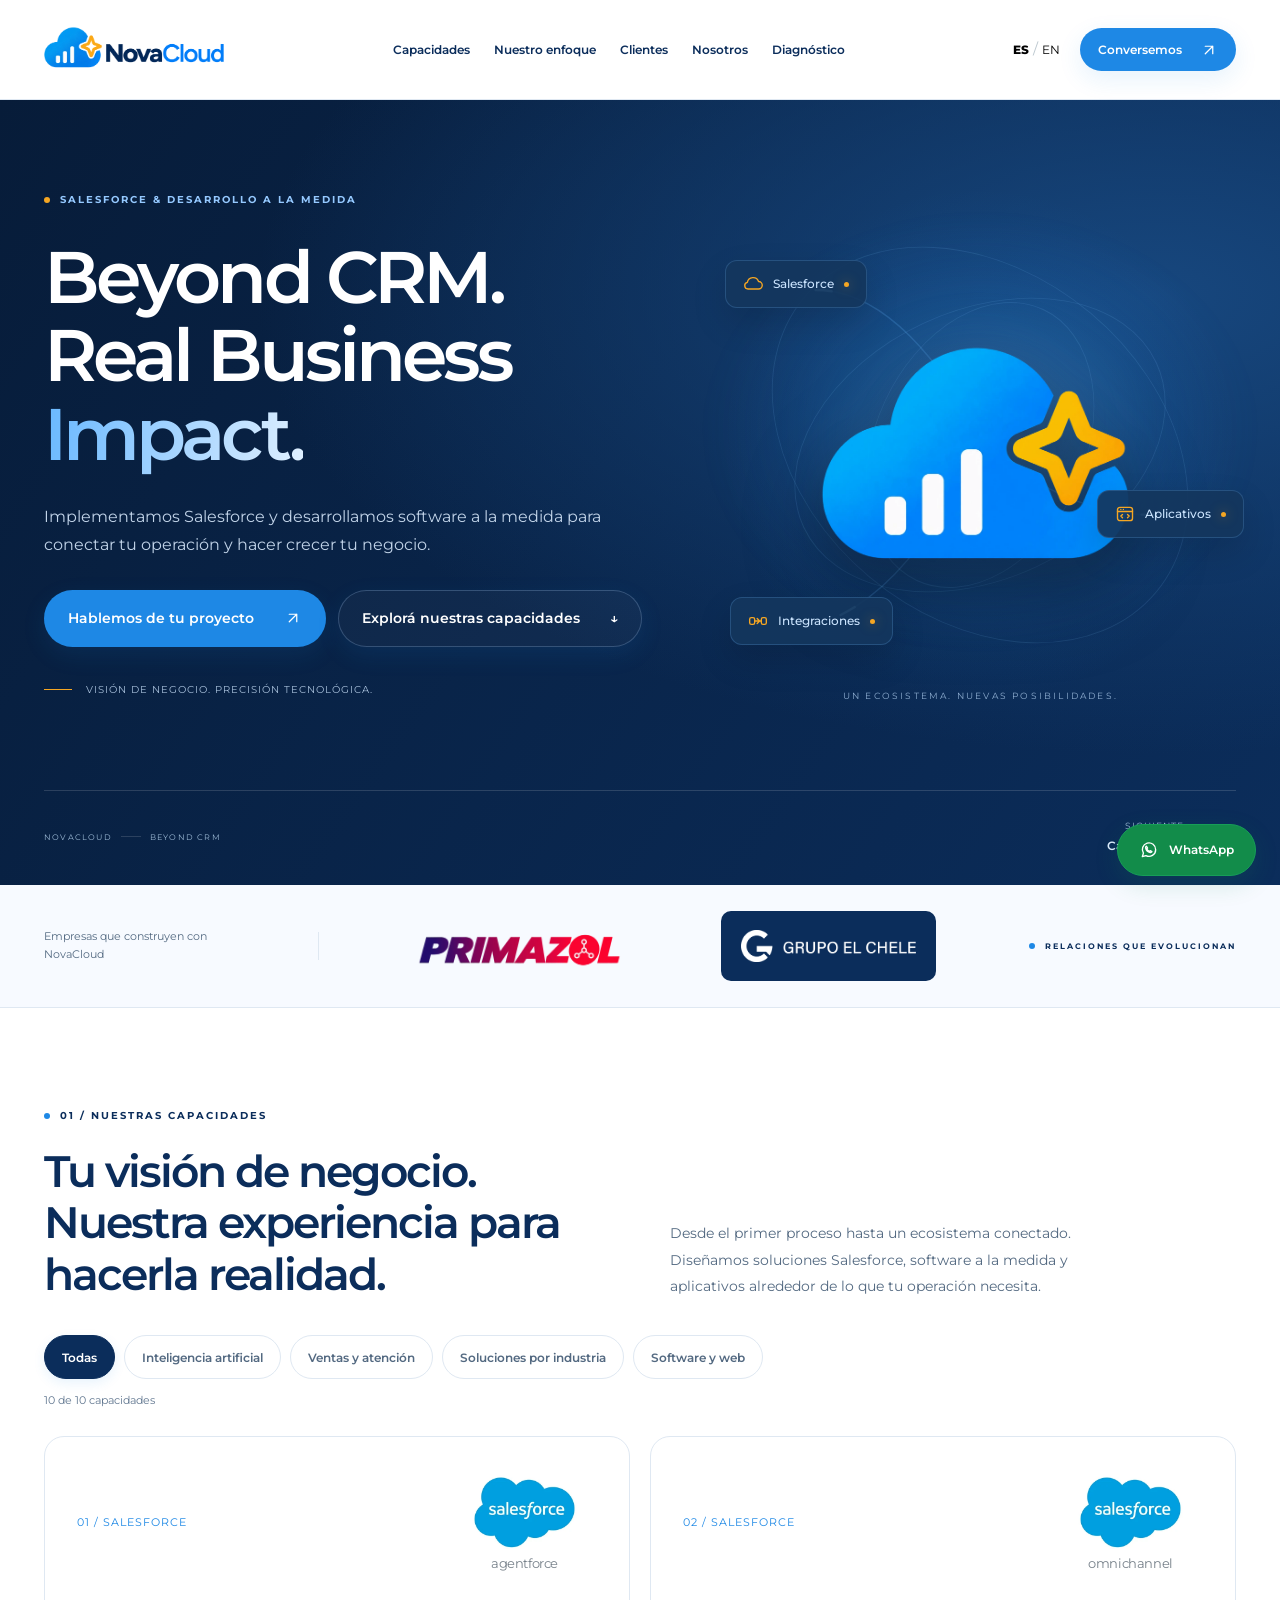
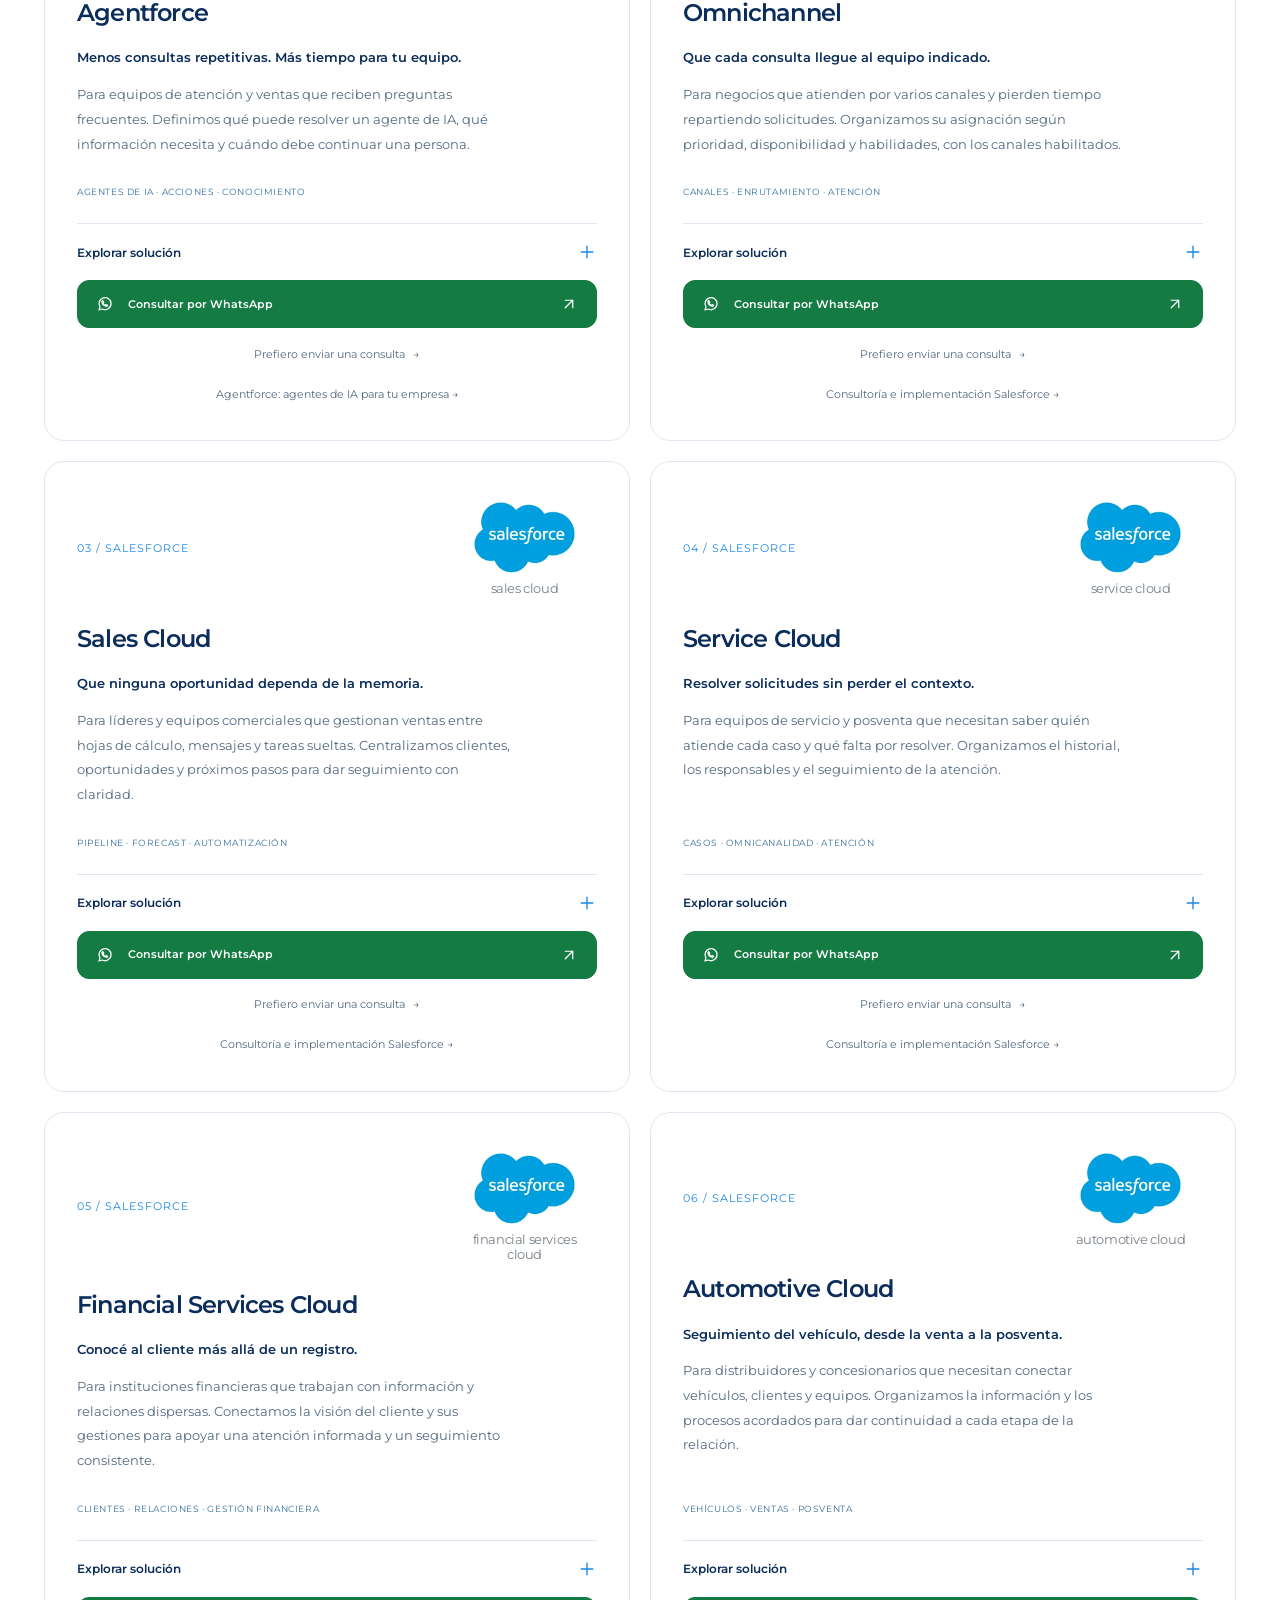
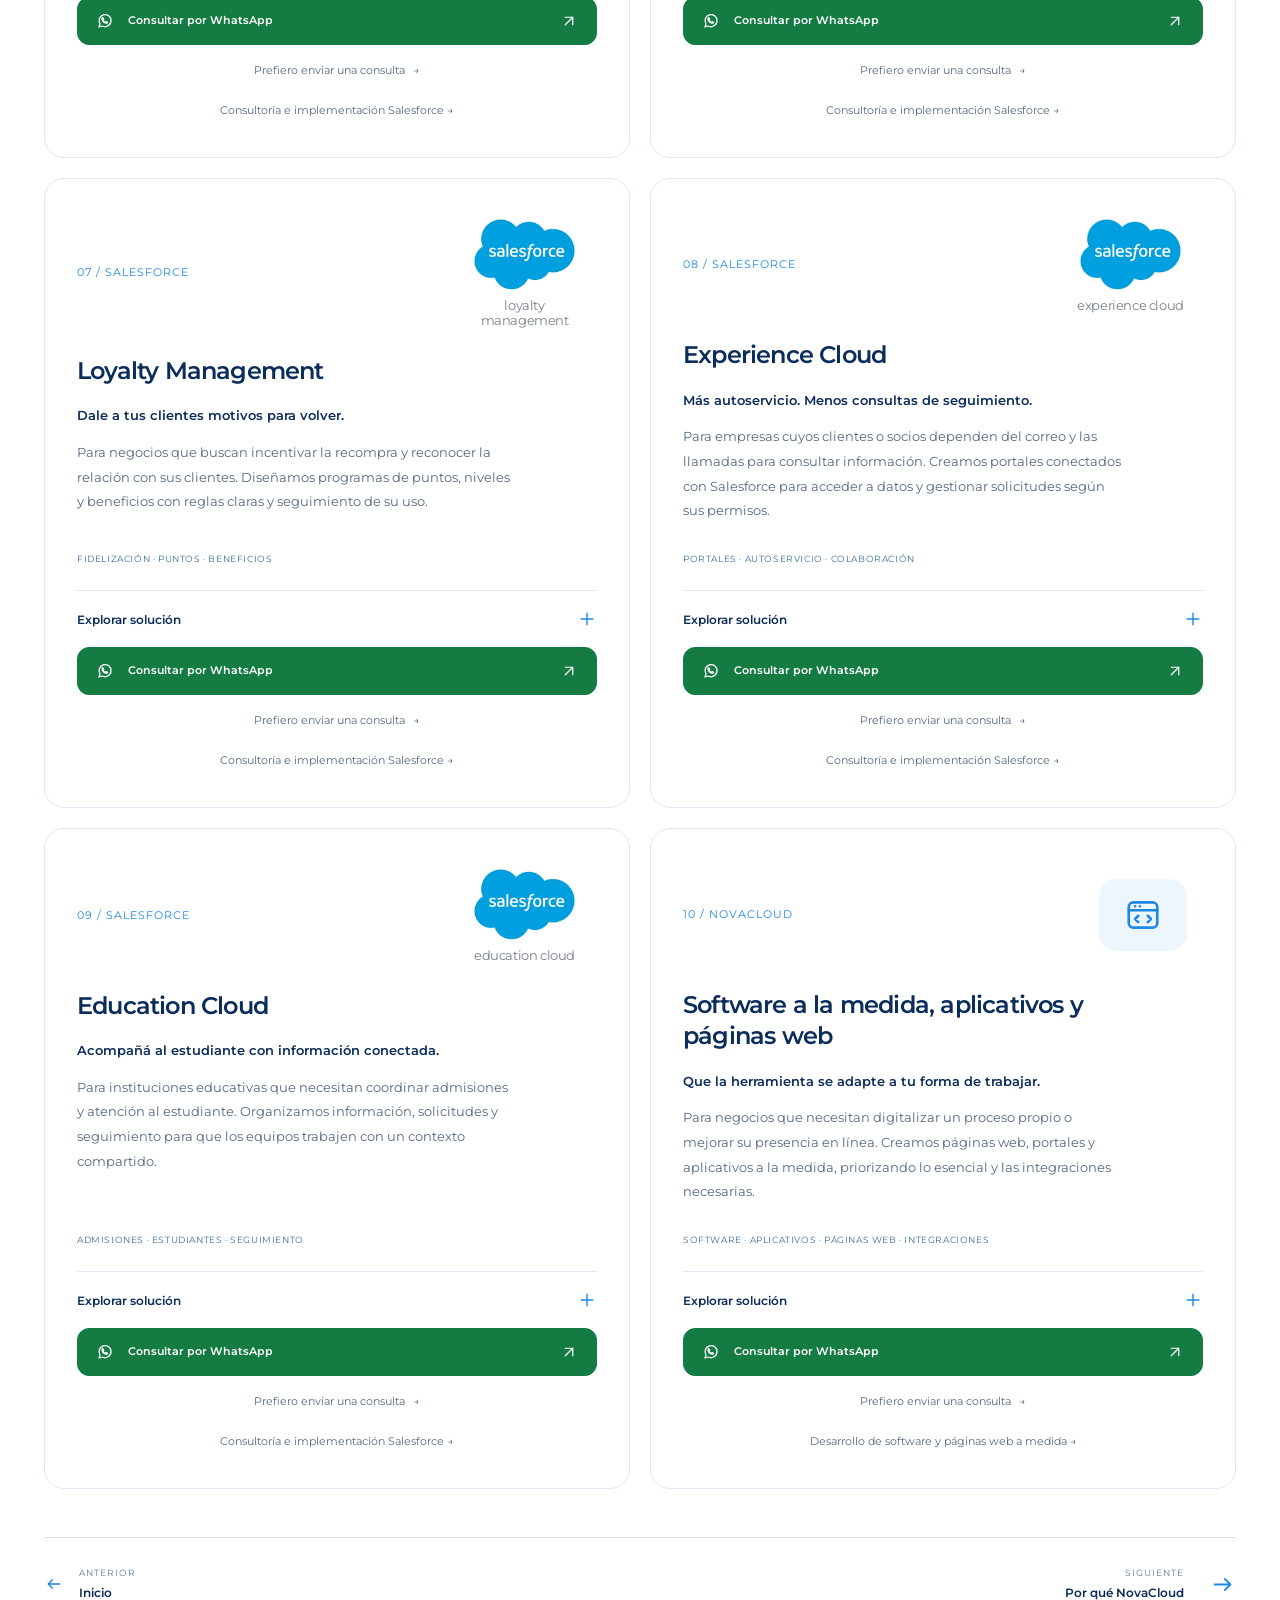
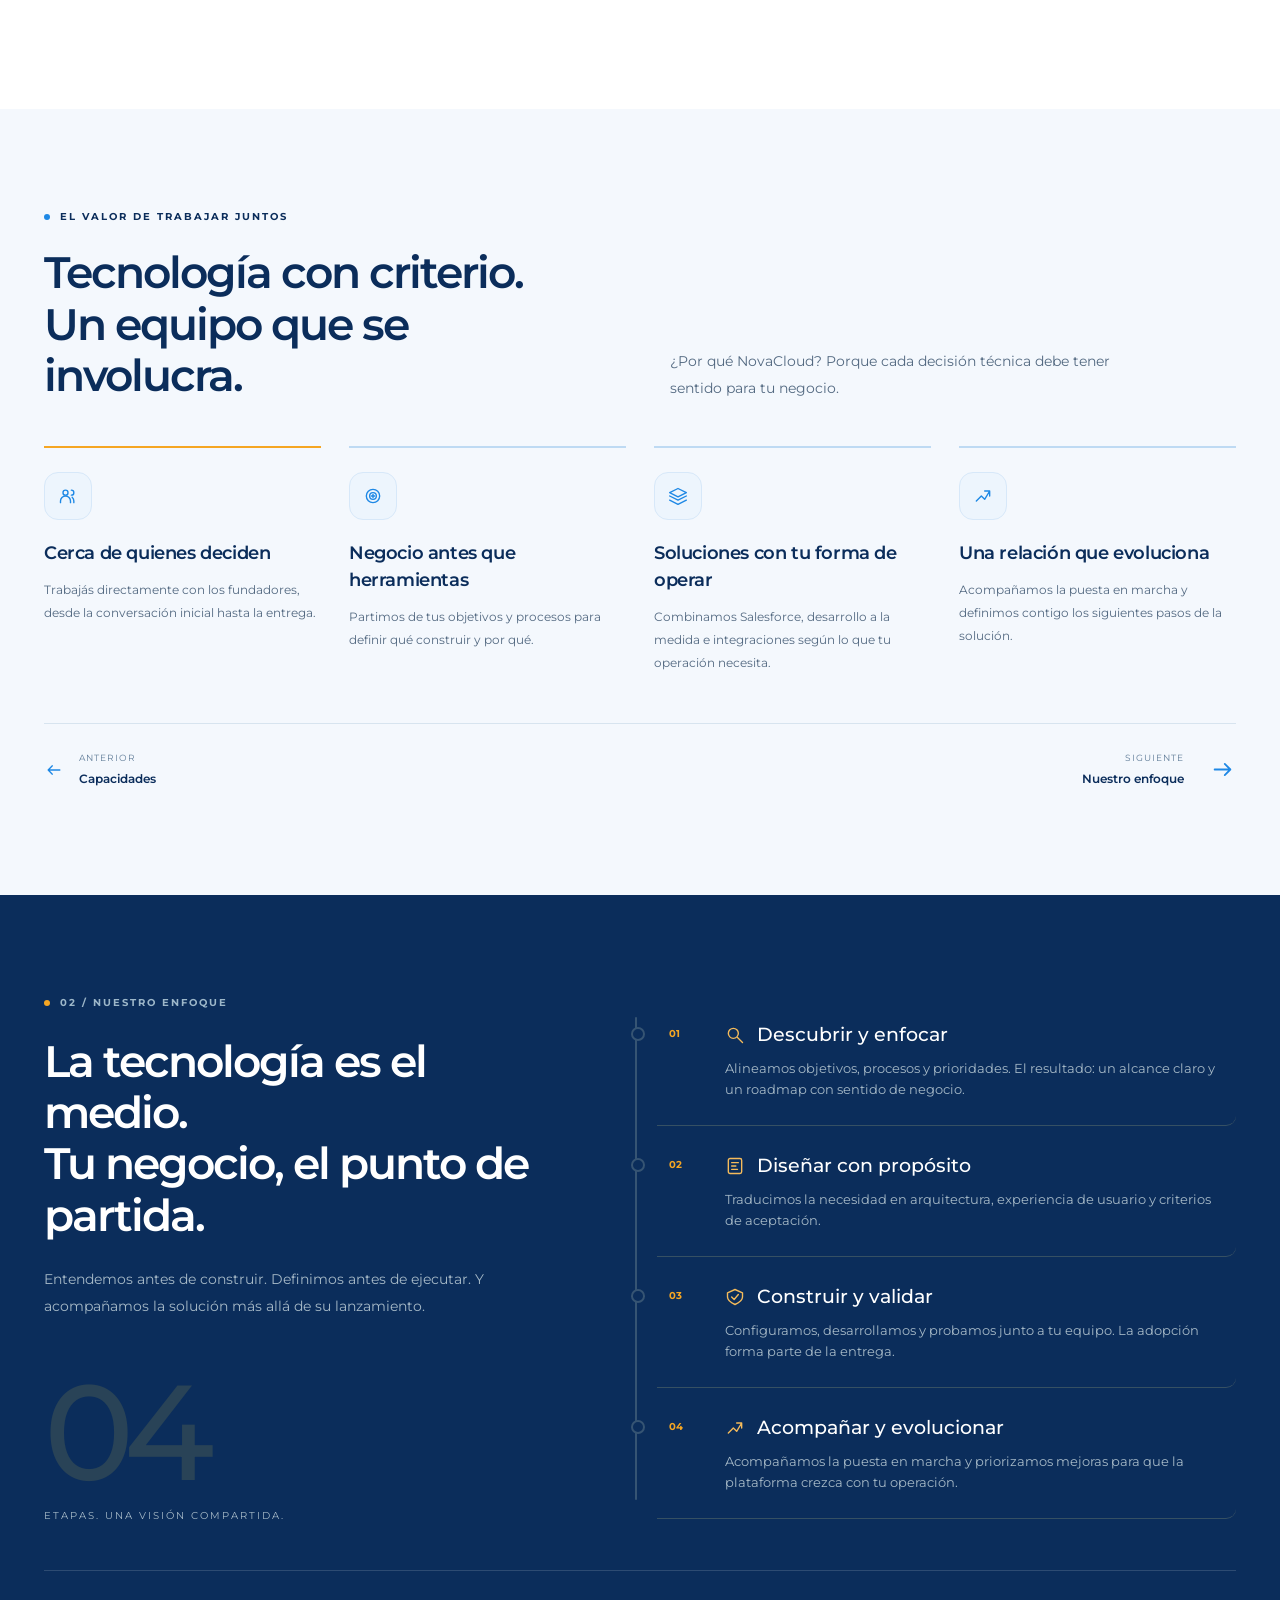
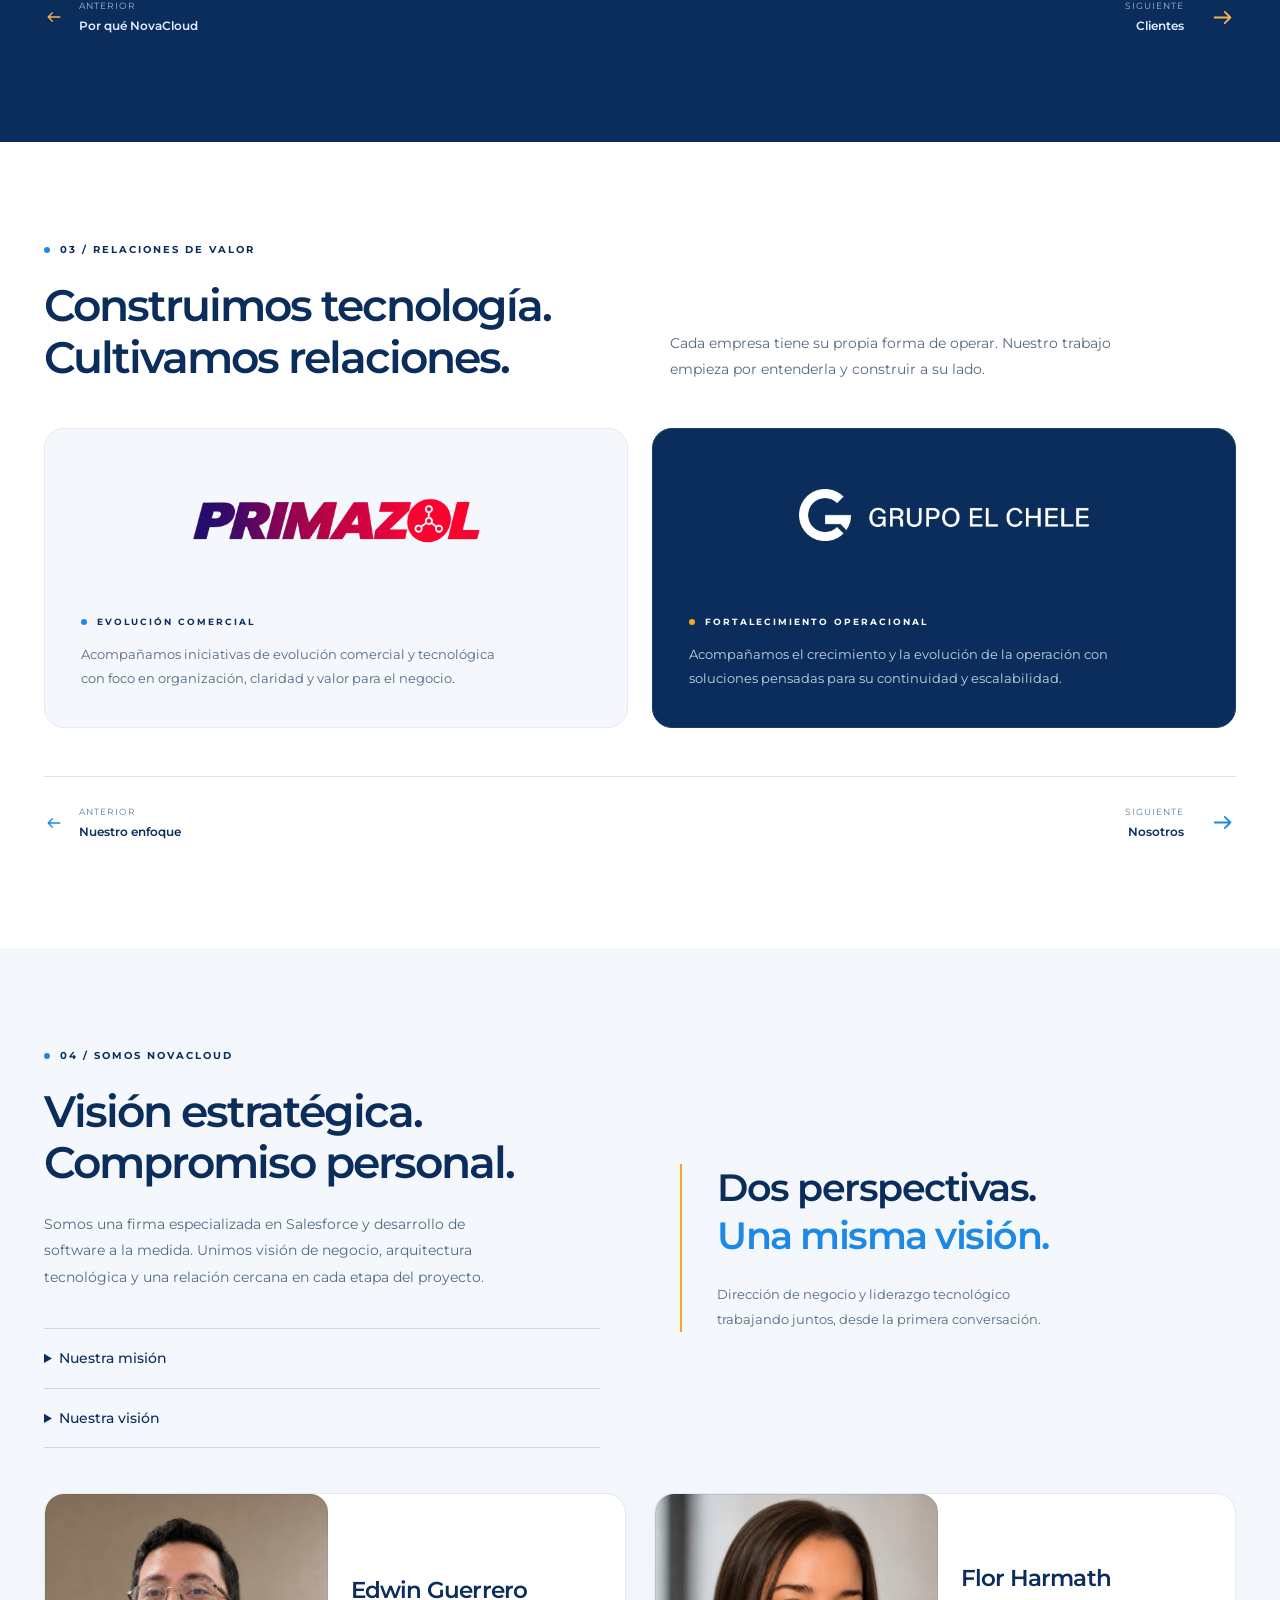
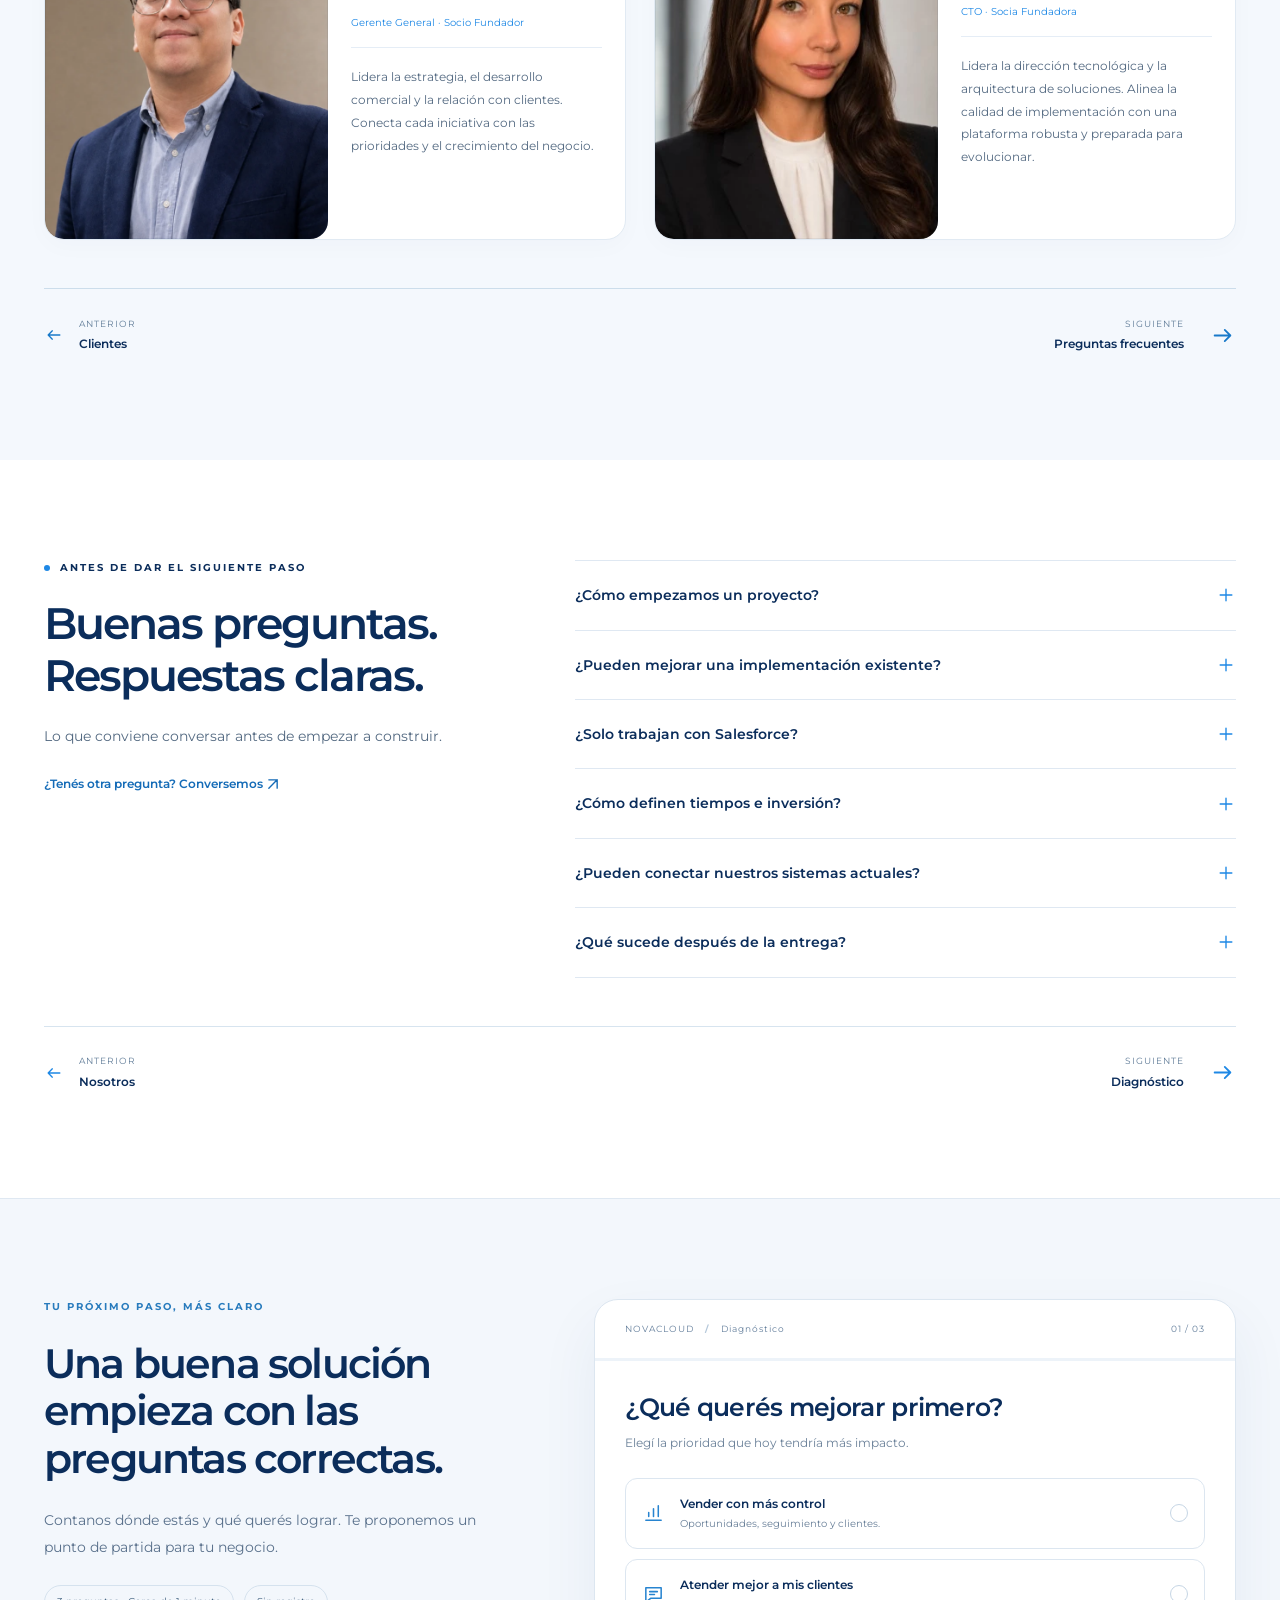
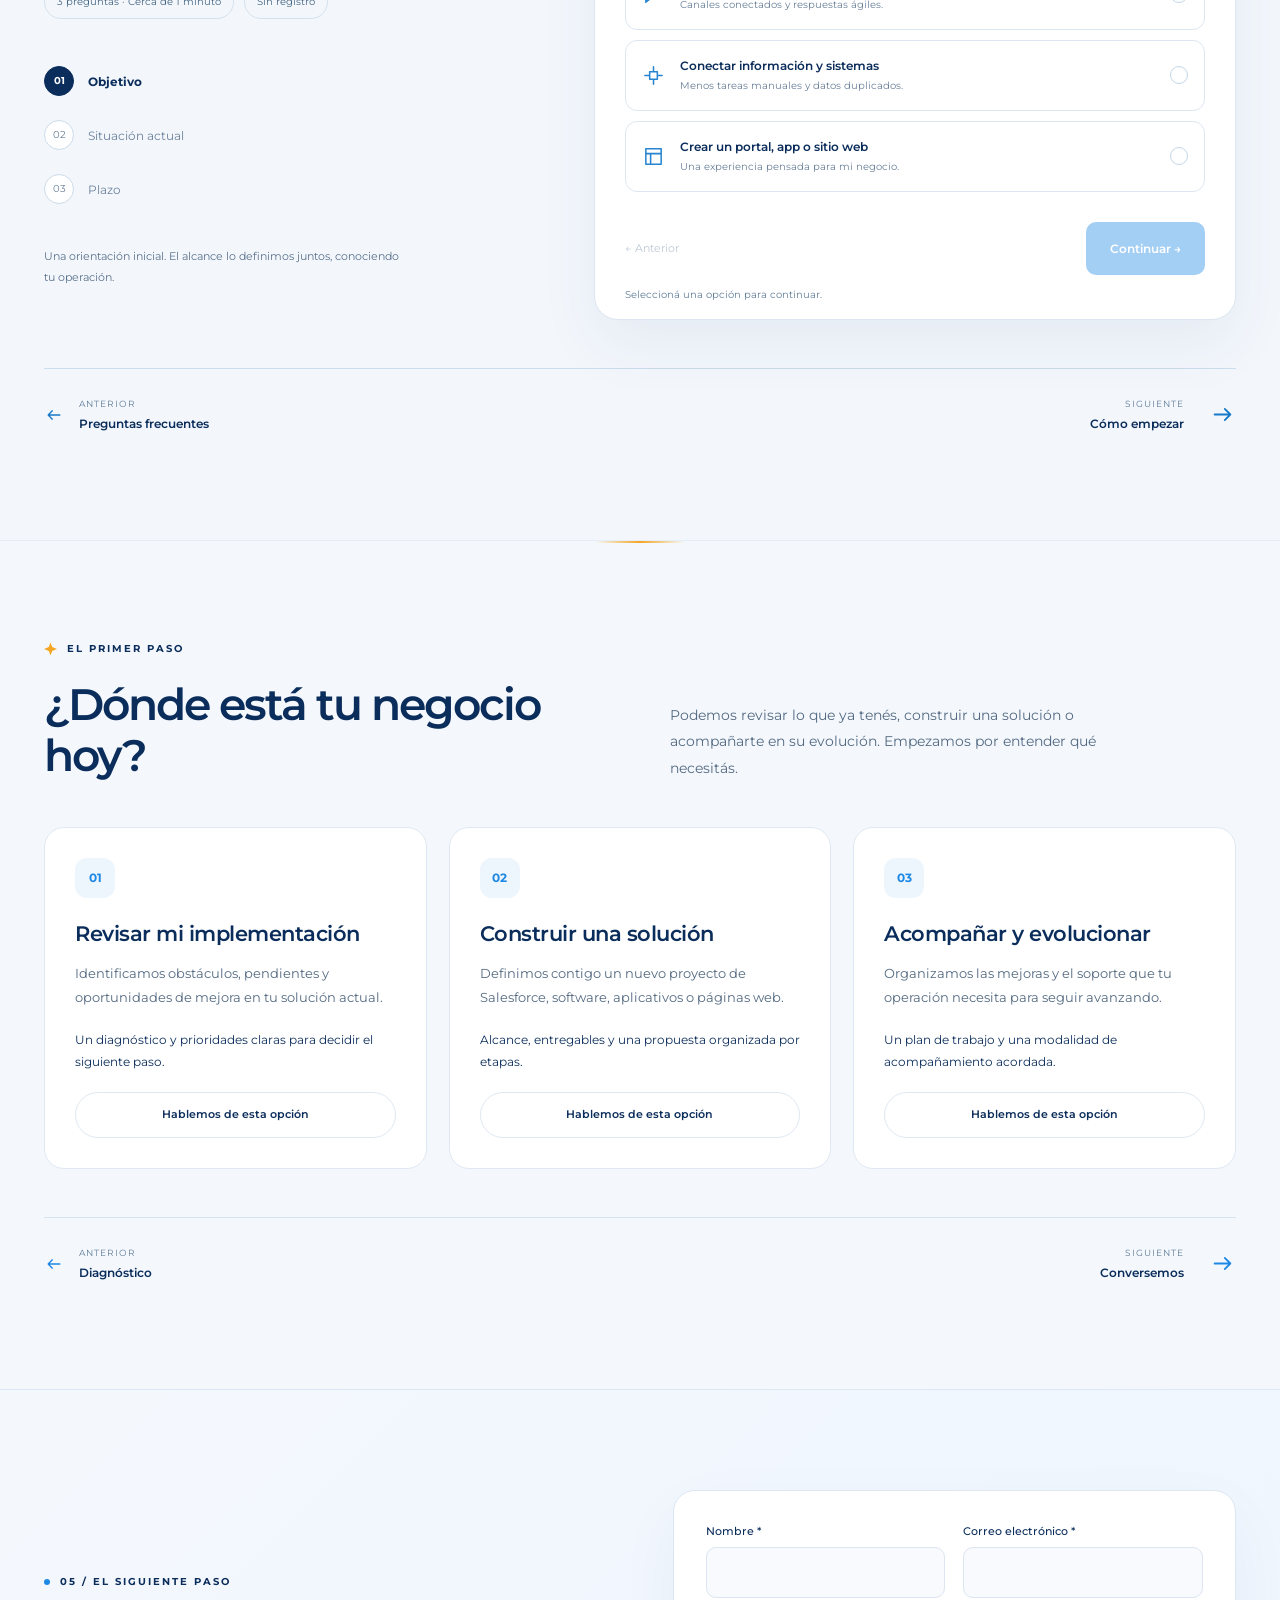
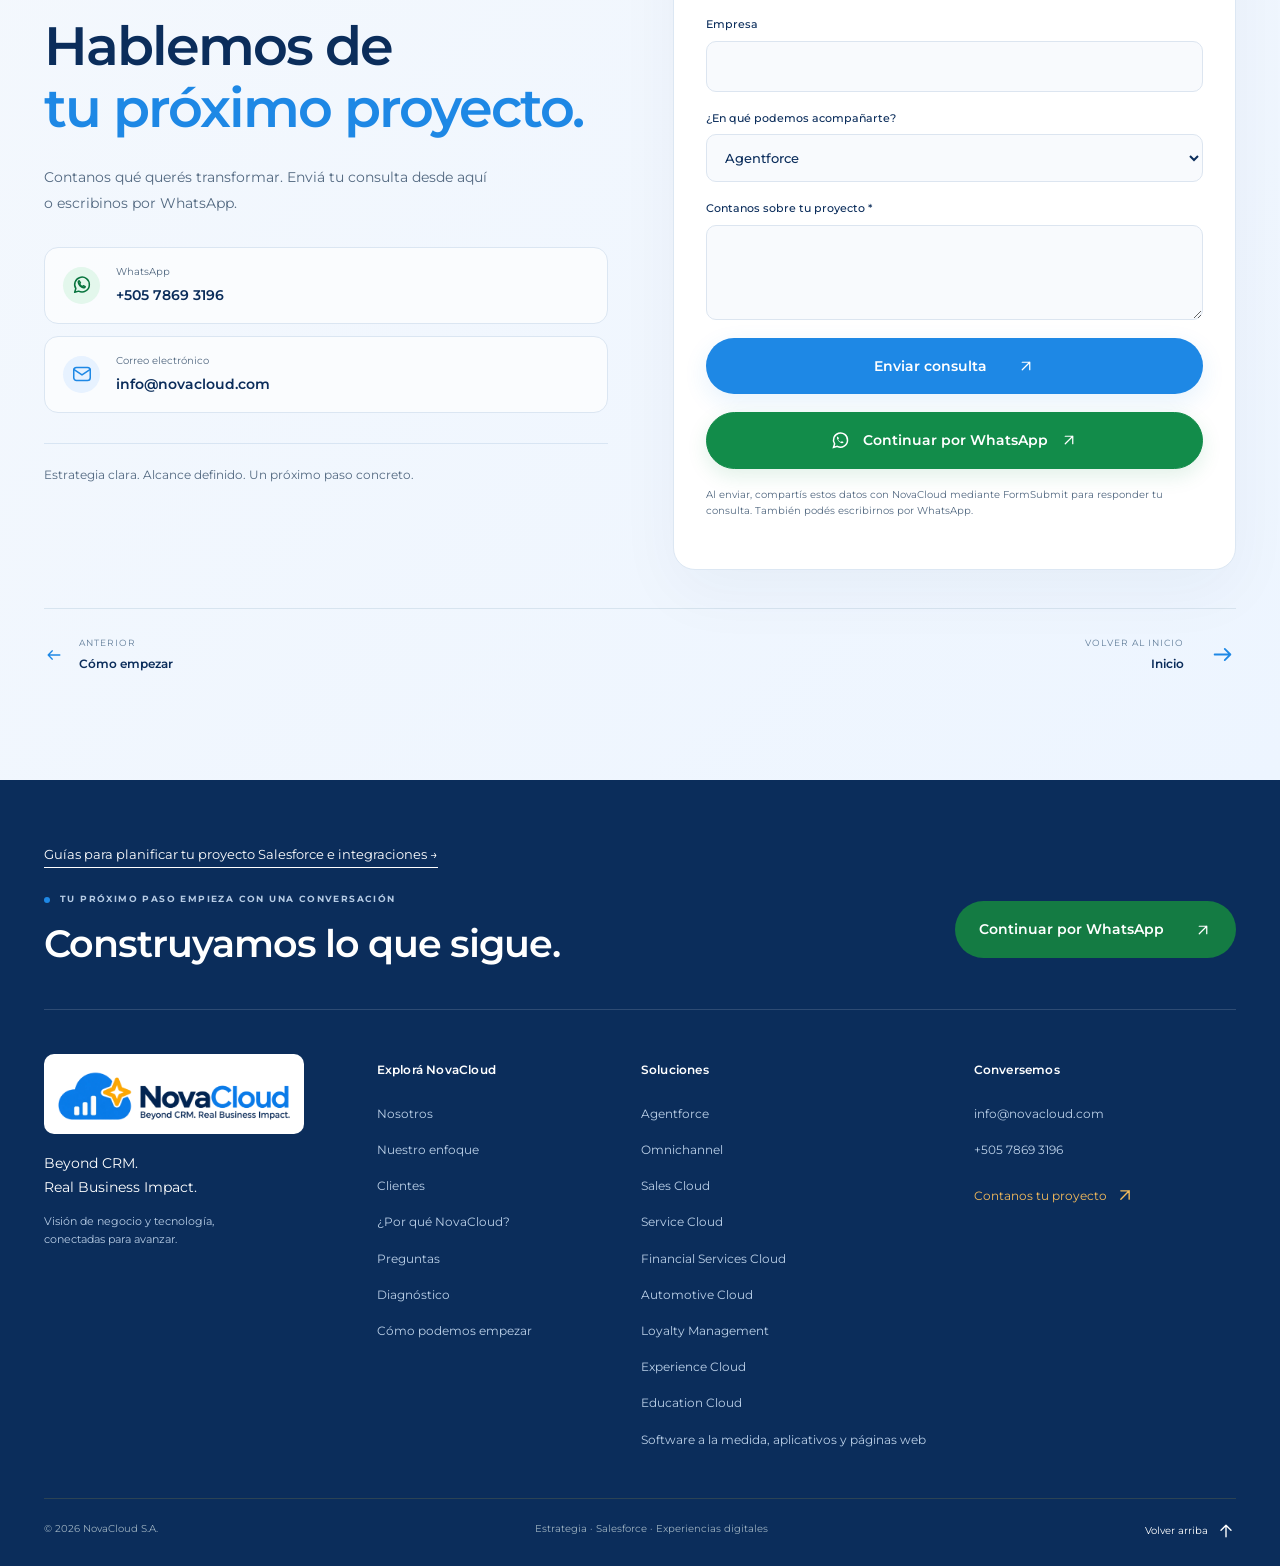
<file: index.html>
<!doctype html><html lang="es"><head><meta charset="utf-8"><meta name="viewport" content="width=device-width,initial-scale=1"><title>NovaCloud | Salesforce, Agentforce y software a medida</title><meta name="description" content="Consultoría Salesforce, Agentforce, integraciones y desarrollo de software y páginas web a medida. NovaCloud conecta procesos, equipos y tecnología."><meta name="theme-color" content="#0b2d5b"><link rel="stylesheet" href="assets/home.a4942e4c696d.css"><link rel="icon" href="assets/favicon-2026.ico" sizes="any"><link rel="icon" type="image/png" sizes="64x64" href="assets/favicon-2026.png"><link rel="apple-touch-icon" href="assets/apple-touch-icon-2026.png"><link rel="canonical" href="https://edmiguedo.github.io/novacloud/"><meta property="og:type" content="website"><meta property="og:locale" content="es_NI"><meta property="og:site_name" content="NovaCloud"><meta property="og:title" content="NovaCloud | Salesforce, Agentforce y software a medida"><meta property="og:description" content="Consultoría Salesforce, Agentforce, integraciones y desarrollo de software y páginas web a medida. NovaCloud conecta procesos, equipos y tecnología."><meta property="og:url" content="https://edmiguedo.github.io/novacloud/"><meta property="og:image" content="https://edmiguedo.github.io/novacloud/assets/novacloud-social-2026.png"><meta property="og:image:width" content="1200"><meta property="og:image:height" content="630"><meta property="og:image:alt" content="NovaCloud — Beyond CRM. Real Business Impact."><meta name="twitter:card" content="summary_large_image"><meta name="twitter:title" content="NovaCloud | Salesforce, Agentforce y software a medida"><meta name="twitter:description" content="Consultoría Salesforce, Agentforce, integraciones y desarrollo de software y páginas web a medida. NovaCloud conecta procesos, equipos y tecnología."><meta name="twitter:image" content="https://edmiguedo.github.io/novacloud/assets/novacloud-social-2026.png"><meta name="robots" content="index,follow,max-image-preview:large"><link rel="preconnect" href="https://fonts.googleapis.com"><link rel="preconnect" href="https://fonts.gstatic.com" crossorigin><link rel="stylesheet" href="https://fonts.googleapis.com/css2?family=Montserrat:wght@400;500;600;700;800&display=swap"><script type="application/ld+json">{"@context": "https://schema.org", "@graph": [{"@type": "Organization", "@id": "https://edmiguedo.github.io/novacloud/#organization", "name": "NovaCloud", "url": "https://edmiguedo.github.io/novacloud/", "logo": "https://edmiguedo.github.io/novacloud/assets/novacloud-logo-2026.webp", "description": "Consultoría Salesforce, Agentforce, integraciones y desarrollo de software y páginas web a medida. NovaCloud conecta procesos, equipos y tecnología."}, {"@type": "WebSite", "@id": "https://edmiguedo.github.io/novacloud/#website", "url": "https://edmiguedo.github.io/novacloud/", "name": "NovaCloud", "inLanguage": "es", "publisher": {"@id": "https://edmiguedo.github.io/novacloud/#organization"}}, {"@type": "WebPage", "@id": "https://edmiguedo.github.io/novacloud/#webpage", "url": "https://edmiguedo.github.io/novacloud/", "name": "NovaCloud | Salesforce, Agentforce y software a medida", "description": "Consultoría Salesforce, Agentforce, integraciones y desarrollo de software y páginas web a medida. NovaCloud conecta procesos, equipos y tecnología.", "inLanguage": "es", "isPartOf": {"@id": "https://edmiguedo.github.io/novacloud/#website"}}]}</script></head><body><div class="brand-loader" aria-hidden="true"><img class="nova-cloud" src="assets/novacloud-mark-2026.webp" alt="" width="700" height="681"><div class="loader-line"></div></div><a class="skip" href="#main"><span data-t="t0">Saltar al contenido</span></a><header><div class="wrap nav"><a class="brand" href="#inicio" aria-label="NovaCloud"><img class="brand-logo" src="assets/novacloud-logo-2026.webp" alt="NovaCloud — Beyond CRM. Real Business Impact." width="1000" height="314"></a><nav id="navigation" aria-label="Principal"><a href="#servicios"><span data-t="t1">Capacidades</span></a><a href="#metodo"><span data-t="t2">Nuestro enfoque</span></a><a href="#clientes"><span data-t="t3">Clientes</span></a><a href="#nosotros"><span data-t="t4">Nosotros</span></a><a href="#diagnostico"><span data-t="diagNav">Diagnóstico</span></a><span class="nav-active-line" aria-hidden="true"></span></nav><div class="actions"><div><button class="lang" data-lang="es" aria-pressed="true">ES</button> <span class="langsep">/</span> <button class="lang" data-lang="en" aria-pressed="false">EN</button></div><a class="btn small" href="#contacto"><span data-t="t5">Conversemos</span> <svg class="nc-icon icon-arrow" viewBox="0 0 24 24" fill="none" stroke="currentColor" stroke-width="1.65" stroke-linecap="round" stroke-linejoin="round" aria-hidden="true" focusable="false"><path d="M7 17 17 7M7 7h10v10"/></svg></a><button class="menu" aria-label="Menú" aria-expanded="false" aria-controls="navigation"><svg class="nc-icon icon-menu" viewBox="0 0 24 24" fill="none" stroke="currentColor" stroke-width="1.65" stroke-linecap="round" stroke-linejoin="round" aria-hidden="true" focusable="false"><path d="M4 6h16M4 12h16M4 18h16"/></svg></button></div></div><div class="page-progress" aria-hidden="true"></div></header><div class="menu-backdrop" aria-hidden="true"></div><main id="main"><section class="hero" id="inicio"><div class="wrap hero-grid"><div class="hero-copy reveal"><div class="eyebrow"><span data-t="t6">Salesforce & desarrollo a la medida</span></div><h1>Beyond CRM.<br>Real Business<br><em>Impact.</em></h1><p><span data-t="t7">Implementamos Salesforce y desarrollamos software a la medida para conectar tu operación y hacer crecer tu negocio.</span></p><div class="hero-ctas"><a class="btn" href="#contacto"><span data-t="t8">Hablemos de tu proyecto</span> <svg class="nc-icon icon-arrow" viewBox="0 0 24 24" fill="none" stroke="currentColor" stroke-width="1.65" stroke-linecap="round" stroke-linejoin="round" aria-hidden="true" focusable="false"><path d="M7 17 17 7M7 7h10v10"/></svg></a><a class="btn outline" href="#servicios"><span data-t="t9">Explorá nuestras capacidades</span> ↓</a></div><div class="hero-note"><i></i><span data-t="t10">Visión de negocio. Precisión tecnológica.</span></div></div><div class="visual ecosystem" aria-label="NovaCloud"><div class="cloud-halo" aria-hidden="true"></div><svg class="connection-map" viewBox="0 0 500 540" aria-hidden="true"><path class="connection-track track-0" d="M85 115 Q170 115 250 260"/><path class="connection-pulse pulse-0" pathLength="100" d="M85 115 Q170 115 250 260"/><path class="connection-track track-1" d="M425 340 Q325 340 250 260"/><path class="connection-pulse pulse-1" pathLength="100" d="M425 340 Q325 340 250 260"/><path class="connection-track track-2" d="M110 440 Q190 400 250 260"/><path class="connection-pulse pulse-2" pathLength="100" d="M110 440 Q190 400 250 260"/></svg><div class="orbit"></div><div class="orbit o2"></div><div class="orbit o3"></div><div class="cloud-depth"><div class="cloud-sculpture"><img class="nova-cloud" src="assets/novacloud-mark-2026.webp" alt="" width="700" height="681"></div></div><a class="visual-tag tag1" href="#servicios"><svg class="nc-icon icon-cloud" viewBox="0 0 24 24" fill="none" stroke="currentColor" stroke-width="1.65" stroke-linecap="round" stroke-linejoin="round" aria-hidden="true" focusable="false"><path d="M6 18a4 4 0 0 1-.8-7.9A7 7 0 0 1 18.7 9a4.5 4.5 0 0 1-.2 9Z"/></svg> Salesforce <i class="node-dot"></i></a><a class="visual-tag tag2" href="#servicios"><svg class="nc-icon icon-app" viewBox="0 0 24 24" fill="none" stroke="currentColor" stroke-width="1.65" stroke-linecap="round" stroke-linejoin="round" aria-hidden="true" focusable="false"><rect x="3" y="4" width="18" height="16" rx="3"/><path d="M3 9h18M7 6.5h.01M10 6.5h.01m-1 6-2 2 2 2m6-4 2 2-2 2"/></svg><span data-t="heroApps">Aplicativos</span><i class="node-dot"></i></a><a class="visual-tag tag3" href="integraciones.html"><svg class="nc-icon icon-connect" viewBox="0 0 24 24" fill="none" stroke="currentColor" stroke-width="1.65" stroke-linecap="round" stroke-linejoin="round" aria-hidden="true" focusable="false"><rect x="2" y="8" width="6" height="8" rx="2"/><rect x="16" y="8" width="6" height="8" rx="2"/><path d="M8 12h8m-5-3 3 3-3 3"/></svg><span data-t="heroIntegrations">Integraciones</span><i class="node-dot"></i></a><div class="visual-caption"><span data-t="t13">Un ecosistema. Nuevas posibilidades.</span></div></div></div><div class="wrap section-wayfinding" role="navigation" aria-label="Navegación de sección: Inicio" data-section-nav="0"><span class="section-nav-signature" aria-hidden="true">NOVACLOUD <i></i> BEYOND CRM</span><a class="section-next" href="#servicios"><span><small data-t="sectionNext">Siguiente</small><strong data-t="sectionName1">Capacidades</strong></span><svg viewBox="0 0 24 24" fill="none" stroke="currentColor" stroke-width="1.6" stroke-linecap="round" stroke-linejoin="round" aria-hidden="true"><path d="M5 12h14m-5-5 5 5-5 5"/></svg></a></div></section><div class="trust"><div class="wrap trust-inner"><p><span data-t="t14">Empresas que construyen con NovaCloud</span></p><span class="trust-line"></span><img class="trust-logo primazol-logo" src="assets/primazol.webp" alt="Primazol" width="2048" height="684"><span class="gec-trust"><img class="trust-logo" src="assets/gec.webp" alt="Grupo El Chele" width="2048" height="367"></span><span class="eyebrow"><span data-t="t15">Relaciones que evolucionan</span></span></div></div><section class="space" id="servicios"><div class="wrap"><div class="eyebrow"><span data-t="t16">01 / Nuestras capacidades</span></div><div class="section-head"><h2><span data-t="t17">Tu visión de negocio.<br>Nuestra experiencia para hacerla realidad.</span></h2><p class="muted"><span data-t="t18">Desde el primer proceso hasta un ecosistema conectado. Diseñamos soluciones Salesforce, software a la medida y aplicativos alrededor de lo que tu operación necesita.</span></p></div><div class="capability-tools"><div class="capability-filters" role="group" aria-label="Filtrar capacidades / Filter capabilities"><button type="button" data-filter="all" aria-pressed="true"><span data-t="filter_all">Todas</span></button><button type="button" data-filter="ai" aria-pressed="false"><span data-t="filter_ai">Inteligencia artificial</span></button><button type="button" data-filter="service" aria-pressed="false"><span data-t="filter_service">Ventas y atención</span></button><button type="button" data-filter="industry" aria-pressed="false"><span data-t="filter_industry">Soluciones por industria</span></button><button type="button" data-filter="software" aria-pressed="false"><span data-t="filter_software">Software y web</span></button></div><p id="capability-count" role="status" aria-live="polite"></p></div><div class="service-grid"><article class="service" id="solucion-agentforce" data-category="ai"><div class="service-top"><span class="service-number">01 / Salesforce</span><div class="cloud-badge product-brand"><svg viewBox="30 40 340 240" role="img" aria-label="Salesforce" focusable="false"><image href="assets/salesforce-reference.webp" width="400" height="400"/></svg><span class="product-name">agentforce</span></div></div><h3 data-t="agentforce_s00">Agentforce</h3><h4 data-t="agentforce_s01">Menos consultas repetitivas. Más tiempo para tu equipo.</h4><p data-t="agentforce_s02">Para equipos de atención y ventas que reciben preguntas frecuentes. Definimos qué puede resolver un agente de IA, qué información necesita y cuándo debe continuar una persona.</p><div class="tags" data-t="agentforce_s03">Agentes de IA · Acciones · Conocimiento</div><details class="service-details"><summary><span data-t="agentforce_detail0">Explorar solución</span><svg class="nc-icon icon-plus" viewBox="0 0 24 24" fill="none" stroke="currentColor" stroke-width="1.65" stroke-linecap="round" stroke-linejoin="round" aria-hidden="true" focusable="false"><path d="M12 5v14M5 12h14"/></svg></summary><div class="detail-body"><h5><span data-t="agentforce_problemLabel0">Lo que podemos resolver</span></h5><p><span data-t="agentforce_problem0">Consultas repetitivas y procesos que necesitan respuestas con contexto.</span></p><h5><span data-t="agentforce_scopeLabel0">Qué podemos construir</span></h5><p><span data-t="agentforce_scope0">Agentes, fuentes de conocimiento, acciones e integración con procesos de Salesforce.</span></p><div class="example-box"><h5><span data-t="agentforce_exLabel0">Una posible solución</span></h5><p><span data-t="agentforce_exText0">Un agente que responde consultas, registra solicitudes y deriva al equipo humano.</span></p></div><p class="scope-note"><span data-t="agentforce_delivery0">Definimos juntos el alcance, construimos por etapas y validamos con tu equipo antes de la entrega.</span></p></div></details><a class="service-cta service-whatsapp" href="https://wa.me/50578693196?text=Hola%2C%20equipo%20de%20NovaCloud.%20Me%20interesa%20Agentforce.%20Quisiera%20conversar%20sobre%20mi%20proyecto." target="_blank" rel="noopener noreferrer" data-wa-service="0"><svg class="nc-icon icon-chat" viewBox="0 0 24 24" fill="none" stroke="currentColor" stroke-width="1.65" stroke-linecap="round" stroke-linejoin="round" aria-hidden="true" focusable="false"><path d="M20 11.6a8 8 0 0 1-11.7 7.1L4 20l1.3-4.2A8 8 0 1 1 20 11.6Z"/><path d="M9 7.5c-.7 0-1.2 1-1 2 .4 2.4 3 5 5.5 5.5 1 .2 2-.5 2-1.2l-2-1-1 1c-1.5-.6-2.7-1.7-3.2-3.2l1-1L9 7.5Z"/></svg><span data-t="waService">Consultar por WhatsApp</span><svg class="nc-icon icon-arrow" viewBox="0 0 24 24" fill="none" stroke="currentColor" stroke-width="1.65" stroke-linecap="round" stroke-linejoin="round" aria-hidden="true" focusable="false"><path d="M7 17 17 7M7 7h10v10"/></svg></a><a class="form-service-link" href="#contacto" data-service="Agentforce"><span data-t="askForm">Prefiero enviar una consulta</span> <span aria-hidden="true">→</span></a><a class="form-service-link" href="agentforce.html">Agentforce: agentes de IA para tu empresa →</a></article><article class="service" id="solucion-omnichannel" data-category="service"><div class="service-top"><span class="service-number">02 / Salesforce</span><div class="cloud-badge product-brand"><svg viewBox="30 40 340 240" role="img" aria-label="Salesforce" focusable="false"><image href="assets/salesforce-reference.webp" width="400" height="400"/></svg><span class="product-name">omnichannel</span></div></div><h3 data-t="omnichannel_s00">Omnichannel</h3><h4 data-t="omnichannel_s01">Que cada consulta llegue al equipo indicado.</h4><p data-t="omnichannel_s02">Para negocios que atienden por varios canales y pierden tiempo repartiendo solicitudes. Organizamos su asignación según prioridad, disponibilidad y habilidades, con los canales habilitados.</p><div class="tags" data-t="omnichannel_s03">Canales · Enrutamiento · Atención</div><details class="service-details"><summary><span data-t="omnichannel_detail0">Explorar solución</span><svg class="nc-icon icon-plus" viewBox="0 0 24 24" fill="none" stroke="currentColor" stroke-width="1.65" stroke-linecap="round" stroke-linejoin="round" aria-hidden="true" focusable="false"><path d="M12 5v14M5 12h14"/></svg></summary><div class="detail-body"><h5><span data-t="omnichannel_problemLabel0">Lo que podemos resolver</span></h5><p><span data-t="omnichannel_problem0">Conversaciones dispersas y asignaciones manuales que retrasan la atención.</span></p><h5><span data-t="omnichannel_scopeLabel0">Qué podemos construir</span></h5><p><span data-t="omnichannel_scope0">Colas, estados de presencia, reglas de asignación y flujos de atención entre canales.</span></p><div class="example-box"><h5><span data-t="omnichannel_exLabel0">Una posible solución</span></h5><p><span data-t="omnichannel_exText0">Consultas de web y WhatsApp enrutadas al equipo adecuado, según los canales habilitados.</span></p></div><p class="scope-note"><span data-t="omnichannel_delivery0">Definimos juntos el alcance, construimos por etapas y validamos con tu equipo antes de la entrega.</span></p></div></details><a class="service-cta service-whatsapp" href="https://wa.me/50578693196?text=Hola%2C%20equipo%20de%20NovaCloud.%20Me%20interesa%20Omnichannel.%20Quisiera%20conversar%20sobre%20mi%20proyecto." target="_blank" rel="noopener noreferrer" data-wa-service="1"><svg class="nc-icon icon-chat" viewBox="0 0 24 24" fill="none" stroke="currentColor" stroke-width="1.65" stroke-linecap="round" stroke-linejoin="round" aria-hidden="true" focusable="false"><path d="M20 11.6a8 8 0 0 1-11.7 7.1L4 20l1.3-4.2A8 8 0 1 1 20 11.6Z"/><path d="M9 7.5c-.7 0-1.2 1-1 2 .4 2.4 3 5 5.5 5.5 1 .2 2-.5 2-1.2l-2-1-1 1c-1.5-.6-2.7-1.7-3.2-3.2l1-1L9 7.5Z"/></svg><span data-t="waService">Consultar por WhatsApp</span><svg class="nc-icon icon-arrow" viewBox="0 0 24 24" fill="none" stroke="currentColor" stroke-width="1.65" stroke-linecap="round" stroke-linejoin="round" aria-hidden="true" focusable="false"><path d="M7 17 17 7M7 7h10v10"/></svg></a><a class="form-service-link" href="#contacto" data-service="Omnichannel"><span data-t="askForm">Prefiero enviar una consulta</span> <span aria-hidden="true">→</span></a><a class="form-service-link" href="consultoria-salesforce.html">Consultoría e implementación Salesforce →</a></article><article class="service" id="solucion-0" data-category="service"><div class="service-top"><span class="service-number">03 / Salesforce</span><div class="cloud-badge product-brand"><svg viewBox="30 40 340 240" role="img" aria-label="Salesforce" focusable="false"><image href="assets/salesforce-reference.webp" width="400" height="400"/></svg><span class="product-name">sales cloud</span></div></div><h3 data-t="s00">Sales Cloud</h3><h4 data-t="s01">Que ninguna oportunidad dependa de la memoria.</h4><p data-t="s02">Para líderes y equipos comerciales que gestionan ventas entre hojas de cálculo, mensajes y tareas sueltas. Centralizamos clientes, oportunidades y próximos pasos para dar seguimiento con claridad.</p><div class="tags" data-t="s03">Pipeline · Forecast · Automatización</div><details class="service-details"><summary><span data-t="detail0">Explorar solución</span><svg class="nc-icon icon-plus" viewBox="0 0 24 24" fill="none" stroke="currentColor" stroke-width="1.65" stroke-linecap="round" stroke-linejoin="round" aria-hidden="true" focusable="false"><path d="M12 5v14M5 12h14"/></svg></summary><div class="detail-body"><h5><span data-t="problemLabel0">Lo que podemos resolver</span></h5><p><span data-t="problem0">Oportunidades sin seguimiento, información dispersa y tareas comerciales manuales.</span></p><h5><span data-t="scopeLabel0">Qué podemos construir</span></h5><p><span data-t="scope0">Pipeline, automatizaciones comerciales, reportes y tableros de gestión.</span></p><div class="example-box"><h5><span data-t="exLabel0">Una posible solución</span></h5><p><span data-t="exText0">Pipeline comercial con alertas de oportunidades y aprobaciones de descuentos.</span></p></div><p class="scope-note"><span data-t="delivery0">Definimos juntos el alcance, construimos por etapas y validamos con tu equipo antes de la entrega.</span></p></div></details><a class="service-cta service-whatsapp" href="https://wa.me/50578693196?text=Hola%2C%20equipo%20de%20NovaCloud.%20Me%20interesa%20Sales%20Cloud.%20Quisiera%20conversar%20sobre%20mi%20proyecto." target="_blank" rel="noopener noreferrer" data-wa-service="2"><svg class="nc-icon icon-chat" viewBox="0 0 24 24" fill="none" stroke="currentColor" stroke-width="1.65" stroke-linecap="round" stroke-linejoin="round" aria-hidden="true" focusable="false"><path d="M20 11.6a8 8 0 0 1-11.7 7.1L4 20l1.3-4.2A8 8 0 1 1 20 11.6Z"/><path d="M9 7.5c-.7 0-1.2 1-1 2 .4 2.4 3 5 5.5 5.5 1 .2 2-.5 2-1.2l-2-1-1 1c-1.5-.6-2.7-1.7-3.2-3.2l1-1L9 7.5Z"/></svg><span data-t="waService">Consultar por WhatsApp</span><svg class="nc-icon icon-arrow" viewBox="0 0 24 24" fill="none" stroke="currentColor" stroke-width="1.65" stroke-linecap="round" stroke-linejoin="round" aria-hidden="true" focusable="false"><path d="M7 17 17 7M7 7h10v10"/></svg></a><a class="form-service-link" href="#contacto" data-service="Sales Cloud"><span data-t="askForm">Prefiero enviar una consulta</span> <span aria-hidden="true">→</span></a><a class="form-service-link" href="consultoria-salesforce.html">Consultoría e implementación Salesforce →</a></article><article class="service" id="solucion-1" data-category="service"><div class="service-top"><span class="service-number">04 / Salesforce</span><div class="cloud-badge product-brand"><svg viewBox="30 40 340 240" role="img" aria-label="Salesforce" focusable="false"><image href="assets/salesforce-reference.webp" width="400" height="400"/></svg><span class="product-name">service cloud</span></div></div><h3 data-t="s10">Service Cloud</h3><h4 data-t="s11">Resolver solicitudes sin perder el contexto.</h4><p data-t="s12">Para equipos de servicio y posventa que necesitan saber quién atiende cada caso y qué falta por resolver. Organizamos el historial, los responsables y el seguimiento de la atención.</p><div class="tags" data-t="s13">Casos · Omnicanalidad · Atención</div><details class="service-details"><summary><span data-t="detail1">Explorar solución</span><svg class="nc-icon icon-plus" viewBox="0 0 24 24" fill="none" stroke="currentColor" stroke-width="1.65" stroke-linecap="round" stroke-linejoin="round" aria-hidden="true" focusable="false"><path d="M12 5v14M5 12h14"/></svg></summary><div class="detail-body"><h5><span data-t="problemLabel1">Lo que podemos resolver</span></h5><p><span data-t="problem1">Consultas en distintos canales y poca visibilidad sobre el estado de atención.</span></p><h5><span data-t="scopeLabel1">Qué podemos construir</span></h5><p><span data-t="scope1">Gestión de casos, enrutamiento, flujos de atención y seguimiento de indicadores.</span></p><div class="example-box"><h5><span data-t="exLabel1">Una posible solución</span></h5><p><span data-t="exText1">Centro de atención con asignación de casos, prioridades y seguimiento.</span></p></div><p class="scope-note"><span data-t="delivery1">Definimos juntos el alcance, construimos por etapas y validamos con tu equipo antes de la entrega.</span></p></div></details><a class="service-cta service-whatsapp" href="https://wa.me/50578693196?text=Hola%2C%20equipo%20de%20NovaCloud.%20Me%20interesa%20Service%20Cloud.%20Quisiera%20conversar%20sobre%20mi%20proyecto." target="_blank" rel="noopener noreferrer" data-wa-service="3"><svg class="nc-icon icon-chat" viewBox="0 0 24 24" fill="none" stroke="currentColor" stroke-width="1.65" stroke-linecap="round" stroke-linejoin="round" aria-hidden="true" focusable="false"><path d="M20 11.6a8 8 0 0 1-11.7 7.1L4 20l1.3-4.2A8 8 0 1 1 20 11.6Z"/><path d="M9 7.5c-.7 0-1.2 1-1 2 .4 2.4 3 5 5.5 5.5 1 .2 2-.5 2-1.2l-2-1-1 1c-1.5-.6-2.7-1.7-3.2-3.2l1-1L9 7.5Z"/></svg><span data-t="waService">Consultar por WhatsApp</span><svg class="nc-icon icon-arrow" viewBox="0 0 24 24" fill="none" stroke="currentColor" stroke-width="1.65" stroke-linecap="round" stroke-linejoin="round" aria-hidden="true" focusable="false"><path d="M7 17 17 7M7 7h10v10"/></svg></a><a class="form-service-link" href="#contacto" data-service="Service Cloud"><span data-t="askForm">Prefiero enviar una consulta</span> <span aria-hidden="true">→</span></a><a class="form-service-link" href="consultoria-salesforce.html">Consultoría e implementación Salesforce →</a></article><article class="service" id="solucion-2" data-category="industry"><div class="service-top"><span class="service-number">05 / Salesforce</span><div class="cloud-badge product-brand"><svg viewBox="30 40 340 240" role="img" aria-label="Salesforce" focusable="false"><image href="assets/salesforce-reference.webp" width="400" height="400"/></svg><span class="product-name">financial services cloud</span></div></div><h3 data-t="s20">Financial Services Cloud</h3><h4 data-t="s21">Conocé al cliente más allá de un registro.</h4><p data-t="s22">Para instituciones financieras que trabajan con información y relaciones dispersas. Conectamos la visión del cliente y sus gestiones para apoyar una atención informada y un seguimiento consistente.</p><div class="tags" data-t="s23">Clientes · Relaciones · Gestión financiera</div><details class="service-details"><summary><span data-t="detail2">Explorar solución</span><svg class="nc-icon icon-plus" viewBox="0 0 24 24" fill="none" stroke="currentColor" stroke-width="1.65" stroke-linecap="round" stroke-linejoin="round" aria-hidden="true" focusable="false"><path d="M12 5v14M5 12h14"/></svg></summary><div class="detail-body"><h5><span data-t="problemLabel2">Lo que podemos resolver</span></h5><p><span data-t="problem2">Información de clientes y relaciones que necesita una visión unificada.</span></p><h5><span data-t="scopeLabel2">Qué podemos construir</span></h5><p><span data-t="scope2">Modelo de relaciones, procesos de atención y vistas adaptadas al equipo financiero.</span></p><div class="example-box"><h5><span data-t="exLabel2">Una posible solución</span></h5><p><span data-t="exText2">Vista integral del cliente con relaciones, gestiones y seguimiento del equipo.</span></p></div><p class="scope-note"><span data-t="delivery2">Definimos juntos el alcance, construimos por etapas y validamos con tu equipo antes de la entrega.</span></p></div></details><a class="service-cta service-whatsapp" href="https://wa.me/50578693196?text=Hola%2C%20equipo%20de%20NovaCloud.%20Me%20interesa%20Financial%20Services%20Cloud.%20Quisiera%20conversar%20sobre%20mi%20proyecto." target="_blank" rel="noopener noreferrer" data-wa-service="4"><svg class="nc-icon icon-chat" viewBox="0 0 24 24" fill="none" stroke="currentColor" stroke-width="1.65" stroke-linecap="round" stroke-linejoin="round" aria-hidden="true" focusable="false"><path d="M20 11.6a8 8 0 0 1-11.7 7.1L4 20l1.3-4.2A8 8 0 1 1 20 11.6Z"/><path d="M9 7.5c-.7 0-1.2 1-1 2 .4 2.4 3 5 5.5 5.5 1 .2 2-.5 2-1.2l-2-1-1 1c-1.5-.6-2.7-1.7-3.2-3.2l1-1L9 7.5Z"/></svg><span data-t="waService">Consultar por WhatsApp</span><svg class="nc-icon icon-arrow" viewBox="0 0 24 24" fill="none" stroke="currentColor" stroke-width="1.65" stroke-linecap="round" stroke-linejoin="round" aria-hidden="true" focusable="false"><path d="M7 17 17 7M7 7h10v10"/></svg></a><a class="form-service-link" href="#contacto" data-service="Financial Services Cloud"><span data-t="askForm">Prefiero enviar una consulta</span> <span aria-hidden="true">→</span></a><a class="form-service-link" href="consultoria-salesforce.html">Consultoría e implementación Salesforce →</a></article><article class="service" id="solucion-3" data-category="industry"><div class="service-top"><span class="service-number">06 / Salesforce</span><div class="cloud-badge product-brand"><svg viewBox="30 40 340 240" role="img" aria-label="Salesforce" focusable="false"><image href="assets/salesforce-reference.webp" width="400" height="400"/></svg><span class="product-name">automotive cloud</span></div></div><h3 data-t="s30">Automotive Cloud</h3><h4 data-t="s31">Seguimiento del vehículo, desde la venta a la posventa.</h4><p data-t="s32">Para distribuidores y concesionarios que necesitan conectar vehículos, clientes y equipos. Organizamos la información y los procesos acordados para dar continuidad a cada etapa de la relación.</p><div class="tags" data-t="s33">Vehículos · Ventas · Posventa</div><details class="service-details"><summary><span data-t="detail3">Explorar solución</span><svg class="nc-icon icon-plus" viewBox="0 0 24 24" fill="none" stroke="currentColor" stroke-width="1.65" stroke-linecap="round" stroke-linejoin="round" aria-hidden="true" focusable="false"><path d="M12 5v14M5 12h14"/></svg></summary><div class="detail-body"><h5><span data-t="problemLabel3">Lo que podemos resolver</span></h5><p><span data-t="problem3">Procesos de vehículos, ventas y posventa que necesitan trabajar conectados.</span></p><h5><span data-t="scopeLabel3">Qué podemos construir</span></h5><p><span data-t="scope3">Gestión de vehículos, seguimiento comercial y automatización de procesos operativos.</span></p><div class="example-box"><h5><span data-t="exLabel3">Una posible solución</span></h5><p><span data-t="exText3">Seguimiento de vehículos y clientes desde la oportunidad hasta la posventa.</span></p></div><p class="scope-note"><span data-t="delivery3">Definimos juntos el alcance, construimos por etapas y validamos con tu equipo antes de la entrega.</span></p></div></details><a class="service-cta service-whatsapp" href="https://wa.me/50578693196?text=Hola%2C%20equipo%20de%20NovaCloud.%20Me%20interesa%20Automotive%20Cloud.%20Quisiera%20conversar%20sobre%20mi%20proyecto." target="_blank" rel="noopener noreferrer" data-wa-service="5"><svg class="nc-icon icon-chat" viewBox="0 0 24 24" fill="none" stroke="currentColor" stroke-width="1.65" stroke-linecap="round" stroke-linejoin="round" aria-hidden="true" focusable="false"><path d="M20 11.6a8 8 0 0 1-11.7 7.1L4 20l1.3-4.2A8 8 0 1 1 20 11.6Z"/><path d="M9 7.5c-.7 0-1.2 1-1 2 .4 2.4 3 5 5.5 5.5 1 .2 2-.5 2-1.2l-2-1-1 1c-1.5-.6-2.7-1.7-3.2-3.2l1-1L9 7.5Z"/></svg><span data-t="waService">Consultar por WhatsApp</span><svg class="nc-icon icon-arrow" viewBox="0 0 24 24" fill="none" stroke="currentColor" stroke-width="1.65" stroke-linecap="round" stroke-linejoin="round" aria-hidden="true" focusable="false"><path d="M7 17 17 7M7 7h10v10"/></svg></a><a class="form-service-link" href="#contacto" data-service="Automotive Cloud"><span data-t="askForm">Prefiero enviar una consulta</span> <span aria-hidden="true">→</span></a><a class="form-service-link" href="consultoria-salesforce.html">Consultoría e implementación Salesforce →</a></article><article class="service" id="solucion-loyalty" data-category="service"><div class="service-top"><span class="service-number">07 / Salesforce</span><div class="cloud-badge product-brand"><svg viewBox="30 40 340 240" role="img" aria-label="Salesforce" focusable="false"><image href="assets/salesforce-reference.webp" width="400" height="400"/></svg><span class="product-name">loyalty management</span></div></div><h3 data-t="loyalty_s00">Loyalty Management</h3><h4 data-t="loyalty_s01">Dale a tus clientes motivos para volver.</h4><p data-t="loyalty_s02">Para negocios que buscan incentivar la recompra y reconocer la relación con sus clientes. Diseñamos programas de puntos, niveles y beneficios con reglas claras y seguimiento de su uso.</p><div class="tags" data-t="loyalty_s03">Fidelización · Puntos · Beneficios</div><details class="service-details"><summary><span data-t="loyalty_detail0">Explorar solución</span><svg class="nc-icon icon-plus" viewBox="0 0 24 24" fill="none" stroke="currentColor" stroke-width="1.65" stroke-linecap="round" stroke-linejoin="round" aria-hidden="true" focusable="false"><path d="M12 5v14M5 12h14"/></svg></summary><div class="detail-body"><h5><span data-t="loyalty_problemLabel0">Lo que podemos resolver</span></h5><p><span data-t="loyalty_problem0">Programas de beneficios desconectados de la información del cliente.</span></p><h5><span data-t="loyalty_scopeLabel0">Qué podemos construir</span></h5><p><span data-t="loyalty_scope0">Reglas de acumulación y canje, niveles de membresía e integración de transacciones.</span></p><div class="example-box"><h5><span data-t="loyalty_exLabel0">Una posible solución</span></h5><p><span data-t="loyalty_exText0">Un programa que acredita puntos por compras y permite gestionar su canje por beneficios.</span></p></div><p class="scope-note"><span data-t="loyalty_delivery0">Definimos juntos el alcance, construimos por etapas y validamos con tu equipo antes de la entrega.</span></p></div></details><a class="service-cta service-whatsapp" href="https://wa.me/50578693196?text=Hola%2C%20equipo%20de%20NovaCloud.%20Me%20interesa%20Loyalty%20Management.%20Quisiera%20conversar%20sobre%20mi%20proyecto." target="_blank" rel="noopener noreferrer" data-wa-service="6"><svg class="nc-icon icon-chat" viewBox="0 0 24 24" fill="none" stroke="currentColor" stroke-width="1.65" stroke-linecap="round" stroke-linejoin="round" aria-hidden="true" focusable="false"><path d="M20 11.6a8 8 0 0 1-11.7 7.1L4 20l1.3-4.2A8 8 0 1 1 20 11.6Z"/><path d="M9 7.5c-.7 0-1.2 1-1 2 .4 2.4 3 5 5.5 5.5 1 .2 2-.5 2-1.2l-2-1-1 1c-1.5-.6-2.7-1.7-3.2-3.2l1-1L9 7.5Z"/></svg><span data-t="waService">Consultar por WhatsApp</span><svg class="nc-icon icon-arrow" viewBox="0 0 24 24" fill="none" stroke="currentColor" stroke-width="1.65" stroke-linecap="round" stroke-linejoin="round" aria-hidden="true" focusable="false"><path d="M7 17 17 7M7 7h10v10"/></svg></a><a class="form-service-link" href="#contacto" data-service="Loyalty Management"><span data-t="askForm">Prefiero enviar una consulta</span> <span aria-hidden="true">→</span></a><a class="form-service-link" href="consultoria-salesforce.html">Consultoría e implementación Salesforce →</a></article><article class="service" id="solucion-4" data-category="software"><div class="service-top"><span class="service-number">08 / Salesforce</span><div class="cloud-badge product-brand"><svg viewBox="30 40 340 240" role="img" aria-label="Salesforce" focusable="false"><image href="assets/salesforce-reference.webp" width="400" height="400"/></svg><span class="product-name">experience cloud</span></div></div><h3 data-t="s40">Experience Cloud</h3><h4 data-t="s41">Más autoservicio. Menos consultas de seguimiento.</h4><p data-t="s42">Para empresas cuyos clientes o socios dependen del correo y las llamadas para consultar información. Creamos portales conectados con Salesforce para acceder a datos y gestionar solicitudes según sus permisos.</p><div class="tags" data-t="s43">Portales · Autoservicio · Colaboración</div><details class="service-details"><summary><span data-t="detail4">Explorar solución</span><svg class="nc-icon icon-plus" viewBox="0 0 24 24" fill="none" stroke="currentColor" stroke-width="1.65" stroke-linecap="round" stroke-linejoin="round" aria-hidden="true" focusable="false"><path d="M12 5v14M5 12h14"/></svg></summary><div class="detail-body"><h5><span data-t="problemLabel4">Lo que podemos resolver</span></h5><p><span data-t="problem4">Clientes o socios que dependen de gestiones manuales para obtener información.</span></p><h5><span data-t="scopeLabel4">Qué podemos construir</span></h5><p><span data-t="scope4">Portales, acceso por perfiles, autoservicio y procesos conectados con Salesforce.</span></p><div class="example-box"><h5><span data-t="exLabel4">Una posible solución</span></h5><p><span data-t="exText4">Portal donde tus clientes consultan información y registran solicitudes.</span></p></div><p class="scope-note"><span data-t="delivery4">Definimos juntos el alcance, construimos por etapas y validamos con tu equipo antes de la entrega.</span></p></div></details><a class="service-cta service-whatsapp" href="https://wa.me/50578693196?text=Hola%2C%20equipo%20de%20NovaCloud.%20Me%20interesa%20Experience%20Cloud.%20Quisiera%20conversar%20sobre%20mi%20proyecto." target="_blank" rel="noopener noreferrer" data-wa-service="7"><svg class="nc-icon icon-chat" viewBox="0 0 24 24" fill="none" stroke="currentColor" stroke-width="1.65" stroke-linecap="round" stroke-linejoin="round" aria-hidden="true" focusable="false"><path d="M20 11.6a8 8 0 0 1-11.7 7.1L4 20l1.3-4.2A8 8 0 1 1 20 11.6Z"/><path d="M9 7.5c-.7 0-1.2 1-1 2 .4 2.4 3 5 5.5 5.5 1 .2 2-.5 2-1.2l-2-1-1 1c-1.5-.6-2.7-1.7-3.2-3.2l1-1L9 7.5Z"/></svg><span data-t="waService">Consultar por WhatsApp</span><svg class="nc-icon icon-arrow" viewBox="0 0 24 24" fill="none" stroke="currentColor" stroke-width="1.65" stroke-linecap="round" stroke-linejoin="round" aria-hidden="true" focusable="false"><path d="M7 17 17 7M7 7h10v10"/></svg></a><a class="form-service-link" href="#contacto" data-service="Experience Cloud"><span data-t="askForm">Prefiero enviar una consulta</span> <span aria-hidden="true">→</span></a><a class="form-service-link" href="consultoria-salesforce.html">Consultoría e implementación Salesforce →</a></article><article class="service" id="solucion-education" data-category="industry"><div class="service-top"><span class="service-number">09 / Salesforce</span><div class="cloud-badge product-brand"><svg viewBox="30 40 340 240" role="img" aria-label="Salesforce" focusable="false"><image href="assets/salesforce-reference.webp" width="400" height="400"/></svg><span class="product-name">education cloud</span></div></div><h3 data-t="education_s00">Education Cloud</h3><h4 data-t="education_s01">Acompañá al estudiante con información conectada.</h4><p data-t="education_s02">Para instituciones educativas que necesitan coordinar admisiones y atención al estudiante. Organizamos información, solicitudes y seguimiento para que los equipos trabajen con un contexto compartido.</p><div class="tags" data-t="education_s03">Admisiones · Estudiantes · Seguimiento</div><details class="service-details"><summary><span data-t="education_detail0">Explorar solución</span><svg class="nc-icon icon-plus" viewBox="0 0 24 24" fill="none" stroke="currentColor" stroke-width="1.65" stroke-linecap="round" stroke-linejoin="round" aria-hidden="true" focusable="false"><path d="M12 5v14M5 12h14"/></svg></summary><div class="detail-body"><h5><span data-t="education_problemLabel0">Lo que podemos resolver</span></h5><p><span data-t="education_problem0">Información dispersa entre admisiones, atención y equipos de acompañamiento.</span></p><h5><span data-t="education_scopeLabel0">Qué podemos construir</span></h5><p><span data-t="education_scope0">Procesos de admisión, perfiles de estudiantes y flujos de seguimiento institucional.</span></p><div class="example-box"><h5><span data-t="education_exLabel0">Una posible solución</span></h5><p><span data-t="education_exText0">Un recorrido de admisión con solicitudes, seguimiento y atención al aspirante.</span></p></div><p class="scope-note"><span data-t="education_delivery0">Definimos juntos el alcance, construimos por etapas y validamos con tu equipo antes de la entrega.</span></p></div></details><a class="service-cta service-whatsapp" href="https://wa.me/50578693196?text=Hola%2C%20equipo%20de%20NovaCloud.%20Me%20interesa%20Education%20Cloud.%20Quisiera%20conversar%20sobre%20mi%20proyecto." target="_blank" rel="noopener noreferrer" data-wa-service="8"><svg class="nc-icon icon-chat" viewBox="0 0 24 24" fill="none" stroke="currentColor" stroke-width="1.65" stroke-linecap="round" stroke-linejoin="round" aria-hidden="true" focusable="false"><path d="M20 11.6a8 8 0 0 1-11.7 7.1L4 20l1.3-4.2A8 8 0 1 1 20 11.6Z"/><path d="M9 7.5c-.7 0-1.2 1-1 2 .4 2.4 3 5 5.5 5.5 1 .2 2-.5 2-1.2l-2-1-1 1c-1.5-.6-2.7-1.7-3.2-3.2l1-1L9 7.5Z"/></svg><span data-t="waService">Consultar por WhatsApp</span><svg class="nc-icon icon-arrow" viewBox="0 0 24 24" fill="none" stroke="currentColor" stroke-width="1.65" stroke-linecap="round" stroke-linejoin="round" aria-hidden="true" focusable="false"><path d="M7 17 17 7M7 7h10v10"/></svg></a><a class="form-service-link" href="#contacto" data-service="Education Cloud"><span data-t="askForm">Prefiero enviar una consulta</span> <span aria-hidden="true">→</span></a><a class="form-service-link" href="consultoria-salesforce.html">Consultoría e implementación Salesforce →</a></article><article class="service" id="solucion-5" data-category="software"><div class="service-top"><span class="service-number">10 / NovaCloud</span><div class="cloud-badge"><span class="software-icon"><svg class="nc-icon icon-app" viewBox="0 0 24 24" fill="none" stroke="currentColor" stroke-width="1.65" stroke-linecap="round" stroke-linejoin="round" aria-hidden="true" focusable="false"><rect x="3" y="4" width="18" height="16" rx="3"/><path d="M3 9h18M7 6.5h.01M10 6.5h.01m-1 6-2 2 2 2m6-4 2 2-2 2"/></svg></span></div></div><h3 data-t="s50">Software a la medida, aplicativos y páginas web</h3><h4 data-t="s51">Que la herramienta se adapte a tu forma de trabajar.</h4><p data-t="s52">Para negocios que necesitan digitalizar un proceso propio o mejorar su presencia en línea. Creamos páginas web, portales y aplicativos a la medida, priorizando lo esencial y las integraciones necesarias.</p><div class="tags" data-t="s53">Software · Aplicativos · Páginas web · Integraciones</div><details class="service-details"><summary><span data-t="detail5">Explorar solución</span><svg class="nc-icon icon-plus" viewBox="0 0 24 24" fill="none" stroke="currentColor" stroke-width="1.65" stroke-linecap="round" stroke-linejoin="round" aria-hidden="true" focusable="false"><path d="M12 5v14M5 12h14"/></svg></summary><div class="detail-body"><h5><span data-t="problemLabel5">Lo que podemos resolver</span></h5><p><span data-t="problem5">Tu operación requiere una solución que se adapte a su forma de trabajar.</span></p><h5><span data-t="scopeLabel5">Qué podemos construir</span></h5><p><span data-t="scope5">Aplicaciones web y móviles, páginas web corporativas, herramientas internas, integraciones y entregas por etapas.</span></p><div class="example-box"><h5><span data-t="exLabel5">Una posible solución</span></h5><p><span data-t="exText5">Una página web corporativa, una app de reservas o una herramienta de operaciones conectada con tu ERP.</span></p></div><p class="scope-note"><span data-t="delivery5">Definimos juntos el alcance, construimos por etapas y validamos con tu equipo antes de la entrega.</span></p></div></details><a class="service-cta service-whatsapp" href="https://wa.me/50578693196?text=Hola%2C%20equipo%20de%20NovaCloud.%20Me%20interesa%20Software%20a%20la%20medida%2C%20aplicativos%20y%20p%C3%A1ginas%20web.%20Quisiera%20conversar%20sobre%20mi%20proyecto." target="_blank" rel="noopener noreferrer" data-wa-service="9"><svg class="nc-icon icon-chat" viewBox="0 0 24 24" fill="none" stroke="currentColor" stroke-width="1.65" stroke-linecap="round" stroke-linejoin="round" aria-hidden="true" focusable="false"><path d="M20 11.6a8 8 0 0 1-11.7 7.1L4 20l1.3-4.2A8 8 0 1 1 20 11.6Z"/><path d="M9 7.5c-.7 0-1.2 1-1 2 .4 2.4 3 5 5.5 5.5 1 .2 2-.5 2-1.2l-2-1-1 1c-1.5-.6-2.7-1.7-3.2-3.2l1-1L9 7.5Z"/></svg><span data-t="waService">Consultar por WhatsApp</span><svg class="nc-icon icon-arrow" viewBox="0 0 24 24" fill="none" stroke="currentColor" stroke-width="1.65" stroke-linecap="round" stroke-linejoin="round" aria-hidden="true" focusable="false"><path d="M7 17 17 7M7 7h10v10"/></svg></a><a class="form-service-link" href="#contacto" data-service="Custom software &amp; applications"><span data-t="askForm">Prefiero enviar una consulta</span> <span aria-hidden="true">→</span></a><a class="form-service-link" href="software-a-medida.html">Desarrollo de software y páginas web a medida →</a></article></div></div><div class="wrap section-wayfinding" role="navigation" aria-label="Navegación de sección: Capacidades" data-section-nav="1"><a class="section-prev" href="#inicio"><svg viewBox="0 0 24 24" fill="none" stroke="currentColor" stroke-width="1.6" stroke-linecap="round" stroke-linejoin="round" aria-hidden="true"><path d="M5 12h14m-5-5 5 5-5 5"/></svg><span><small data-t="sectionPrev">Anterior</small><strong data-t="sectionName0">Inicio</strong></span></a><a class="section-next" href="#por-que"><span><small data-t="sectionNext">Siguiente</small><strong data-t="sectionName2">Por qué NovaCloud</strong></span><svg viewBox="0 0 24 24" fill="none" stroke="currentColor" stroke-width="1.6" stroke-linecap="round" stroke-linejoin="round" aria-hidden="true"><path d="M5 12h14m-5-5 5 5-5 5"/></svg></a></div></section><section class="space why" id="por-que"><div class="wrap"><div class="eyebrow"><span data-t="whyEyebrow">El valor de trabajar juntos</span></div><div class="section-head"><h2><span data-t="whyTitle">Tecnología con criterio.<br>Un equipo que se involucra.</span></h2><p class="muted"><span data-t="whyIntro">¿Por qué NovaCloud? Porque cada decisión técnica debe tener sentido para tu negocio.</span></p></div><div class="why-grid"><article class="why-card"><span class="why-icon"><svg class="nc-icon icon-people" viewBox="0 0 24 24" fill="none" stroke="currentColor" stroke-width="1.65" stroke-linecap="round" stroke-linejoin="round" aria-hidden="true" focusable="false"><circle cx="9" cy="8" r="3"/><path d="M3 20v-2a6 6 0 0 1 12 0v2m1-15a3 3 0 0 1 0 6m3 9v-2a6 6 0 0 0-2-4.5"/></svg></span><h3><span data-t="whyT0">Cerca de quienes deciden</span></h3><p><span data-t="whyB0">Trabajás directamente con los fundadores, desde la conversación inicial hasta la entrega.</span></p></article><article class="why-card"><span class="why-icon"><svg class="nc-icon icon-focus" viewBox="0 0 24 24" fill="none" stroke="currentColor" stroke-width="1.65" stroke-linecap="round" stroke-linejoin="round" aria-hidden="true" focusable="false"><circle cx="12" cy="12" r="8"/><circle cx="12" cy="12" r="4"/><path d="M12 10v4m-2-2h4"/></svg></span><h3><span data-t="whyT1">Negocio antes que herramientas</span></h3><p><span data-t="whyB1">Partimos de tus objetivos y procesos para definir qué construir y por qué.</span></p></article><article class="why-card"><span class="why-icon"><svg class="nc-icon icon-layers" viewBox="0 0 24 24" fill="none" stroke="currentColor" stroke-width="1.65" stroke-linecap="round" stroke-linejoin="round" aria-hidden="true" focusable="false"><path d="m12 3 10 5-10 5L2 8Zm-10 9 10 5 10-5M2 17l10 5 10-5"/></svg></span><h3><span data-t="whyT2">Soluciones con tu forma de operar</span></h3><p><span data-t="whyB2">Combinamos Salesforce, desarrollo a la medida e integraciones según lo que tu operación necesita.</span></p></article><article class="why-card"><span class="why-icon"><svg class="nc-icon icon-growth" viewBox="0 0 24 24" fill="none" stroke="currentColor" stroke-width="1.65" stroke-linecap="round" stroke-linejoin="round" aria-hidden="true" focusable="false"><path d="M4 18 10 12l4 4 6-10M14 6h6v6"/></svg></span><h3><span data-t="whyT3">Una relación que evoluciona</span></h3><p><span data-t="whyB3">Acompañamos la puesta en marcha y definimos contigo los siguientes pasos de la solución.</span></p></article></div></div><div class="wrap section-wayfinding" role="navigation" aria-label="Navegación de sección: Por qué NovaCloud" data-section-nav="2"><a class="section-prev" href="#servicios"><svg viewBox="0 0 24 24" fill="none" stroke="currentColor" stroke-width="1.6" stroke-linecap="round" stroke-linejoin="round" aria-hidden="true"><path d="M5 12h14m-5-5 5 5-5 5"/></svg><span><small data-t="sectionPrev">Anterior</small><strong data-t="sectionName1">Capacidades</strong></span></a><a class="section-next" href="#metodo"><span><small data-t="sectionNext">Siguiente</small><strong data-t="sectionName3">Nuestro enfoque</strong></span><svg viewBox="0 0 24 24" fill="none" stroke="currentColor" stroke-width="1.6" stroke-linecap="round" stroke-linejoin="round" aria-hidden="true"><path d="M5 12h14m-5-5 5 5-5 5"/></svg></a></div></section><section class="space dark" id="metodo"><div class="wrap approach"><div><div class="eyebrow"><span data-t="t31">02 / Nuestro enfoque</span></div><h2><span data-t="t32">La tecnología es el medio.<br>Tu negocio, el punto de partida.</span></h2><p class="muted"><span data-t="t33">Entendemos antes de construir. Definimos antes de ejecutar. Y acompañamos la solución más allá de su lanzamiento.</span></p><div class="large-num">04<small><span data-t="t34">ETAPAS. UNA VISIÓN COMPARTIDA.</span></small></div></div><div class="steps"><article class="step"><b>01</b><div><h3 class="step-title"><svg class="nc-icon icon-search" viewBox="0 0 24 24" fill="none" stroke="currentColor" stroke-width="1.65" stroke-linecap="round" stroke-linejoin="round" aria-hidden="true" focusable="false"><circle cx="10" cy="10" r="6"/><path d="m15 15 6 6"/></svg><span data-t="t35">Descubrir y enfocar</span></h3><p><span data-t="t36">Alineamos objetivos, procesos y prioridades. El resultado: un alcance claro y un roadmap con sentido de negocio.</span></p></div></article><article class="step"><b>02</b><div><h3 class="step-title"><svg class="nc-icon icon-plan" viewBox="0 0 24 24" fill="none" stroke="currentColor" stroke-width="1.65" stroke-linecap="round" stroke-linejoin="round" aria-hidden="true" focusable="false"><rect x="4" y="3" width="16" height="18" rx="2"/><path d="M8 8h8M8 12h5M8 16h7"/></svg><span data-t="t37">Diseñar con propósito</span></h3><p><span data-t="t38">Traducimos la necesidad en arquitectura, experiencia de usuario y criterios de aceptación.</span></p></div></article><article class="step"><b>03</b><div><h3 class="step-title"><svg class="nc-icon icon-check" viewBox="0 0 24 24" fill="none" stroke="currentColor" stroke-width="1.65" stroke-linecap="round" stroke-linejoin="round" aria-hidden="true" focusable="false"><path d="m8 12 3 3 5-6"/><path d="M12 3 3 7v5c0 5 9 9 9 9s9-4 9-9V7Z"/></svg><span data-t="t39">Construir y validar</span></h3><p><span data-t="t40">Configuramos, desarrollamos y probamos junto a tu equipo. La adopción forma parte de la entrega.</span></p></div></article><article class="step"><b>04</b><div><h3 class="step-title"><svg class="nc-icon icon-growth" viewBox="0 0 24 24" fill="none" stroke="currentColor" stroke-width="1.65" stroke-linecap="round" stroke-linejoin="round" aria-hidden="true" focusable="false"><path d="M4 18 10 12l4 4 6-10M14 6h6v6"/></svg><span data-t="t41">Acompañar y evolucionar</span></h3><p><span data-t="t42">Acompañamos la puesta en marcha y priorizamos mejoras para que la plataforma crezca con tu operación.</span></p></div></article></div></div><div class="wrap section-wayfinding" role="navigation" aria-label="Navegación de sección: Nuestro enfoque" data-section-nav="3"><a class="section-prev" href="#por-que"><svg viewBox="0 0 24 24" fill="none" stroke="currentColor" stroke-width="1.6" stroke-linecap="round" stroke-linejoin="round" aria-hidden="true"><path d="M5 12h14m-5-5 5 5-5 5"/></svg><span><small data-t="sectionPrev">Anterior</small><strong data-t="sectionName2">Por qué NovaCloud</strong></span></a><a class="section-next" href="#clientes"><span><small data-t="sectionNext">Siguiente</small><strong data-t="sectionName4">Clientes</strong></span><svg viewBox="0 0 24 24" fill="none" stroke="currentColor" stroke-width="1.6" stroke-linecap="round" stroke-linejoin="round" aria-hidden="true"><path d="M5 12h14m-5-5 5 5-5 5"/></svg></a></div></section><section class="space" id="clientes"><div class="wrap"><div class="eyebrow"><span data-t="t43">03 / Relaciones de valor</span></div><div class="section-head"><h2><span data-t="t44">Construimos tecnología.<br>Cultivamos relaciones.</span></h2><p class="muted"><span data-t="t45">Cada empresa tiene su propia forma de operar. Nuestro trabajo empieza por entenderla y construir a su lado.</span></p></div><div class="client-grid"><article class="client-panel"><div class="client-logo-panel"><img src="assets/primazol.webp" alt="Primazol" width="2048" height="684" loading="lazy"></div><div><div class="eyebrow"><span data-t="t46">Evolución comercial</span></div><p><span data-t="t47">Acompañamos iniciativas de evolución comercial y tecnológica con foco en organización, claridad y valor para el negocio.</span></p></div></article><article class="client-panel"><div class="client-logo-panel"><img src="assets/gec.webp" alt="Grupo El Chele" width="2048" height="367" loading="lazy"></div><div><div class="eyebrow"><span data-t="t48">Fortalecimiento operacional</span></div><p><span data-t="t49">Acompañamos el crecimiento y la evolución de la operación con soluciones pensadas para su continuidad y escalabilidad.</span></p></div></article></div></div><div class="wrap section-wayfinding" role="navigation" aria-label="Navegación de sección: Clientes" data-section-nav="4"><a class="section-prev" href="#metodo"><svg viewBox="0 0 24 24" fill="none" stroke="currentColor" stroke-width="1.6" stroke-linecap="round" stroke-linejoin="round" aria-hidden="true"><path d="M5 12h14m-5-5 5 5-5 5"/></svg><span><small data-t="sectionPrev">Anterior</small><strong data-t="sectionName3">Nuestro enfoque</strong></span></a><a class="section-next" href="#nosotros"><span><small data-t="sectionNext">Siguiente</small><strong data-t="sectionName5">Nosotros</strong></span><svg viewBox="0 0 24 24" fill="none" stroke="currentColor" stroke-width="1.6" stroke-linecap="round" stroke-linejoin="round" aria-hidden="true"><path d="M5 12h14m-5-5 5 5-5 5"/></svg></a></div></section><section class="space about" id="nosotros"><div class="wrap about-grid"><div class="team-intro"><div class="eyebrow"><span data-t="t50">04 / Somos NovaCloud</span></div><h2><span data-t="t51">Visión estratégica.<br>Compromiso personal.</span></h2><p class="muted"><span data-t="t52">Somos una firma especializada en Salesforce y desarrollo de software a la medida. Unimos visión de negocio, arquitectura tecnológica y una relación cercana en cada etapa del proyecto.</span></p><div class="values"><details><summary><span data-t="t53">Nuestra misión</span></summary><p><span data-t="t54">Conectar estrategia, personas, datos y procesos para construir soluciones que generen valor sostenible y medible.</span></p></details><details><summary><span data-t="t55">Nuestra visión</span></summary><p><span data-t="t56">Ser una firma referente en la región por la calidad de nuestra ejecución y la cercanía con nuestros clientes.</span></p></details></div></div><div class="team-statement"><span data-t="teamStatement">Dos perspectivas.<br><em>Una misma visión.</em></span><p><span data-t="teamCopy">Dirección de negocio y liderazgo tecnológico trabajando juntos, desde la primera conversación.</span></p></div><div class="people"><article class="person"><div class="portrait-frame"><img class="portrait" src="assets/edwin.webp" alt="Edwin Guerrero, socio fundador de NovaCloud" width="1254" height="1254" loading="lazy"></div><div><h3>Edwin Guerrero</h3><div class="role"><span data-t="t57">Gerente General · Socio Fundador</span></div><p><span data-t="t58">Lidera la estrategia, el desarrollo comercial y la relación con clientes. Conecta cada iniciativa con las prioridades y el crecimiento del negocio.</span></p></div></article><article class="person"><div class="portrait-frame"><img class="portrait" src="assets/flor.webp" alt="Flor Harmath, CTO y socia fundadora de NovaCloud" width="400" height="400" loading="lazy"></div><div><h3>Flor Harmath</h3><div class="role"><span data-t="t59">CTO · Socia Fundadora</span></div><p><span data-t="t60">Lidera la dirección tecnológica y la arquitectura de soluciones. Alinea la calidad de implementación con una plataforma robusta y preparada para evolucionar.</span></p></div></article></div></div><div class="wrap section-wayfinding" role="navigation" aria-label="Navegación de sección: Nosotros" data-section-nav="5"><a class="section-prev" href="#clientes"><svg viewBox="0 0 24 24" fill="none" stroke="currentColor" stroke-width="1.6" stroke-linecap="round" stroke-linejoin="round" aria-hidden="true"><path d="M5 12h14m-5-5 5 5-5 5"/></svg><span><small data-t="sectionPrev">Anterior</small><strong data-t="sectionName4">Clientes</strong></span></a><a class="section-next" href="#preguntas"><span><small data-t="sectionNext">Siguiente</small><strong data-t="sectionName6">Preguntas frecuentes</strong></span><svg viewBox="0 0 24 24" fill="none" stroke="currentColor" stroke-width="1.6" stroke-linecap="round" stroke-linejoin="round" aria-hidden="true"><path d="M5 12h14m-5-5 5 5-5 5"/></svg></a></div></section><section class="space faq-section" id="preguntas"><div class="wrap faq-grid"><div><div class="eyebrow"><span data-t="faqEyebrow">Antes de dar el siguiente paso</span></div><h2><span data-t="faqTitle">Buenas preguntas.<br>Respuestas claras.</span></h2><p class="muted"><span data-t="faqIntro">Lo que conviene conversar antes de empezar a construir.</span></p><a class="text-link" href="#contacto"><span data-t="faqContact">¿Tenés otra pregunta? Conversemos</span> <svg class="nc-icon icon-arrow" viewBox="0 0 24 24" fill="none" stroke="currentColor" stroke-width="1.65" stroke-linecap="round" stroke-linejoin="round" aria-hidden="true" focusable="false"><path d="M7 17 17 7M7 7h10v10"/></svg></a></div><div class="faq-list"><details class="faq-item"><summary><span data-t="faqQ0">¿Cómo empezamos un proyecto?</span><span class="faq-plus" aria-hidden="true"><svg class="nc-icon icon-plus" viewBox="0 0 24 24" fill="none" stroke="currentColor" stroke-width="1.65" stroke-linecap="round" stroke-linejoin="round" aria-hidden="true" focusable="false"><path d="M12 5v14M5 12h14"/></svg></span></summary><div><p><span data-t="faqA0">Empezamos con una conversación sobre tus objetivos, procesos y retos. Definimos prioridades y la información necesaria para preparar una propuesta.</span></p></div></details><details class="faq-item"><summary><span data-t="faqQ1">¿Pueden mejorar una implementación existente?</span><span class="faq-plus" aria-hidden="true"><svg class="nc-icon icon-plus" viewBox="0 0 24 24" fill="none" stroke="currentColor" stroke-width="1.65" stroke-linecap="round" stroke-linejoin="round" aria-hidden="true" focusable="false"><path d="M12 5v14M5 12h14"/></svg></span></summary><div><p><span data-t="faqA1">Sí. Revisamos la configuración, los procesos y los pendientes para proponer mejoras sobre lo que ya tenés, con un alcance acordado.</span></p></div></details><details class="faq-item"><summary><span data-t="faqQ2">¿Solo trabajan con Salesforce?</span><span class="faq-plus" aria-hidden="true"><svg class="nc-icon icon-plus" viewBox="0 0 24 24" fill="none" stroke="currentColor" stroke-width="1.65" stroke-linecap="round" stroke-linejoin="round" aria-hidden="true" focusable="false"><path d="M12 5v14M5 12h14"/></svg></span></summary><div><p><span data-t="faqA2">Además de Salesforce, desarrollamos software a la medida, aplicativos web y móviles, portales e integraciones según las necesidades del proyecto.</span></p></div></details><details class="faq-item"><summary><span data-t="faqQ3">¿Cómo definen tiempos e inversión?</span><span class="faq-plus" aria-hidden="true"><svg class="nc-icon icon-plus" viewBox="0 0 24 24" fill="none" stroke="currentColor" stroke-width="1.65" stroke-linecap="round" stroke-linejoin="round" aria-hidden="true" focusable="false"><path d="M12 5v14M5 12h14"/></svg></span></summary><div><p><span data-t="faqA3">Se estiman según el alcance, las integraciones, los datos y la participación requerida de tu equipo. Acordamos entregables y etapas antes de iniciar.</span></p></div></details><details class="faq-item"><summary><span data-t="faqQ4">¿Pueden conectar nuestros sistemas actuales?</span><span class="faq-plus" aria-hidden="true"><svg class="nc-icon icon-plus" viewBox="0 0 24 24" fill="none" stroke="currentColor" stroke-width="1.65" stroke-linecap="round" stroke-linejoin="round" aria-hidden="true" focusable="false"><path d="M12 5v14M5 12h14"/></svg></span></summary><div><p><span data-t="faqA4">Evaluamos las APIs disponibles, la información que se intercambiará y las reglas del negocio para definir una integración viable.</span></p></div></details><details class="faq-item"><summary><span data-t="faqQ5">¿Qué sucede después de la entrega?</span><span class="faq-plus" aria-hidden="true"><svg class="nc-icon icon-plus" viewBox="0 0 24 24" fill="none" stroke="currentColor" stroke-width="1.65" stroke-linecap="round" stroke-linejoin="round" aria-hidden="true" focusable="false"><path d="M12 5v14M5 12h14"/></svg></span></summary><div><p><span data-t="faqA5">Definimos contigo el acompañamiento de puesta en marcha y las opciones de soporte y evolución, según las condiciones acordadas para el proyecto.</span></p></div></details></div></div><div class="wrap section-wayfinding" role="navigation" aria-label="Navegación de sección: Preguntas frecuentes" data-section-nav="6"><a class="section-prev" href="#nosotros"><svg viewBox="0 0 24 24" fill="none" stroke="currentColor" stroke-width="1.6" stroke-linecap="round" stroke-linejoin="round" aria-hidden="true"><path d="M5 12h14m-5-5 5 5-5 5"/></svg><span><small data-t="sectionPrev">Anterior</small><strong data-t="sectionName5">Nosotros</strong></span></a><a class="section-next" href="#diagnostico"><span><small data-t="sectionNext">Siguiente</small><strong data-t="sectionName7">Diagnóstico</strong></span><svg viewBox="0 0 24 24" fill="none" stroke="currentColor" stroke-width="1.6" stroke-linecap="round" stroke-linejoin="round" aria-hidden="true"><path d="M5 12h14m-5-5 5 5-5 5"/></svg></a></div></section><section class="space nc-diagnostic" id="diagnostico" aria-labelledby="diag-heading"><div class="wrap diag-layout"><div class="diag-intro"><p class="diag-eyebrow" data-t="diagEyebrow">TU PRÓXIMO PASO, MÁS CLARO</p><h2 id="diag-heading" data-t="diagHeading">Una buena solución empieza con las preguntas correctas.</h2><p data-t="diagIntro">Contanos dónde estás y qué querés lograr. Te proponemos un punto de partida para tu negocio.</p><div class="diag-meta"><span data-t="diagTime">3 preguntas · Cerca de 1 minuto</span><span data-t="diagFree">Sin registro</span></div><ol id="diag-rail" class="diag-rail" aria-label="Progreso"></ol><p class="diag-note" data-t="diagNote">Una orientación inicial. El alcance lo definimos juntos, conociendo tu operación.</p></div><div class="diag-card"><div class="diag-card-top"><span>NOVACLOUD <b>/</b> <span data-t="diagNav">Diagnóstico</span></span><span id="diag-counter"></span></div><div class="diag-progress" aria-hidden="true"><i id="diag-progress-fill"></i></div><div id="diag-body"></div><div class="diag-controls"><button type="button" id="diag-back"></button><button type="button" id="diag-next" class="btn"></button></div><p id="diag-status" role="status" class="diag-status"></p></div></div><div class="wrap section-wayfinding" role="navigation" aria-label="Navegación de sección: Diagnóstico" data-section-nav="7"><a class="section-prev" href="#preguntas"><svg viewBox="0 0 24 24" fill="none" stroke="currentColor" stroke-width="1.6" stroke-linecap="round" stroke-linejoin="round" aria-hidden="true"><path d="M5 12h14m-5-5 5 5-5 5"/></svg><span><small data-t="sectionPrev">Anterior</small><strong data-t="sectionName6">Preguntas frecuentes</strong></span></a><a class="section-next" href="#como-empezar"><span><small data-t="sectionNext">Siguiente</small><strong data-t="sectionName8">Cómo empezar</strong></span><svg viewBox="0 0 24 24" fill="none" stroke="currentColor" stroke-width="1.6" stroke-linecap="round" stroke-linejoin="round" aria-hidden="true"><path d="M5 12h14m-5-5 5 5-5 5"/></svg></a></div></section><section class="space start-section" id="como-empezar"><div class="wrap"><div class="eyebrow"><span data-t="startEyebrow">El primer paso</span></div><div class="section-head"><h2><span data-t="startTitle">¿Dónde está tu negocio hoy?</span></h2><p class="muted"><span data-t="startIntro">Podemos revisar lo que ya tenés, construir una solución o acompañarte en su evolución. Empezamos por entender qué necesitás.</span></p></div><div class="start-grid"><article class="start-card"><span class="start-number">01</span><h3><span data-t="diagnosisTitle">Revisar mi implementación</span></h3><p><span data-t="diagnosisDesc">Identificamos obstáculos, pendientes y oportunidades de mejora en tu solución actual.</span></p><div class="start-outcome"><span data-t="diagnosisResult">Un diagnóstico y prioridades claras para decidir el siguiente paso.</span></div><a class="btn outline" href="#contacto" data-start="diagnosis"><span data-t="startCTA">Hablemos de esta opción</span></a></article><article class="start-card"><span class="start-number">02</span><h3><span data-t="buildTitle">Construir una solución</span></h3><p><span data-t="buildDesc">Definimos contigo un nuevo proyecto de Salesforce, software, aplicativos o páginas web.</span></p><div class="start-outcome"><span data-t="buildResult">Alcance, entregables y una propuesta organizada por etapas.</span></div><a class="btn outline" href="#contacto" data-start="build"><span data-t="startCTA">Hablemos de esta opción</span></a></article><article class="start-card"><span class="start-number">03</span><h3><span data-t="supportTitle">Acompañar y evolucionar</span></h3><p><span data-t="supportDesc">Organizamos las mejoras y el soporte que tu operación necesita para seguir avanzando.</span></p><div class="start-outcome"><span data-t="supportResult">Un plan de trabajo y una modalidad de acompañamiento acordada.</span></div><a class="btn outline" href="#contacto" data-start="support"><span data-t="startCTA">Hablemos de esta opción</span></a></article></div></div><div class="wrap section-wayfinding" role="navigation" aria-label="Navegación de sección: Cómo empezar" data-section-nav="8"><a class="section-prev" href="#diagnostico"><svg viewBox="0 0 24 24" fill="none" stroke="currentColor" stroke-width="1.6" stroke-linecap="round" stroke-linejoin="round" aria-hidden="true"><path d="M5 12h14m-5-5 5 5-5 5"/></svg><span><small data-t="sectionPrev">Anterior</small><strong data-t="sectionName7">Diagnóstico</strong></span></a><a class="section-next" href="#contacto"><span><small data-t="sectionNext">Siguiente</small><strong data-t="sectionName9">Conversemos</strong></span><svg viewBox="0 0 24 24" fill="none" stroke="currentColor" stroke-width="1.6" stroke-linecap="round" stroke-linejoin="round" aria-hidden="true"><path d="M5 12h14m-5-5 5 5-5 5"/></svg></a></div></section><section class="space" id="contacto"><div class="wrap contact-grid"><div><div class="eyebrow"><span data-t="t61">05 / El siguiente paso</span></div><h2><span data-t="t62">Hablemos de<br><em>tu próximo proyecto.</em></span></h2><p class="muted"><span data-t="t63">Contanos qué querés transformar. Enviá tu consulta desde aquí o escribinos por WhatsApp.</span></p><div class="direct-contact"><a href="https://wa.me/50578693196" target="_blank" rel="noopener noreferrer"><span class="contact-symbol"><svg class="nc-icon icon-chat" viewBox="0 0 24 24" fill="none" stroke="currentColor" stroke-width="1.65" stroke-linecap="round" stroke-linejoin="round" aria-hidden="true" focusable="false"><path d="M20 11.6a8 8 0 0 1-11.7 7.1L4 20l1.3-4.2A8 8 0 1 1 20 11.6Z"/><path d="M9 7.5c-.7 0-1.2 1-1 2 .4 2.4 3 5 5.5 5.5 1 .2 2-.5 2-1.2l-2-1-1 1c-1.5-.6-2.7-1.7-3.2-3.2l1-1L9 7.5Z"/></svg></span><span><small>WhatsApp</small><strong>+505 7869 3196</strong></span></a><a href="mailto:info@novacloud.com"><span class="contact-symbol"><svg class="nc-icon icon-mail" viewBox="0 0 24 24" fill="none" stroke="currentColor" stroke-width="1.65" stroke-linecap="round" stroke-linejoin="round" aria-hidden="true" focusable="false"><rect x="3" y="5" width="18" height="14" rx="3"/><path d="m3 7 9 6 9-6"/></svg></span><span><small><span data-t="emailLabel">Correo electrónico</span></small><strong>info@novacloud.com</strong></span></a></div><div class="contact-note"><span data-t="t64">Estrategia clara. Alcance definido. Un próximo paso concreto.</span></div></div><form id="brief" novalidate action="https://formsubmit.co/edmiguedo@gmail.com" method="POST"><input type="text" name="_honey" class="form-trap" tabindex="-1" autocomplete="off" aria-hidden="true"><input type="hidden" name="engagement" value=""><input type="hidden" name="_subject" value="Nueva consulta | NovaCloud"><input type="hidden" name="_template" value="table"><input type="hidden" name="_cc" value="florharmath04@gmail.com"><label><span data-t="t65">Nombre *</span><input name="name" autocomplete="name" required maxlength="100" aria-describedby="error-name"><span class="field-error" id="error-name" aria-live="polite"></span></label><label><span data-t="t66">Correo electrónico *</span><input name="email" type="email" autocomplete="email" required maxlength="160" aria-describedby="error-email"><span class="field-error" id="error-email" aria-live="polite"></span></label><label class="full"><span data-t="t67">Empresa</span><input name="company" autocomplete="organization" maxlength="160"></label><label class="full"><span data-t="t68">¿En qué podemos acompañarte?</span><select name="service"><option>Agentforce</option><option>Omnichannel</option><option>Sales Cloud</option><option>Service Cloud</option><option>Financial Services Cloud</option><option>Automotive Cloud</option><option>Loyalty Management</option><option>Experience Cloud</option><option>Education Cloud</option><option value="Web & Integrations">Web & Integrations</option><option value="Custom software & applications" data-t="customOption">Software, aplicativos y páginas web</option></select></label><label class="full"><span data-t="t69">Contanos sobre tu proyecto *</span><textarea name="message" required minlength="10" maxlength="4000" aria-describedby="error-message"></textarea><span class="field-error" id="error-message" aria-live="polite"></span></label><button class="btn full" type="submit"><span data-t="t70">Enviar consulta</span> <svg class="nc-icon icon-arrow" viewBox="0 0 24 24" fill="none" stroke="currentColor" stroke-width="1.65" stroke-linecap="round" stroke-linejoin="round" aria-hidden="true" focusable="false"><path d="M7 17 17 7M7 7h10v10"/></svg></button><button type="button" id="send-whatsapp" class="btn outline full"><svg width="21" height="21" viewBox="0 0 24 24" fill="none" aria-hidden="true"><path d="M20 11.6a8 8 0 0 1-11.7 7.1L4 20l1.3-4.2A8 8 0 1 1 20 11.6Z" stroke="currentColor" stroke-width="1.7"/><path d="M9 7.5c-.7 0-1.2 1-1 2 .4 2.4 3 5 5.5 5.5 1 .2 2-.5 2-1.2l-2-1-1 1c-1.5-.6-2.7-1.7-3.2-3.2l1-1L9 7.5Z" fill="currentColor"/></svg><span data-t="sendWa">Continuar por WhatsApp</span> <svg class="nc-icon icon-arrow" viewBox="0 0 24 24" fill="none" stroke="currentColor" stroke-width="1.65" stroke-linecap="round" stroke-linejoin="round" aria-hidden="true" focusable="false"><path d="M7 17 17 7M7 7h10v10"/></svg></button><p class="full"><span data-t="t71">Al enviar, compartís estos datos con NovaCloud mediante FormSubmit para responder tu consulta. También podés escribirnos por WhatsApp.</span></p><div id="status" class="full" role="status"></div></form></div><div class="wrap section-wayfinding" role="navigation" aria-label="Navegación de sección: Conversemos" data-section-nav="9"><a class="section-prev" href="#como-empezar"><svg viewBox="0 0 24 24" fill="none" stroke="currentColor" stroke-width="1.6" stroke-linecap="round" stroke-linejoin="round" aria-hidden="true"><path d="M5 12h14m-5-5 5 5-5 5"/></svg><span><small data-t="sectionPrev">Anterior</small><strong data-t="sectionName8">Cómo empezar</strong></span></a><a class="section-next" href="#inicio"><span><small data-t="sectionTop">Volver al inicio</small><strong data-t="sectionName0">Inicio</strong></span><svg viewBox="0 0 24 24" fill="none" stroke="currentColor" stroke-width="1.6" stroke-linecap="round" stroke-linejoin="round" aria-hidden="true"><path d="M5 12h14m-5-5 5 5-5 5"/></svg></a></div></section></main><footer><div class="wrap"><p class="resource-entry"><a href="recursos.html" lang="es">Guías para planificar tu proyecto Salesforce e integraciones →</a></p><div class="footer-intro"><div><span class="eyebrow" data-t="footerEyebrow">Tu próximo paso empieza con una conversación</span><h2 data-t="footerTitle">Construyamos lo que sigue.</h2></div><a class="btn footer-wa" href="https://wa.me/50578693196?text=Hola%2C%20NovaCloud.%20Quisiera%20conversar%20sobre%20mi%20proyecto." target="_blank" rel="noopener noreferrer"><span data-t="sendWa">Continuar por WhatsApp</span><svg class="nc-icon icon-arrow" viewBox="0 0 24 24" fill="none" stroke="currentColor" stroke-width="1.65" stroke-linecap="round" stroke-linejoin="round" aria-hidden="true" focusable="false"><path d="M7 17 17 7M7 7h10v10"/></svg></a></div><div class="footer-grid"><div class="footer-brand"><a href="#inicio" aria-label="NovaCloud"><img class="brand-logo" src="assets/novacloud-tagline-2026.webp" alt="NovaCloud" width="1000" height="314" loading="lazy"></a><p>Beyond CRM.<br>Real Business Impact.</p><p class="footer-description" data-t="footerDesc">Visión de negocio y tecnología, conectadas para avanzar.</p></div><div class="footer-column"><h3 data-t="footerExplore">Explorá NovaCloud</h3><a href="#nosotros" data-t="t4">Nosotros</a><a href="#metodo" data-t="t2">Nuestro enfoque</a><a href="#clientes" data-t="t3">Clientes</a><a href="#por-que" data-t="footerWhy">¿Por qué NovaCloud?</a><a href="#preguntas" data-t="faqNav">Preguntas</a><a href="#diagnostico" data-t="diagNav">Diagnóstico</a><a href="#como-empezar" data-t="startFooter">Cómo podemos empezar</a></div><div class="footer-column"><h3 data-t="footerServices">Soluciones</h3><a href="#solucion-agentforce">Agentforce</a><a href="#solucion-omnichannel">Omnichannel</a><a href="#solucion-0">Sales Cloud</a><a href="#solucion-1">Service Cloud</a><a href="#solucion-2">Financial Services Cloud</a><a href="#solucion-3">Automotive Cloud</a><a href="#solucion-loyalty">Loyalty Management</a><a href="#solucion-4">Experience Cloud</a><a href="#solucion-education">Education Cloud</a><a href="#solucion-5" data-t="s50">Software a la medida, aplicativos y páginas web</a></div><div class="footer-column footer-contact"><h3 data-t="footerContact">Conversemos</h3><a href="mailto:info@novacloud.com">info@novacloud.com</a><a href="https://wa.me/50578693196" target="_blank" rel="noopener noreferrer">+505 7869 3196</a><a href="#contacto"><span data-t="footerBrief">Contanos tu proyecto</span><svg class="nc-icon icon-arrow" viewBox="0 0 24 24" fill="none" stroke="currentColor" stroke-width="1.65" stroke-linecap="round" stroke-linejoin="round" aria-hidden="true" focusable="false"><path d="M7 17 17 7M7 7h10v10"/></svg></a></div></div><div class="footer-bottom"><span>© 2026 NovaCloud S.A.</span><span data-t="t73">Estrategia · Salesforce · Experiencias digitales</span><a href="#inicio"><span data-t="t72">Volver arriba</span> <svg class="nc-icon icon-up" viewBox="0 0 24 24" fill="none" stroke="currentColor" stroke-width="1.65" stroke-linecap="round" stroke-linejoin="round" aria-hidden="true" focusable="false"><path d="m6 11 6-6 6 6M12 5v14"/></svg></a></div></div></footer><a class="floating-whatsapp" href="https://wa.me/50578693196" target="_blank" rel="noopener noreferrer" aria-label="WhatsApp NovaCloud"><svg class="nc-icon icon-chat" viewBox="0 0 24 24" fill="none" stroke="currentColor" stroke-width="1.65" stroke-linecap="round" stroke-linejoin="round" aria-hidden="true" focusable="false"><path d="M20 11.6a8 8 0 0 1-11.7 7.1L4 20l1.3-4.2A8 8 0 1 1 20 11.6Z"/><path d="M9 7.5c-.7 0-1.2 1-1 2 .4 2.4 3 5 5.5 5.5 1 .2 2-.5 2-1.2l-2-1-1 1c-1.5-.6-2.7-1.7-3.2-3.2l1-1L9 7.5Z"/></svg><span>WhatsApp</span></a><dialog id="inquiry-success" aria-labelledby="success-name" aria-describedby="success-description"><div class="thanks-panel"><button type="button" class="thanks-dismiss" aria-label="Cerrar / Close">×</button><div class="thanks-mark"><svg viewBox="70 0 335 238" aria-hidden="true"><image href="assets/novacloud-logo-2026.webp" width="1000" height="314"/></svg><span class="thanks-check"><svg viewBox="0 0 24 24" fill="none" stroke="currentColor" stroke-width="2.4" aria-hidden="true"><path d="m5 12 4 4L19 6"/></svg></span></div><p class="thanks-kicker" data-t="thanksEyebrow">UNA NUEVA CONVERSACIÓN EMPIEZA AQUÍ</p><h2 id="success-name">¡Gracias!</h2><h3 data-t="thanksTitle">Tu próximo proyecto empieza aquí.</h3><p id="success-description" data-t="thanksBody">Tu consulta fue aceptada para el envío. Nuestro equipo revisará tu proyecto y te responderá al correo que nos compartiste.</p><div class="thanks-recap"><div><span data-t="thanksService">Tu área de interés</span><strong id="success-service"></strong></div><div><span data-t="thanksEmail">Te responderemos a</span><strong id="success-email"></strong></div></div><button type="button" class="btn thanks-close"><span data-t="thanksClose">Seguir explorando</span></button><p class="thanks-note" data-t="thanksNote">Gracias por pensar en NovaCloud.</p></div></dialog><script defer src="assets/home.543596b6dab9.js"></script></body></html>
</file>
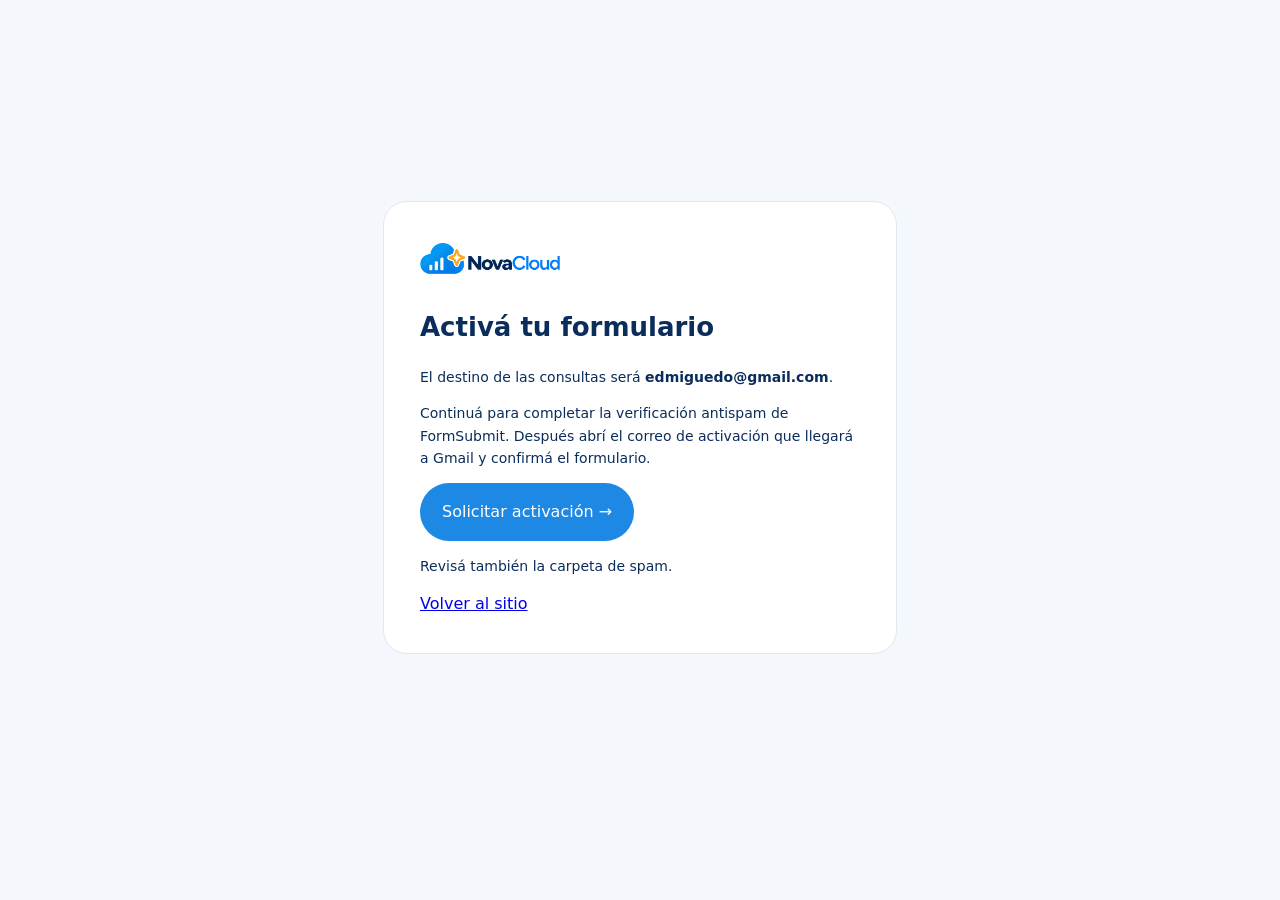
<file: activar-formulario.html>
<!doctype html><html lang="es"><meta charset="utf-8"><meta name="viewport" content="width=device-width,initial-scale=1"><meta name="robots" content="noindex,nofollow"><title>Activar formulario | NovaCloud</title><style>body{font:16px/1.6 system-ui;background:#f4f8fd;color:#0b2d5b;display:grid;place-items:center;min-height:95vh;margin:0}main{background:white;border:1px solid #dfe8f2;border-radius:24px;padding:36px;width:min(440px,80vw)}img{width:140px}h1{font-size:26px}button{border:0;background:#1e88e5;color:white;padding:16px 22px;border-radius:30px;font:inherit;cursor:pointer}p{font-size:14px}</style><main><img src="assets/novacloud-logo-2026.webp" alt="NovaCloud"><h1>Activá tu formulario</h1><p>El destino de las consultas será <strong>edmiguedo@gmail.com</strong>.</p><p>Continuá para completar la verificación antispam de FormSubmit. Después abrí el correo de activación que llegará a Gmail y confirmá el formulario.</p><form action="https://formsubmit.co/edmiguedo@gmail.com" method="POST"><input type="hidden" name="name" value="NovaCloud — Activación"><input type="hidden" name="email" value="edmiguedo@gmail.com"><input type="hidden" name="message" value="Activación del formulario de contacto de NovaCloud solicitada por Edwin."><input type="hidden" name="_subject" value="Activación de formulario NovaCloud"><button type="submit">Solicitar activación →</button></form><p>Revisá también la carpeta de spam.</p><a href="index.html">Volver al sitio</a></main></html>
</file>
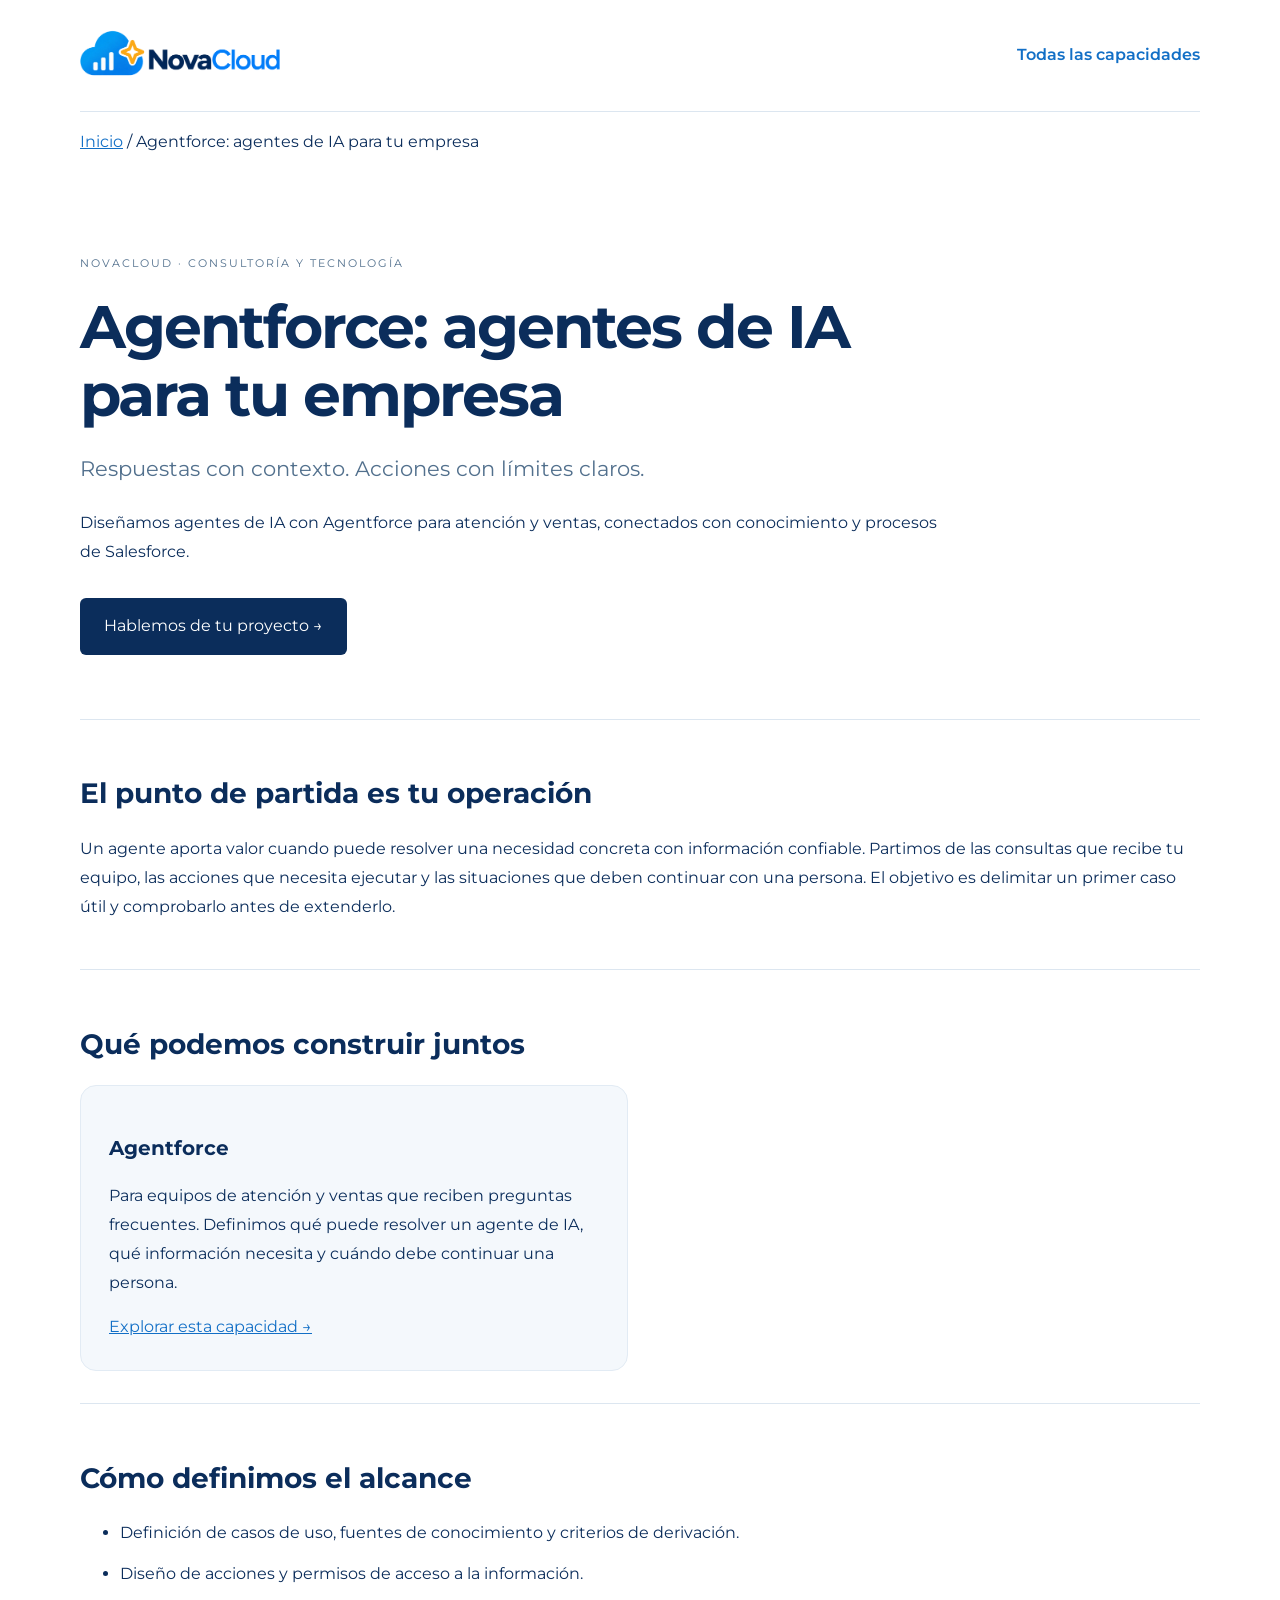
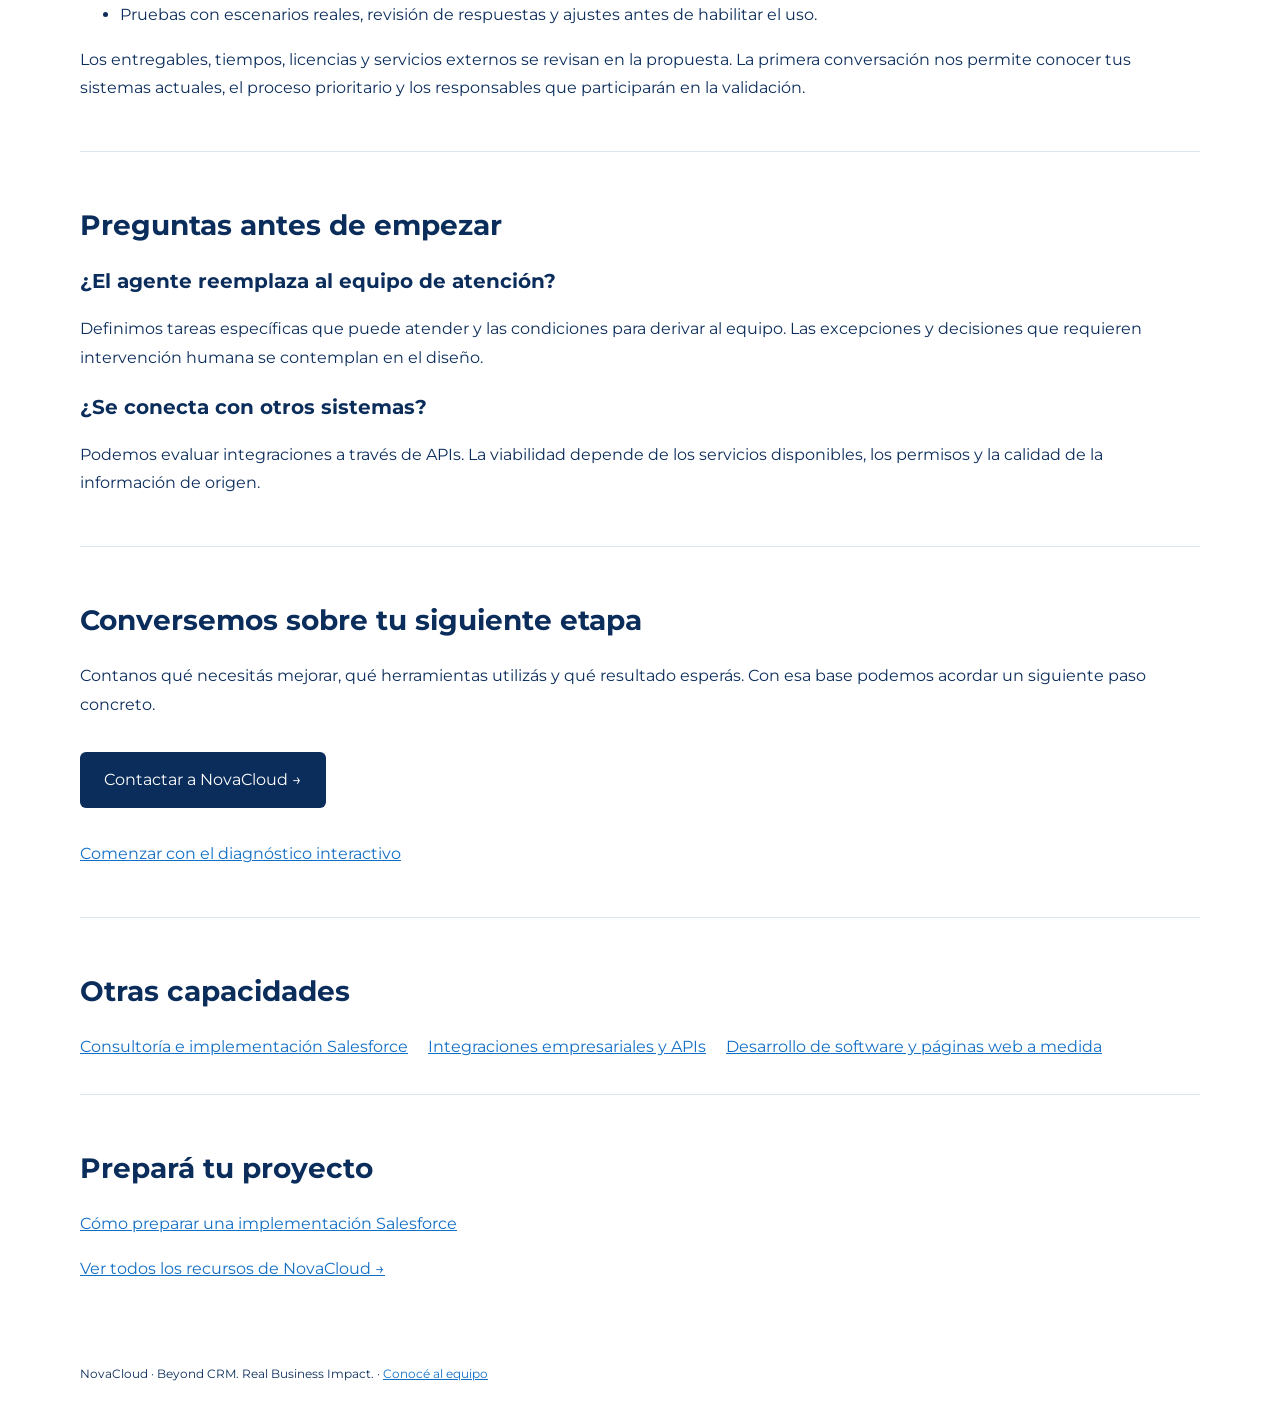
<file: agentforce.html>
<!doctype html><html lang="es"><head><meta charset="utf-8"><meta name="viewport" content="width=device-width,initial-scale=1"><title>Agentforce: agentes de IA para tu empresa | NovaCloud</title><meta name="description" content="Diseñamos agentes de IA con Agentforce para atención y ventas, conectados con conocimiento y procesos de Salesforce."><meta name="robots" content="index,follow,max-image-preview:large"><link rel="canonical" href="https://edmiguedo.github.io/novacloud/agentforce.html"><meta property="og:type" content="website"><meta property="og:title" content="Agentforce: agentes de IA para tu empresa | NovaCloud"><meta property="og:description" content="Diseñamos agentes de IA con Agentforce para atención y ventas, conectados con conocimiento y procesos de Salesforce."><meta property="og:url" content="https://edmiguedo.github.io/novacloud/agentforce.html"><meta property="og:image" content="https://edmiguedo.github.io/novacloud/assets/novacloud-social-2026.png"><meta name="twitter:card" content="summary_large_image"><link rel="icon" href="assets/favicon-2026.ico"><link rel="preconnect" href="https://fonts.googleapis.com"><link rel="preconnect" href="https://fonts.gstatic.com" crossorigin><link href="https://fonts.googleapis.com/css2?family=Montserrat:wght@400;500;600;700&display=swap" rel="stylesheet"><link rel="stylesheet" href="assets/services.css"><script type="application/ld+json">{"@context": "https://schema.org", "@graph": [{"@type": "Organization", "@id": "https://edmiguedo.github.io/novacloud/#organization", "name": "NovaCloud", "url": "https://edmiguedo.github.io/novacloud/", "logo": "https://edmiguedo.github.io/novacloud/assets/novacloud-logo-2026.webp", "description": "Consultoría Salesforce, Agentforce, integraciones y desarrollo de software y páginas web a medida. NovaCloud conecta procesos, equipos y tecnología."}, {"@type": "Service", "@id": "https://edmiguedo.github.io/novacloud/agentforce.html#service", "name": "Agentforce: agentes de IA para tu empresa", "description": "Diseñamos agentes de IA con Agentforce para atención y ventas, conectados con conocimiento y procesos de Salesforce.", "url": "https://edmiguedo.github.io/novacloud/agentforce.html", "provider": {"@id": "https://edmiguedo.github.io/novacloud/#organization"}}, {"@type": "BreadcrumbList", "itemListElement": [{"@type": "ListItem", "position": 1, "name": "Inicio", "item": "https://edmiguedo.github.io/novacloud/"}, {"@type": "ListItem", "position": 2, "name": "Agentforce: agentes de IA para tu empresa", "item": "https://edmiguedo.github.io/novacloud/agentforce.html"}]}]}</script></head><body><header><a class="wordmark" href="./" aria-label="NovaCloud — Inicio"><img src="assets/novacloud-logo-2026.webp" alt="NovaCloud" width="1000" height="314"></a><a href="./#servicios">Todas las capacidades</a></header><main><nav aria-label="Ruta de navegación"><p><a href="./">Inicio</a> / Agentforce: agentes de IA para tu empresa</p></nav><div class="intro"><p class="eyebrow">NovaCloud · Consultoría y tecnología</p><h1>Agentforce: agentes de IA para tu empresa</h1><p class="lead">Respuestas con contexto. Acciones con límites claros.</p><p>Diseñamos agentes de IA con Agentforce para atención y ventas, conectados con conocimiento y procesos de Salesforce.</p><a class="btn" href="./#contacto">Hablemos de tu proyecto →</a></div><section><h2>El punto de partida es tu operación</h2><p>Un agente aporta valor cuando puede resolver una necesidad concreta con información confiable. Partimos de las consultas que recibe tu equipo, las acciones que necesita ejecutar y las situaciones que deben continuar con una persona. El objetivo es delimitar un primer caso útil y comprobarlo antes de extenderlo.</p></section><section><h2>Qué podemos construir juntos</h2><div class="grid"><article class="card"><h3>Agentforce</h3><p>Para equipos de atención y ventas que reciben preguntas frecuentes. Definimos qué puede resolver un agente de IA, qué información necesita y cuándo debe continuar una persona.</p><a href="./#solucion-agentforce">Explorar esta capacidad →</a></article></div></section><section><h2>Cómo definimos el alcance</h2><ul><li>Definición de casos de uso, fuentes de conocimiento y criterios de derivación.</li><li>Diseño de acciones y permisos de acceso a la información.</li><li>Pruebas con escenarios reales, revisión de respuestas y ajustes antes de habilitar el uso.</li></ul><p>Los entregables, tiempos, licencias y servicios externos se revisan en la propuesta. La primera conversación nos permite conocer tus sistemas actuales, el proceso prioritario y los responsables que participarán en la validación.</p></section><section><h2>Preguntas antes de empezar</h2><h3>¿El agente reemplaza al equipo de atención?</h3><p>Definimos tareas específicas que puede atender y las condiciones para derivar al equipo. Las excepciones y decisiones que requieren intervención humana se contemplan en el diseño.</p><h3>¿Se conecta con otros sistemas?</h3><p>Podemos evaluar integraciones a través de APIs. La viabilidad depende de los servicios disponibles, los permisos y la calidad de la información de origen.</p></section><section><h2>Conversemos sobre tu siguiente etapa</h2><p>Contanos qué necesitás mejorar, qué herramientas utilizás y qué resultado esperás. Con esa base podemos acordar un siguiente paso concreto.</p><a class="btn" href="./#contacto">Contactar a NovaCloud →</a><p><a href="./#diagnostico">Comenzar con el diagnóstico interactivo</a></p></section><section><h2>Otras capacidades</h2><div class="links"><a href="consultoria-salesforce.html">Consultoría e implementación Salesforce</a><a href="integraciones.html">Integraciones empresariales y APIs</a><a href="software-a-medida.html">Desarrollo de software y páginas web a medida</a></div></section><section><h2>Prepará tu proyecto</h2><p><a href="guia-implementacion-salesforce.html">Cómo preparar una implementación Salesforce</a></p><p><a href="recursos.html">Ver todos los recursos de NovaCloud →</a></p></section></main><footer>NovaCloud · Beyond CRM. Real Business Impact. · <a href="./#nosotros">Conocé al equipo</a></footer></body></html>
</file>
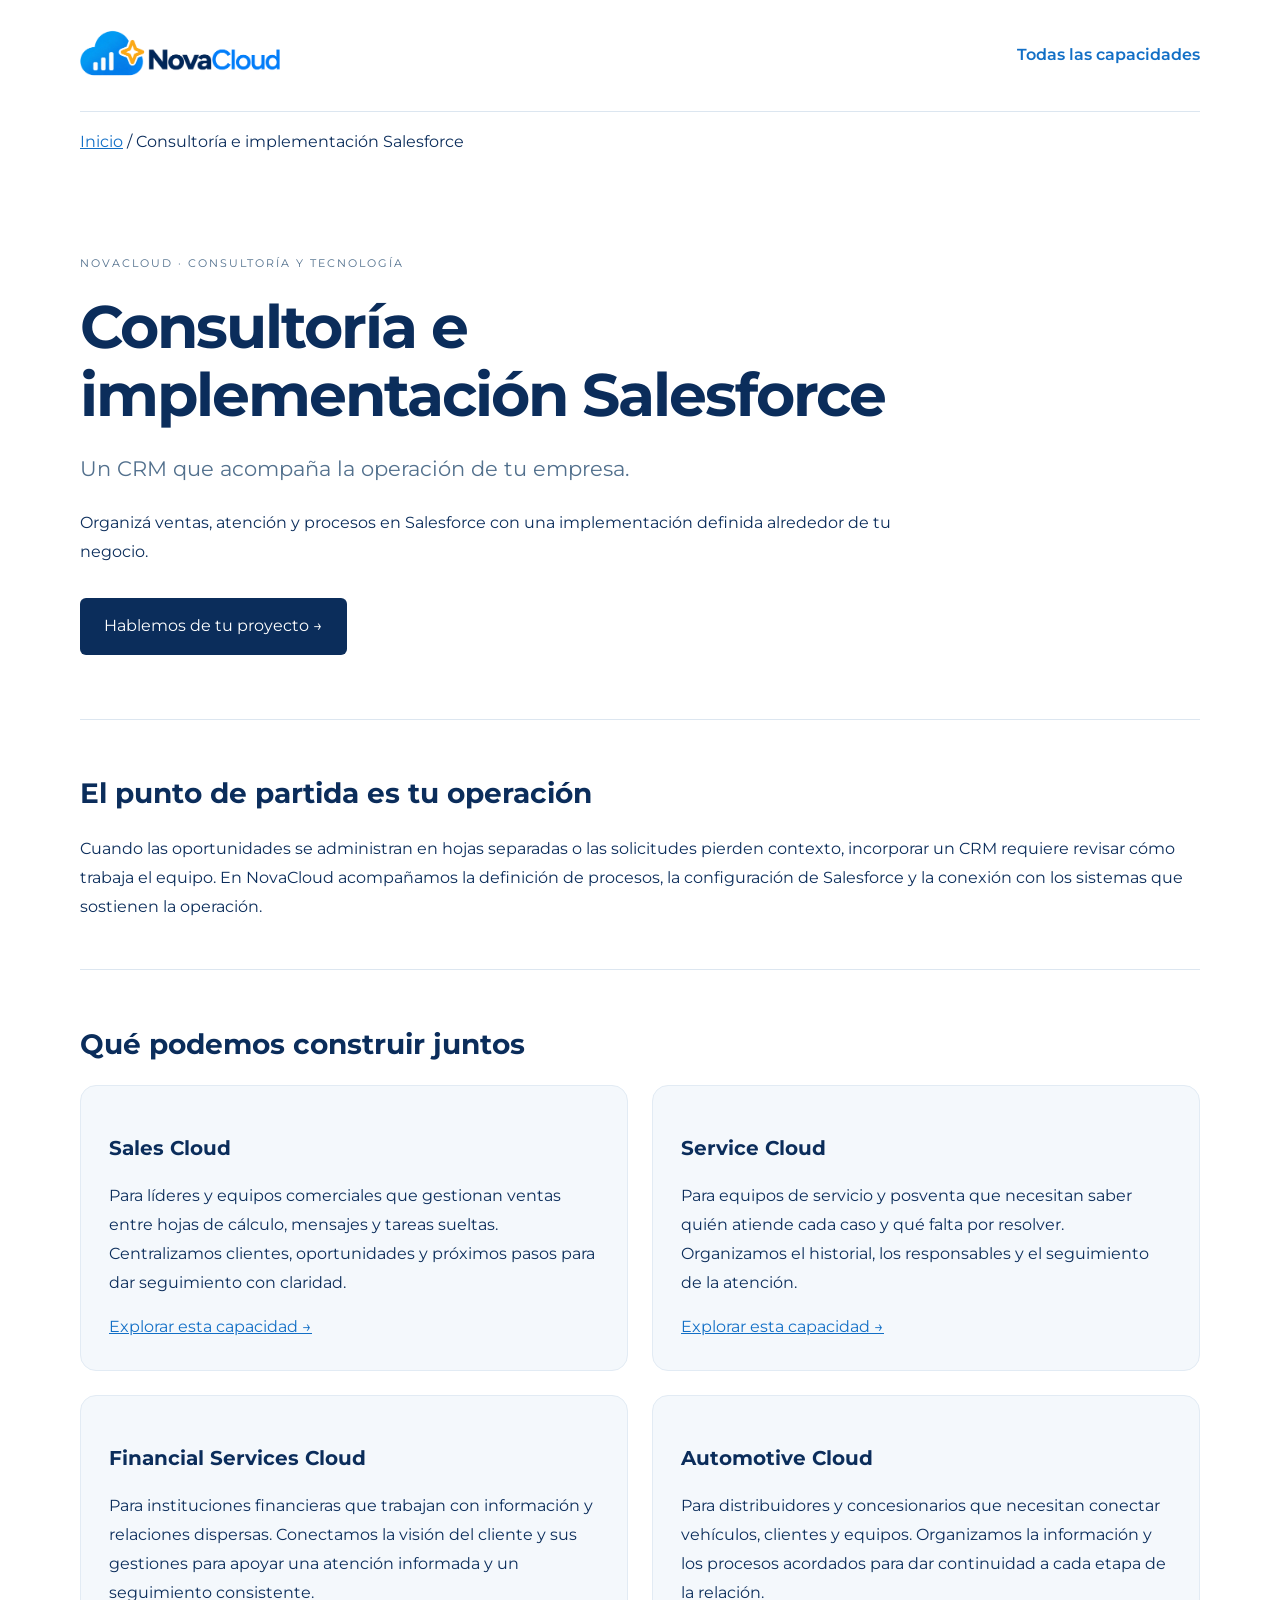
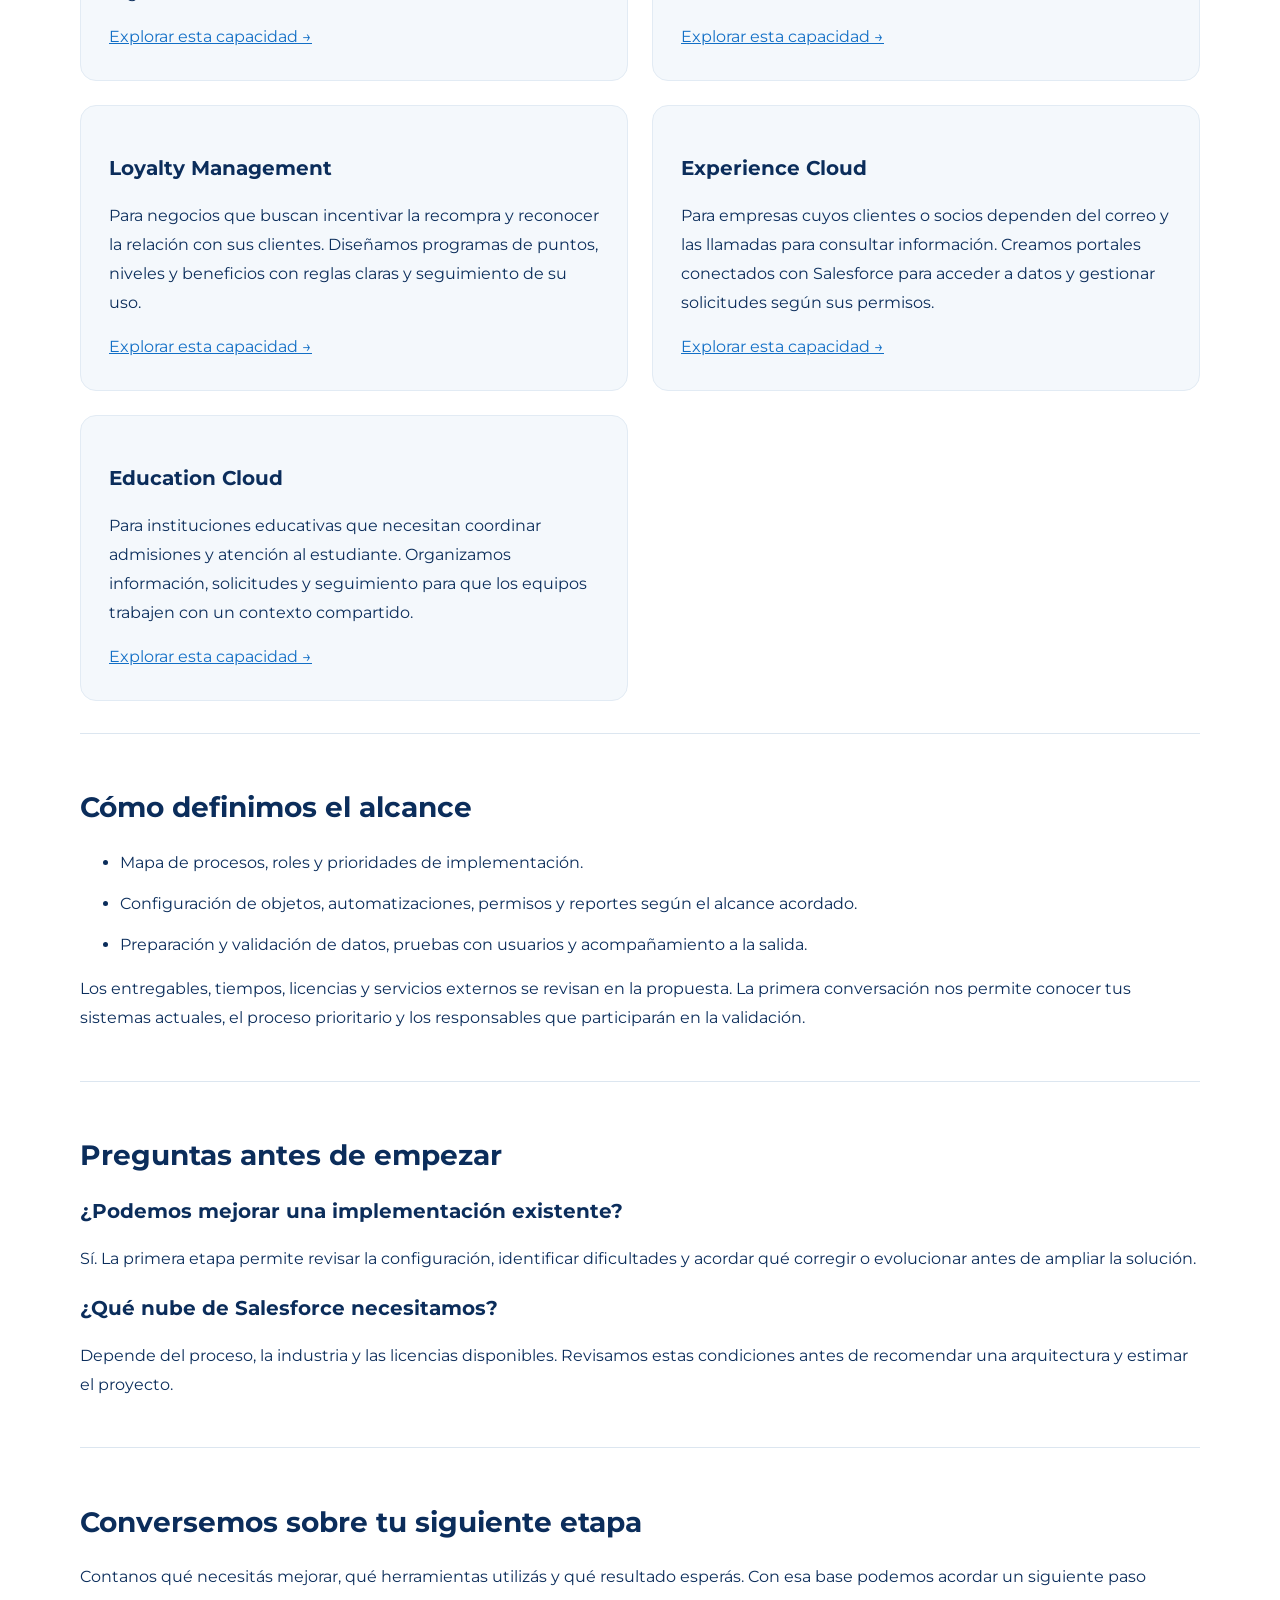
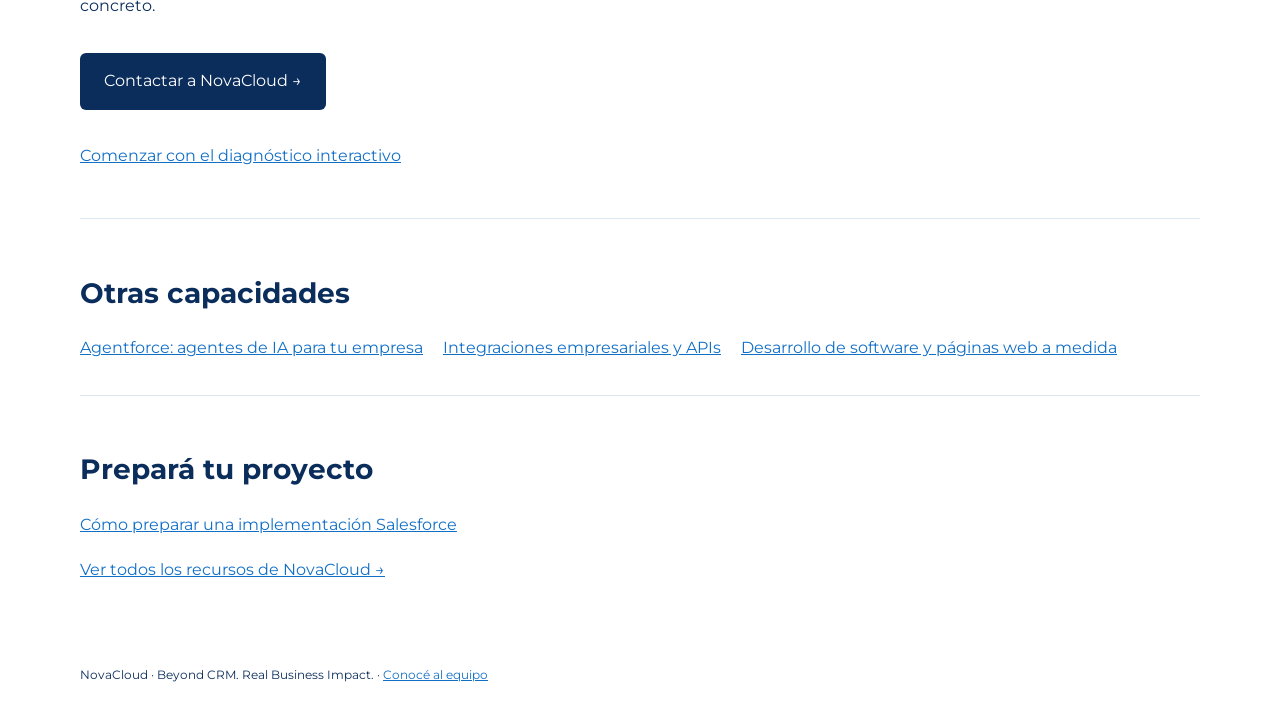
<file: consultoria-salesforce.html>
<!doctype html><html lang="es"><head><meta charset="utf-8"><meta name="viewport" content="width=device-width,initial-scale=1"><title>Consultoría e implementación Salesforce | NovaCloud</title><meta name="description" content="Organizá ventas, atención y procesos en Salesforce con una implementación definida alrededor de tu negocio."><meta name="robots" content="index,follow,max-image-preview:large"><link rel="canonical" href="https://edmiguedo.github.io/novacloud/consultoria-salesforce.html"><meta property="og:type" content="website"><meta property="og:title" content="Consultoría e implementación Salesforce | NovaCloud"><meta property="og:description" content="Organizá ventas, atención y procesos en Salesforce con una implementación definida alrededor de tu negocio."><meta property="og:url" content="https://edmiguedo.github.io/novacloud/consultoria-salesforce.html"><meta property="og:image" content="https://edmiguedo.github.io/novacloud/assets/novacloud-social-2026.png"><meta name="twitter:card" content="summary_large_image"><link rel="icon" href="assets/favicon-2026.ico"><link rel="preconnect" href="https://fonts.googleapis.com"><link rel="preconnect" href="https://fonts.gstatic.com" crossorigin><link href="https://fonts.googleapis.com/css2?family=Montserrat:wght@400;500;600;700&display=swap" rel="stylesheet"><link rel="stylesheet" href="assets/services.css"><script type="application/ld+json">{"@context": "https://schema.org", "@graph": [{"@type": "Organization", "@id": "https://edmiguedo.github.io/novacloud/#organization", "name": "NovaCloud", "url": "https://edmiguedo.github.io/novacloud/", "logo": "https://edmiguedo.github.io/novacloud/assets/novacloud-logo-2026.webp", "description": "Consultoría Salesforce, Agentforce, integraciones y desarrollo de software y páginas web a medida. NovaCloud conecta procesos, equipos y tecnología."}, {"@type": "Service", "@id": "https://edmiguedo.github.io/novacloud/consultoria-salesforce.html#service", "name": "Consultoría e implementación Salesforce", "description": "Organizá ventas, atención y procesos en Salesforce con una implementación definida alrededor de tu negocio.", "url": "https://edmiguedo.github.io/novacloud/consultoria-salesforce.html", "provider": {"@id": "https://edmiguedo.github.io/novacloud/#organization"}}, {"@type": "BreadcrumbList", "itemListElement": [{"@type": "ListItem", "position": 1, "name": "Inicio", "item": "https://edmiguedo.github.io/novacloud/"}, {"@type": "ListItem", "position": 2, "name": "Consultoría e implementación Salesforce", "item": "https://edmiguedo.github.io/novacloud/consultoria-salesforce.html"}]}]}</script></head><body><header><a class="wordmark" href="./" aria-label="NovaCloud — Inicio"><img src="assets/novacloud-logo-2026.webp" alt="NovaCloud" width="1000" height="314"></a><a href="./#servicios">Todas las capacidades</a></header><main><nav aria-label="Ruta de navegación"><p><a href="./">Inicio</a> / Consultoría e implementación Salesforce</p></nav><div class="intro"><p class="eyebrow">NovaCloud · Consultoría y tecnología</p><h1>Consultoría e implementación Salesforce</h1><p class="lead">Un CRM que acompaña la operación de tu empresa.</p><p>Organizá ventas, atención y procesos en Salesforce con una implementación definida alrededor de tu negocio.</p><a class="btn" href="./#contacto">Hablemos de tu proyecto →</a></div><section><h2>El punto de partida es tu operación</h2><p>Cuando las oportunidades se administran en hojas separadas o las solicitudes pierden contexto, incorporar un CRM requiere revisar cómo trabaja el equipo. En NovaCloud acompañamos la definición de procesos, la configuración de Salesforce y la conexión con los sistemas que sostienen la operación.</p></section><section><h2>Qué podemos construir juntos</h2><div class="grid"><article class="card"><h3>Sales Cloud</h3><p>Para líderes y equipos comerciales que gestionan ventas entre hojas de cálculo, mensajes y tareas sueltas. Centralizamos clientes, oportunidades y próximos pasos para dar seguimiento con claridad.</p><a href="./#solucion-0">Explorar esta capacidad →</a></article><article class="card"><h3>Service Cloud</h3><p>Para equipos de servicio y posventa que necesitan saber quién atiende cada caso y qué falta por resolver. Organizamos el historial, los responsables y el seguimiento de la atención.</p><a href="./#solucion-1">Explorar esta capacidad →</a></article><article class="card"><h3>Financial Services Cloud</h3><p>Para instituciones financieras que trabajan con información y relaciones dispersas. Conectamos la visión del cliente y sus gestiones para apoyar una atención informada y un seguimiento consistente.</p><a href="./#solucion-2">Explorar esta capacidad →</a></article><article class="card"><h3>Automotive Cloud</h3><p>Para distribuidores y concesionarios que necesitan conectar vehículos, clientes y equipos. Organizamos la información y los procesos acordados para dar continuidad a cada etapa de la relación.</p><a href="./#solucion-3">Explorar esta capacidad →</a></article><article class="card"><h3>Loyalty Management</h3><p>Para negocios que buscan incentivar la recompra y reconocer la relación con sus clientes. Diseñamos programas de puntos, niveles y beneficios con reglas claras y seguimiento de su uso.</p><a href="./#solucion-loyalty">Explorar esta capacidad →</a></article><article class="card"><h3>Experience Cloud</h3><p>Para empresas cuyos clientes o socios dependen del correo y las llamadas para consultar información. Creamos portales conectados con Salesforce para acceder a datos y gestionar solicitudes según sus permisos.</p><a href="./#solucion-4">Explorar esta capacidad →</a></article><article class="card"><h3>Education Cloud</h3><p>Para instituciones educativas que necesitan coordinar admisiones y atención al estudiante. Organizamos información, solicitudes y seguimiento para que los equipos trabajen con un contexto compartido.</p><a href="./#solucion-education">Explorar esta capacidad →</a></article></div></section><section><h2>Cómo definimos el alcance</h2><ul><li>Mapa de procesos, roles y prioridades de implementación.</li><li>Configuración de objetos, automatizaciones, permisos y reportes según el alcance acordado.</li><li>Preparación y validación de datos, pruebas con usuarios y acompañamiento a la salida.</li></ul><p>Los entregables, tiempos, licencias y servicios externos se revisan en la propuesta. La primera conversación nos permite conocer tus sistemas actuales, el proceso prioritario y los responsables que participarán en la validación.</p></section><section><h2>Preguntas antes de empezar</h2><h3>¿Podemos mejorar una implementación existente?</h3><p>Sí. La primera etapa permite revisar la configuración, identificar dificultades y acordar qué corregir o evolucionar antes de ampliar la solución.</p><h3>¿Qué nube de Salesforce necesitamos?</h3><p>Depende del proceso, la industria y las licencias disponibles. Revisamos estas condiciones antes de recomendar una arquitectura y estimar el proyecto.</p></section><section><h2>Conversemos sobre tu siguiente etapa</h2><p>Contanos qué necesitás mejorar, qué herramientas utilizás y qué resultado esperás. Con esa base podemos acordar un siguiente paso concreto.</p><a class="btn" href="./#contacto">Contactar a NovaCloud →</a><p><a href="./#diagnostico">Comenzar con el diagnóstico interactivo</a></p></section><section><h2>Otras capacidades</h2><div class="links"><a href="agentforce.html">Agentforce: agentes de IA para tu empresa</a><a href="integraciones.html">Integraciones empresariales y APIs</a><a href="software-a-medida.html">Desarrollo de software y páginas web a medida</a></div></section><section><h2>Prepará tu proyecto</h2><p><a href="guia-implementacion-salesforce.html">Cómo preparar una implementación Salesforce</a></p><p><a href="recursos.html">Ver todos los recursos de NovaCloud →</a></p></section></main><footer>NovaCloud · Beyond CRM. Real Business Impact. · <a href="./#nosotros">Conocé al equipo</a></footer></body></html>
</file>
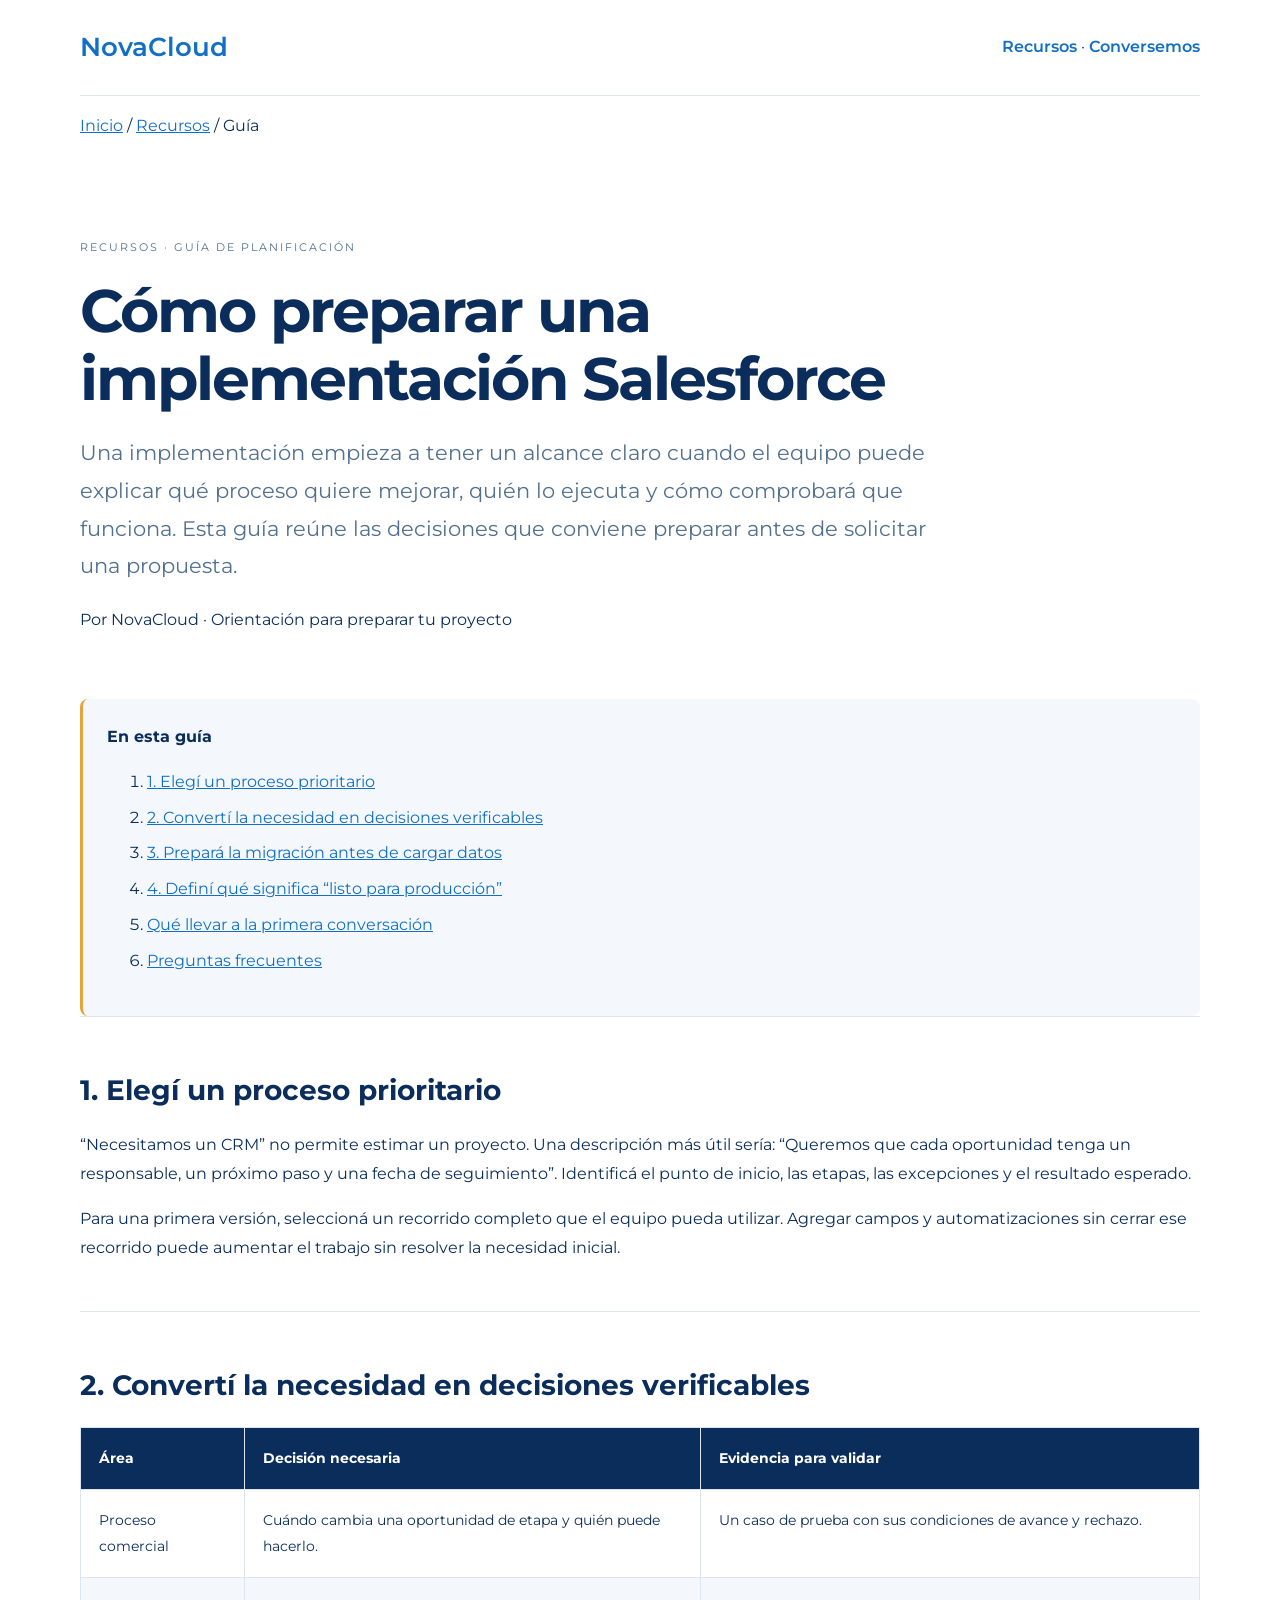
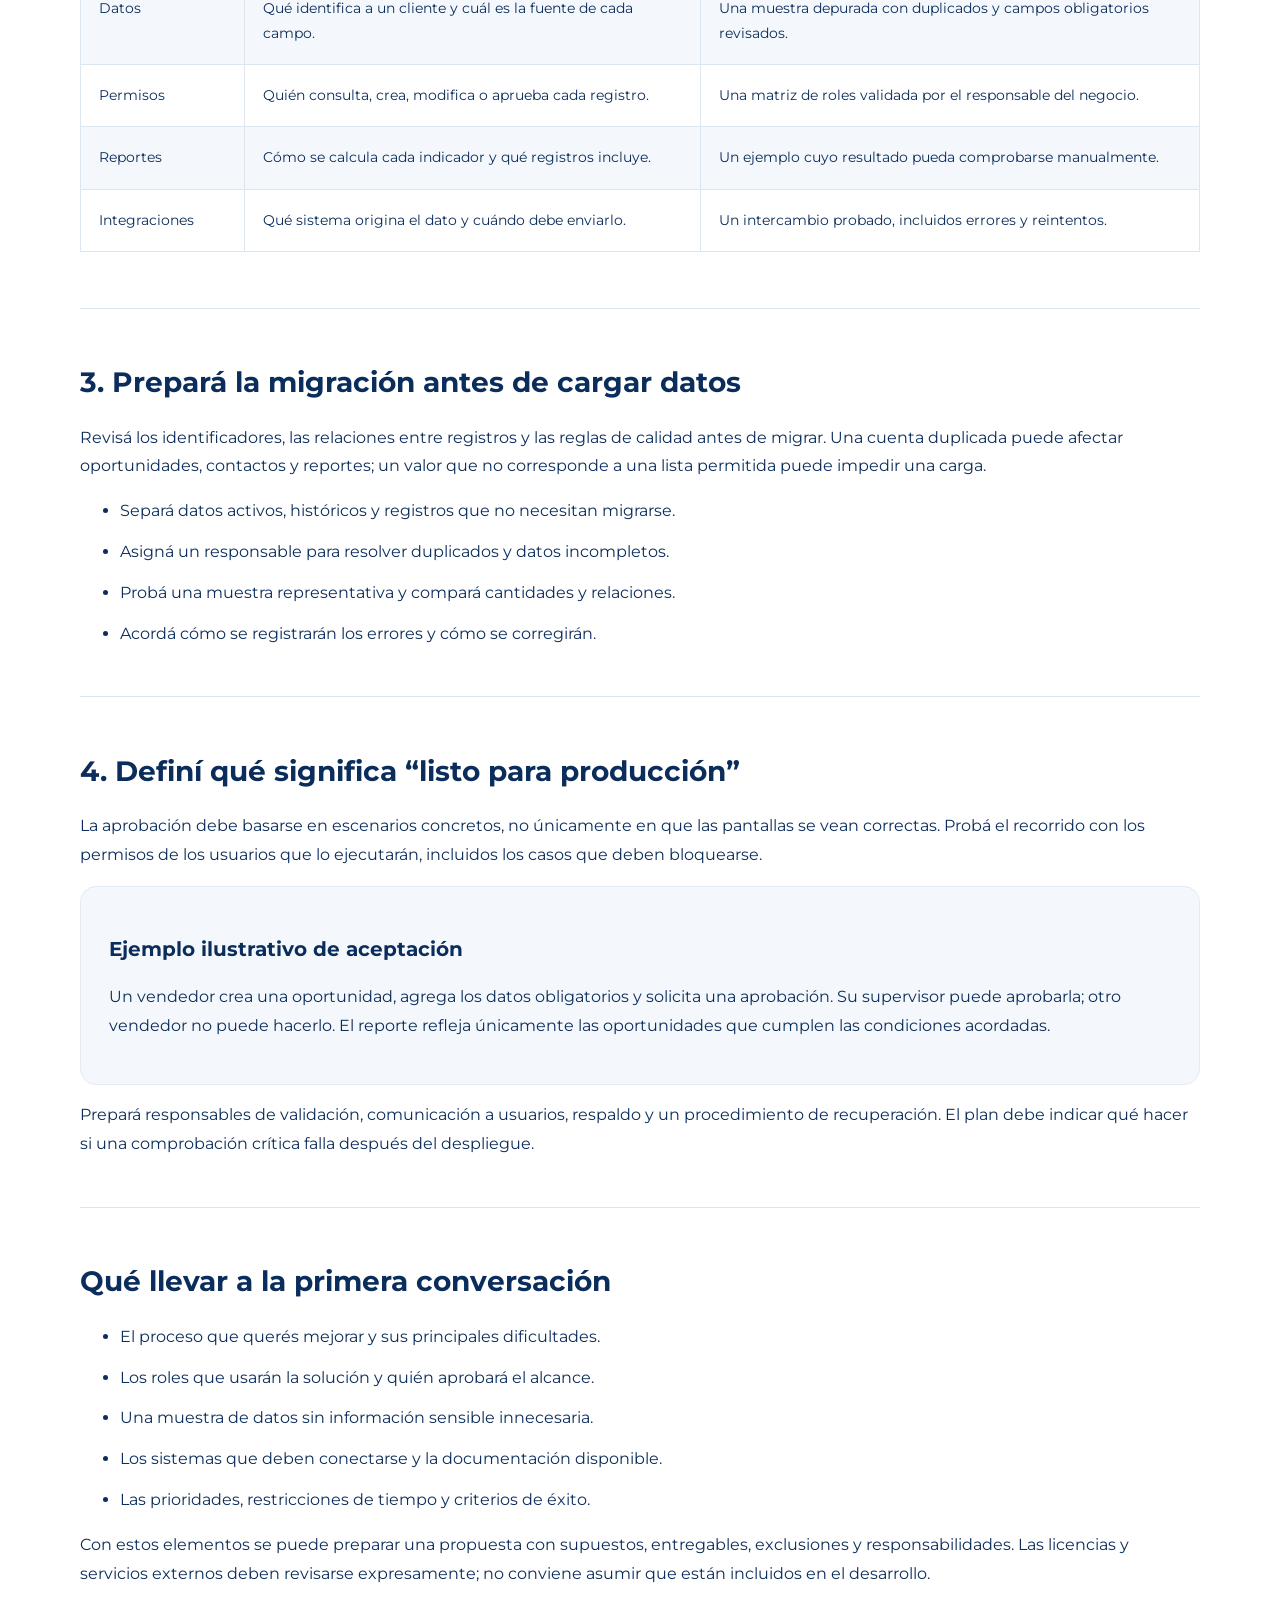
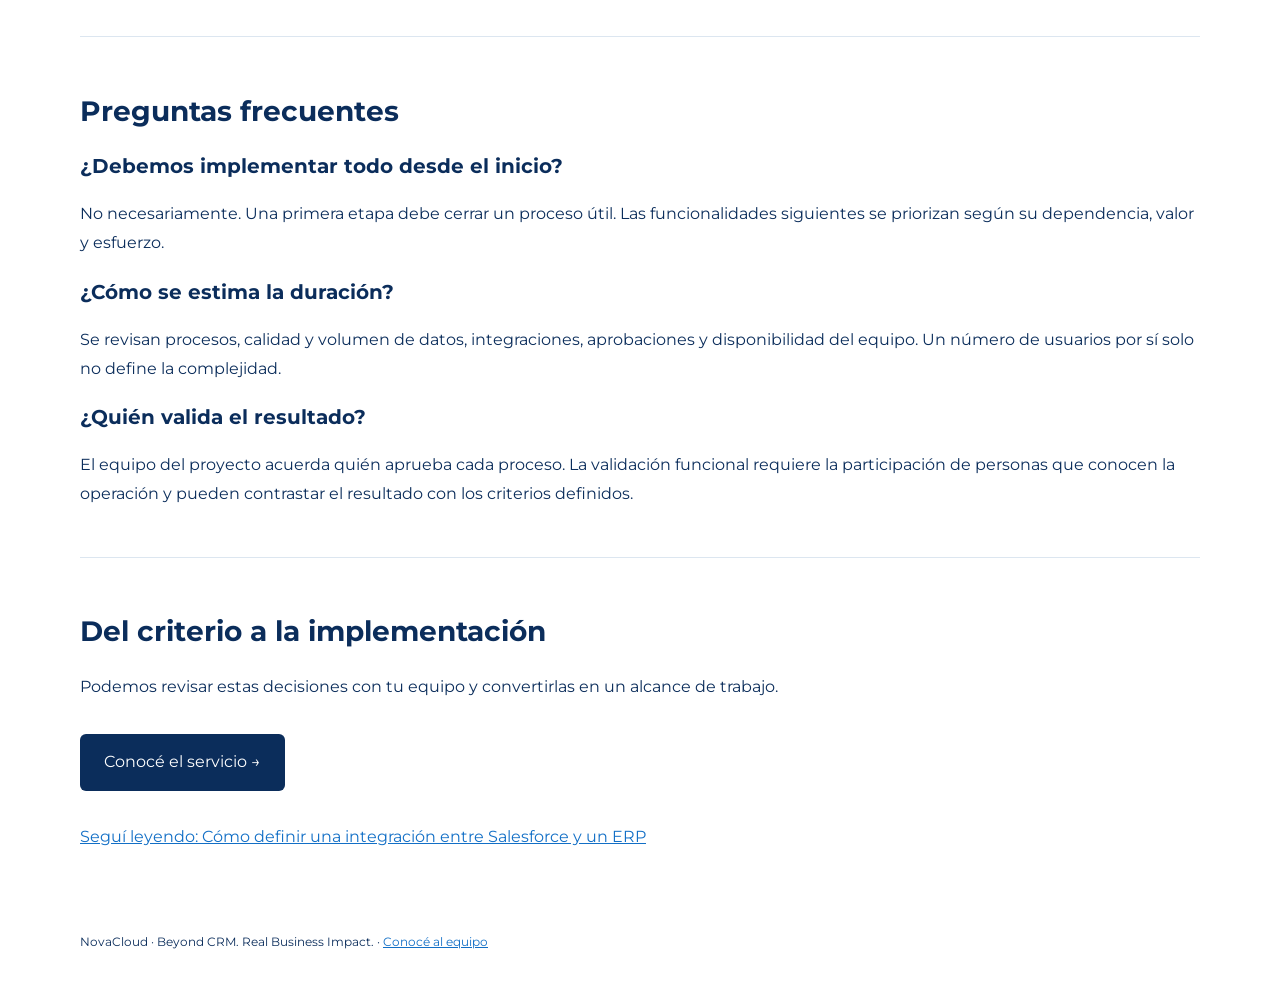
<file: guia-implementacion-salesforce.html>
<!doctype html><html lang="es"><head><meta charset="utf-8"><meta name="viewport" content="width=device-width,initial-scale=1"><title>Cómo preparar una implementación Salesforce | NovaCloud</title><meta name="description" content="Procesos, datos, permisos y criterios de aceptación: una guía práctica para definir el alcance de una implementación Salesforce antes de construir."><meta name="robots" content="index,follow,max-image-preview:large"><link rel="canonical" href="https://edmiguedo.github.io/novacloud/guia-implementacion-salesforce.html"><meta property="og:type" content="article"><meta property="og:title" content="Cómo preparar una implementación Salesforce"><meta property="og:description" content="Procesos, datos, permisos y criterios de aceptación: una guía práctica para definir el alcance de una implementación Salesforce antes de construir."><meta property="og:url" content="https://edmiguedo.github.io/novacloud/guia-implementacion-salesforce.html"><meta property="og:image" content="https://edmiguedo.github.io/novacloud/assets/novacloud-social-2026.png"><meta name="twitter:card" content="summary_large_image"><link rel="icon" href="assets/favicon-2026.ico"><link rel="preconnect" href="https://fonts.googleapis.com"><link rel="preconnect" href="https://fonts.gstatic.com" crossorigin><link href="https://fonts.googleapis.com/css2?family=Montserrat:wght@400;500;600;700&display=swap" rel="stylesheet"><link rel="stylesheet" href="assets/services.css"><script type="application/ld+json">{"@context": "https://schema.org", "@graph": [{"@type": "Organization", "@id": "https://edmiguedo.github.io/novacloud/#organization", "name": "NovaCloud", "url": "https://edmiguedo.github.io/novacloud/", "logo": "https://edmiguedo.github.io/novacloud/assets/novacloud-logo-2026.webp"}, {"@type": "WebPage", "@id": "https://edmiguedo.github.io/novacloud/guia-implementacion-salesforce.html#webpage", "url": "https://edmiguedo.github.io/novacloud/guia-implementacion-salesforce.html", "name": "Cómo preparar una implementación Salesforce", "description": "Procesos, datos, permisos y criterios de aceptación: una guía práctica para definir el alcance de una implementación Salesforce antes de construir.", "inLanguage": "es", "isPartOf": {"@id": "https://edmiguedo.github.io/novacloud/#website"}}, {"@type": "BreadcrumbList", "itemListElement": [{"@type": "ListItem", "position": 1, "name": "Inicio", "item": "https://edmiguedo.github.io/novacloud/"}, {"@type": "ListItem", "position": 2, "name": "Recursos", "item": "https://edmiguedo.github.io/novacloud/recursos.html"}, {"@type": "ListItem", "position": 3, "name": "Cómo preparar una implementación Salesforce", "item": "https://edmiguedo.github.io/novacloud/guia-implementacion-salesforce.html"}]}, {"@type": "Article", "headline": "Cómo preparar una implementación Salesforce", "description": "Procesos, datos, permisos y criterios de aceptación: una guía práctica para definir el alcance de una implementación Salesforce antes de construir.", "mainEntityOfPage": {"@id": "https://edmiguedo.github.io/novacloud/guia-implementacion-salesforce.html#webpage"}, "author": {"@id": "https://edmiguedo.github.io/novacloud/#organization"}, "publisher": {"@id": "https://edmiguedo.github.io/novacloud/#organization"}, "inLanguage": "es"}]}</script></head><body><a class="skip-link" href="#contenido">Saltar al contenido</a><header><a class="wordmark" href="./" aria-label="NovaCloud, inicio">NovaCloud</a><nav aria-label="Principal"><a href="recursos.html">Recursos</a> · <a href="./#contacto">Conversemos</a></nav></header><main id="contenido"><nav aria-label="Ruta de navegación"><p><a href="./">Inicio</a> / <a href="recursos.html">Recursos</a> / Guía</p></nav><div class="intro"><p class="eyebrow">Recursos · Guía de planificación</p><h1>Cómo preparar una implementación Salesforce</h1><p class="lead">Una implementación empieza a tener un alcance claro cuando el equipo puede explicar qué proceso quiere mejorar, quién lo ejecuta y cómo comprobará que funciona. Esta guía reúne las decisiones que conviene preparar antes de solicitar una propuesta.</p><p>Por NovaCloud · Orientación para preparar tu proyecto</p></div><nav class="guide-index" aria-label="Contenido de la guía"><strong>En esta guía</strong><ol><li><a href="#paso-1">1. Elegí un proceso prioritario</a></li><li><a href="#paso-2">2. Convertí la necesidad en decisiones verificables</a></li><li><a href="#paso-3">3. Prepará la migración antes de cargar datos</a></li><li><a href="#paso-4">4. Definí qué significa “listo para producción”</a></li><li><a href="#paso-5">Qué llevar a la primera conversación</a></li><li><a href="#paso-6">Preguntas frecuentes</a></li></ol></nav><section><h2 id="paso-1">1. Elegí un proceso prioritario</h2><p>“Necesitamos un CRM” no permite estimar un proyecto. Una descripción más útil sería: “Queremos que cada oportunidad tenga un responsable, un próximo paso y una fecha de seguimiento”. Identificá el punto de inicio, las etapas, las excepciones y el resultado esperado.</p><p>Para una primera versión, seleccioná un recorrido completo que el equipo pueda utilizar. Agregar campos y automatizaciones sin cerrar ese recorrido puede aumentar el trabajo sin resolver la necesidad inicial.</p></section><section><h2 id="paso-2">2. Convertí la necesidad en decisiones verificables</h2><div class="table-scroll"><table><thead><tr><th>Área</th><th>Decisión necesaria</th><th>Evidencia para validar</th></tr></thead><tbody><tr><td>Proceso comercial</td><td>Cuándo cambia una oportunidad de etapa y quién puede hacerlo.</td><td>Un caso de prueba con sus condiciones de avance y rechazo.</td></tr><tr><td>Datos</td><td>Qué identifica a un cliente y cuál es la fuente de cada campo.</td><td>Una muestra depurada con duplicados y campos obligatorios revisados.</td></tr><tr><td>Permisos</td><td>Quién consulta, crea, modifica o aprueba cada registro.</td><td>Una matriz de roles validada por el responsable del negocio.</td></tr><tr><td>Reportes</td><td>Cómo se calcula cada indicador y qué registros incluye.</td><td>Un ejemplo cuyo resultado pueda comprobarse manualmente.</td></tr><tr><td>Integraciones</td><td>Qué sistema origina el dato y cuándo debe enviarlo.</td><td>Un intercambio probado, incluidos errores y reintentos.</td></tr></tbody></table></div></section><section><h2 id="paso-3">3. Prepará la migración antes de cargar datos</h2><p>Revisá los identificadores, las relaciones entre registros y las reglas de calidad antes de migrar. Una cuenta duplicada puede afectar oportunidades, contactos y reportes; un valor que no corresponde a una lista permitida puede impedir una carga.</p><ul><li>Separá datos activos, históricos y registros que no necesitan migrarse.</li><li>Asigná un responsable para resolver duplicados y datos incompletos.</li><li>Probá una muestra representativa y compará cantidades y relaciones.</li><li>Acordá cómo se registrarán los errores y cómo se corregirán.</li></ul></section><section><h2 id="paso-4">4. Definí qué significa “listo para producción”</h2><p>La aprobación debe basarse en escenarios concretos, no únicamente en que las pantallas se vean correctas. Probá el recorrido con los permisos de los usuarios que lo ejecutarán, incluidos los casos que deben bloquearse.</p><div class="card"><h3>Ejemplo ilustrativo de aceptación</h3><p>Un vendedor crea una oportunidad, agrega los datos obligatorios y solicita una aprobación. Su supervisor puede aprobarla; otro vendedor no puede hacerlo. El reporte refleja únicamente las oportunidades que cumplen las condiciones acordadas.</p></div><p>Prepará responsables de validación, comunicación a usuarios, respaldo y un procedimiento de recuperación. El plan debe indicar qué hacer si una comprobación crítica falla después del despliegue.</p></section><section><h2 id="paso-5">Qué llevar a la primera conversación</h2><ul><li>El proceso que querés mejorar y sus principales dificultades.</li><li>Los roles que usarán la solución y quién aprobará el alcance.</li><li>Una muestra de datos sin información sensible innecesaria.</li><li>Los sistemas que deben conectarse y la documentación disponible.</li><li>Las prioridades, restricciones de tiempo y criterios de éxito.</li></ul><p>Con estos elementos se puede preparar una propuesta con supuestos, entregables, exclusiones y responsabilidades. Las licencias y servicios externos deben revisarse expresamente; no conviene asumir que están incluidos en el desarrollo.</p></section><section><h2 id="paso-6">Preguntas frecuentes</h2><h3>¿Debemos implementar todo desde el inicio?</h3><p>No necesariamente. Una primera etapa debe cerrar un proceso útil. Las funcionalidades siguientes se priorizan según su dependencia, valor y esfuerzo.</p><h3>¿Cómo se estima la duración?</h3><p>Se revisan procesos, calidad y volumen de datos, integraciones, aprobaciones y disponibilidad del equipo. Un número de usuarios por sí solo no define la complejidad.</p><h3>¿Quién valida el resultado?</h3><p>El equipo del proyecto acuerda quién aprueba cada proceso. La validación funcional requiere la participación de personas que conocen la operación y pueden contrastar el resultado con los criterios definidos.</p></section><section><h2>Del criterio a la implementación</h2><p>Podemos revisar estas decisiones con tu equipo y convertirlas en un alcance de trabajo.</p><a class="btn" href="consultoria-salesforce.html">Conocé el servicio →</a><p><a href="guia-integracion-salesforce-erp.html">Seguí leyendo: Cómo definir una integración entre Salesforce y un ERP</a></p></section></main><footer>NovaCloud · Beyond CRM. Real Business Impact. · <a href="./#nosotros">Conocé al equipo</a></footer></body></html>
</file>
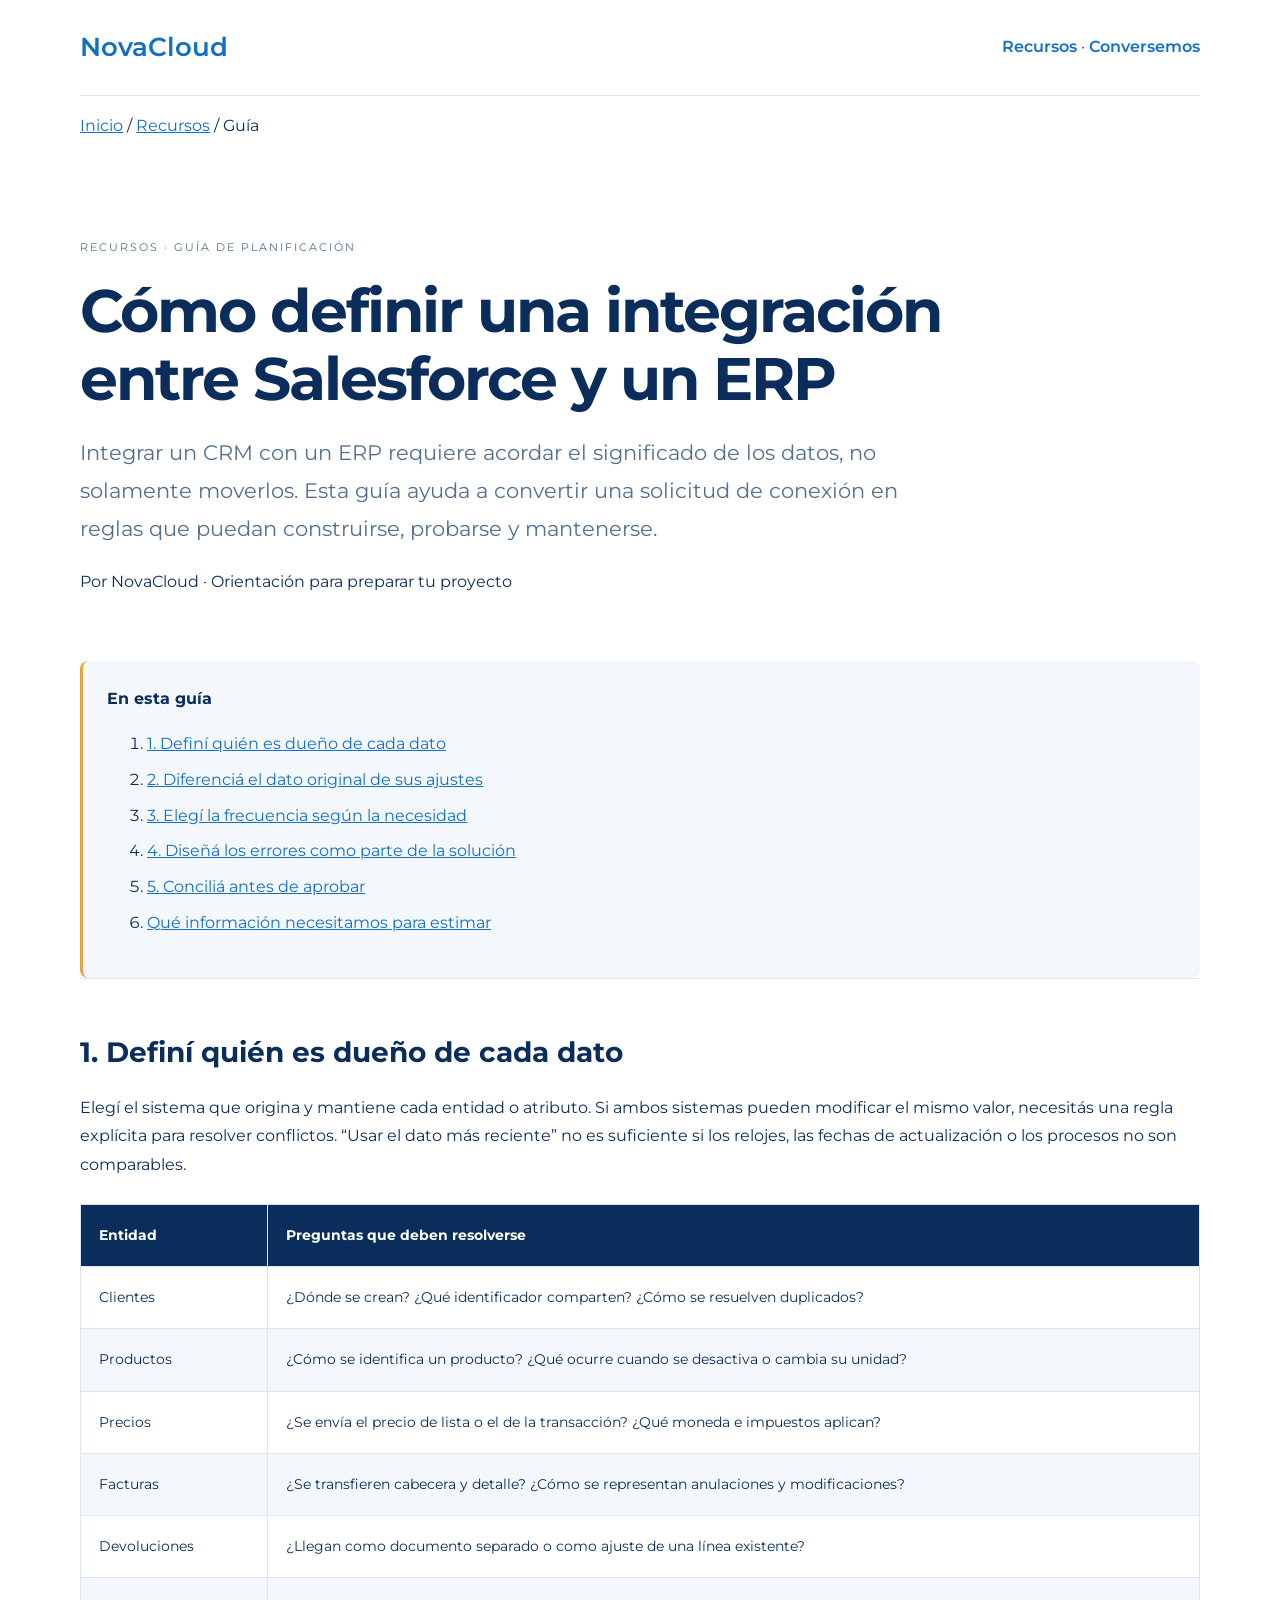
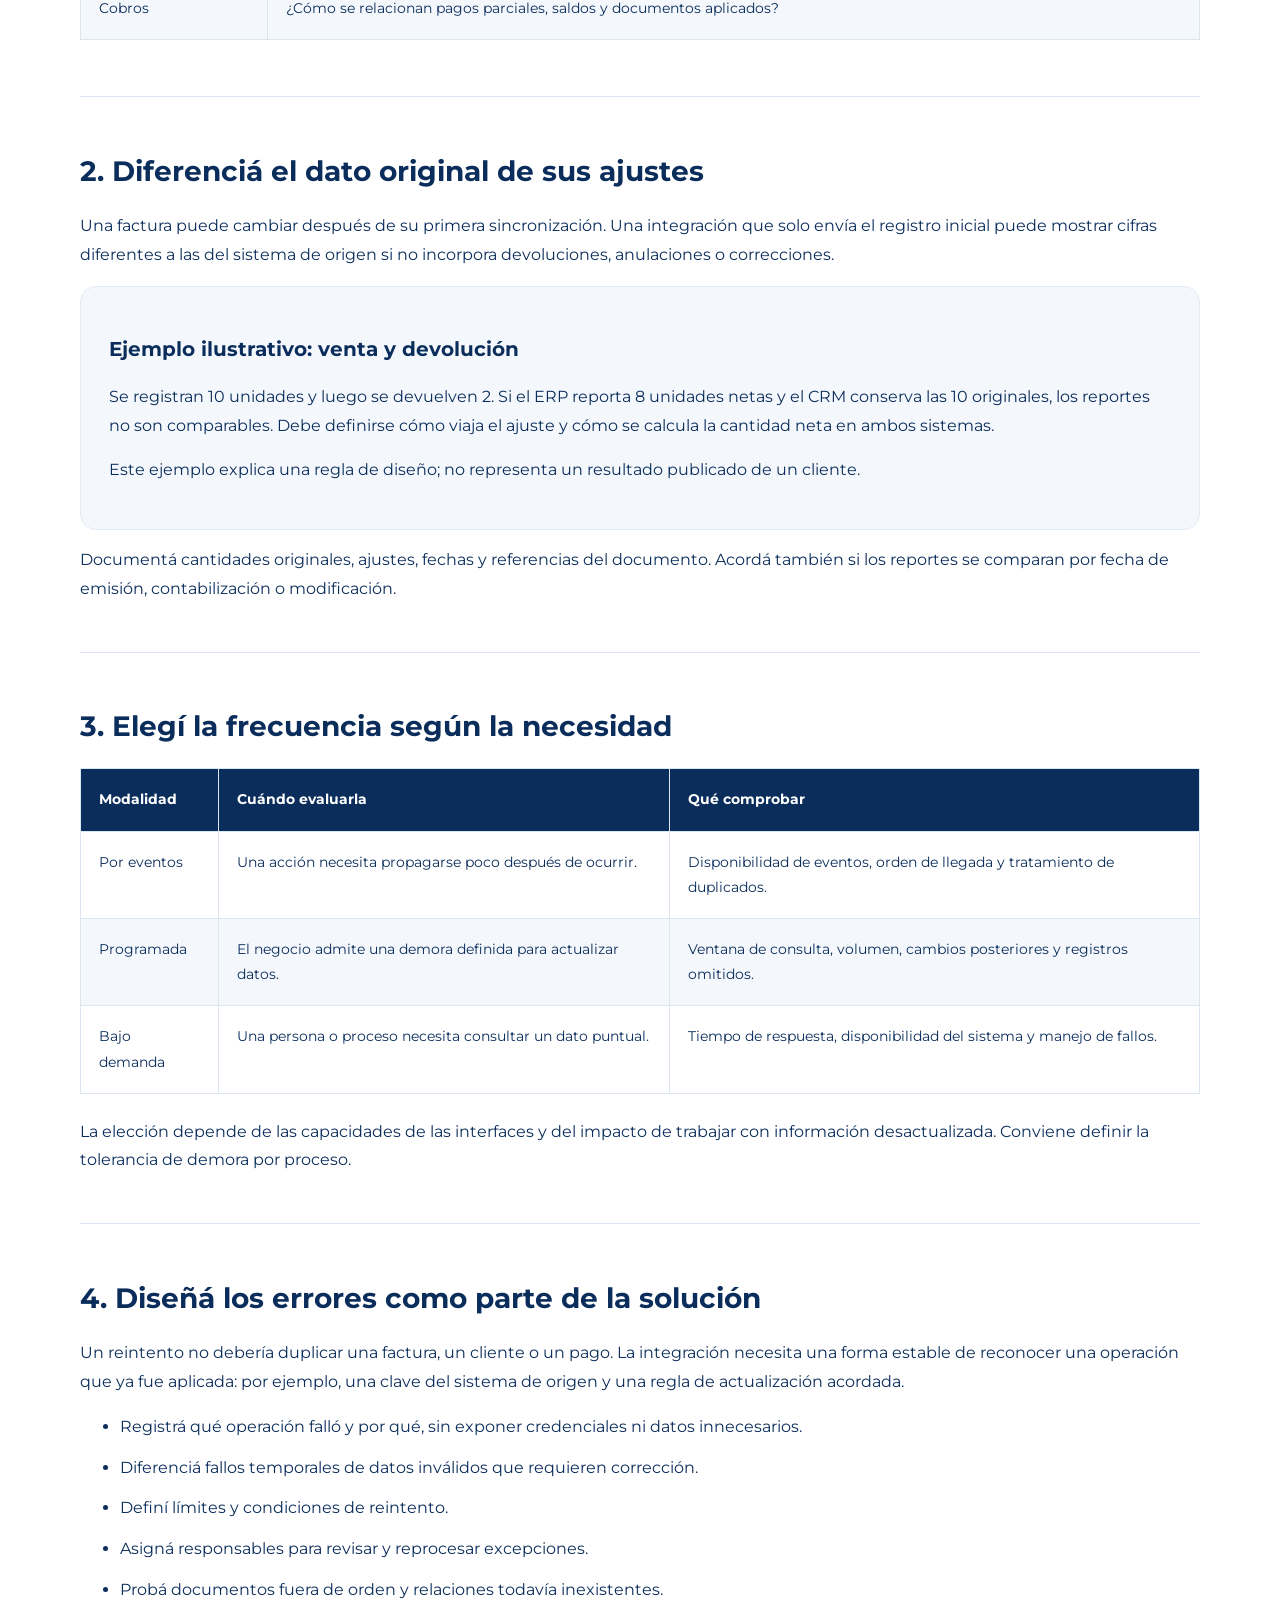
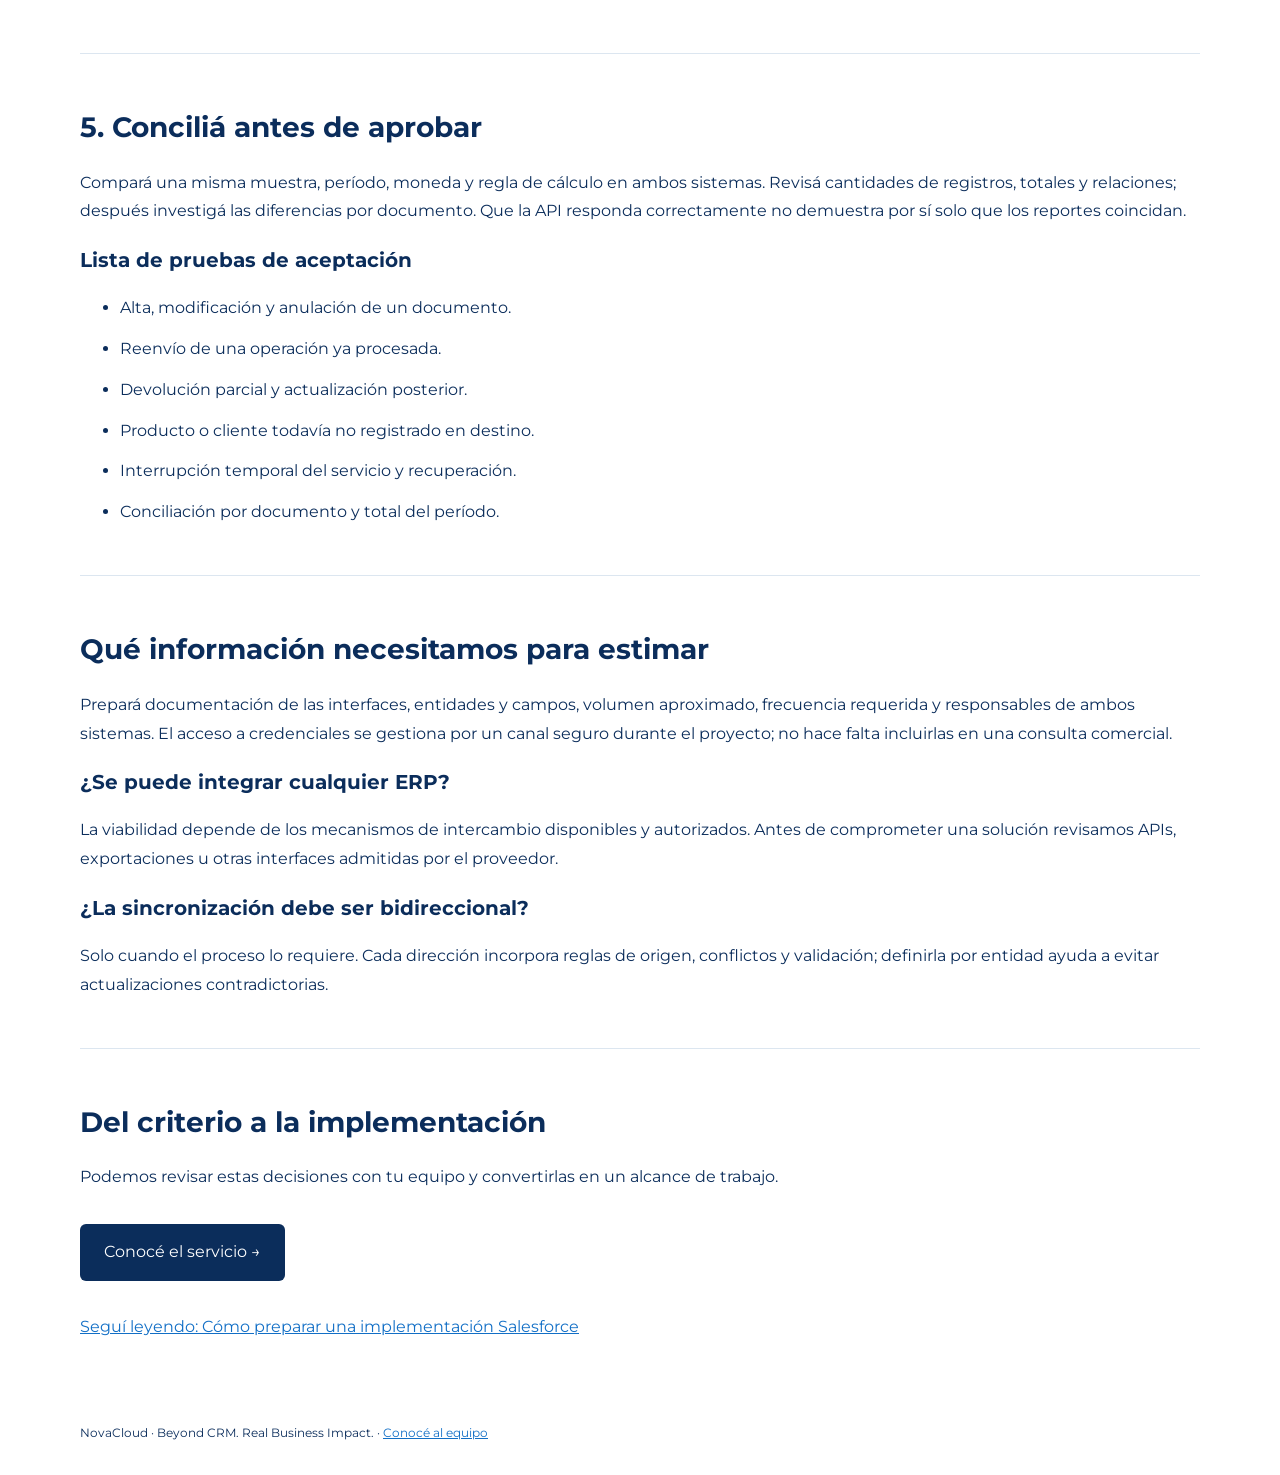
<file: guia-integracion-salesforce-erp.html>
<!doctype html><html lang="es"><head><meta charset="utf-8"><meta name="viewport" content="width=device-width,initial-scale=1"><title>Cómo definir una integración entre Salesforce y un ERP | NovaCloud</title><meta name="description" content="Fuentes de datos, identificadores, devoluciones, reintentos y conciliación: decisiones clave para conectar Salesforce con un ERP."><meta name="robots" content="index,follow,max-image-preview:large"><link rel="canonical" href="https://edmiguedo.github.io/novacloud/guia-integracion-salesforce-erp.html"><meta property="og:type" content="article"><meta property="og:title" content="Cómo definir una integración entre Salesforce y un ERP"><meta property="og:description" content="Fuentes de datos, identificadores, devoluciones, reintentos y conciliación: decisiones clave para conectar Salesforce con un ERP."><meta property="og:url" content="https://edmiguedo.github.io/novacloud/guia-integracion-salesforce-erp.html"><meta property="og:image" content="https://edmiguedo.github.io/novacloud/assets/novacloud-social-2026.png"><meta name="twitter:card" content="summary_large_image"><link rel="icon" href="assets/favicon-2026.ico"><link rel="preconnect" href="https://fonts.googleapis.com"><link rel="preconnect" href="https://fonts.gstatic.com" crossorigin><link href="https://fonts.googleapis.com/css2?family=Montserrat:wght@400;500;600;700&display=swap" rel="stylesheet"><link rel="stylesheet" href="assets/services.css"><script type="application/ld+json">{"@context": "https://schema.org", "@graph": [{"@type": "Organization", "@id": "https://edmiguedo.github.io/novacloud/#organization", "name": "NovaCloud", "url": "https://edmiguedo.github.io/novacloud/", "logo": "https://edmiguedo.github.io/novacloud/assets/novacloud-logo-2026.webp"}, {"@type": "WebPage", "@id": "https://edmiguedo.github.io/novacloud/guia-integracion-salesforce-erp.html#webpage", "url": "https://edmiguedo.github.io/novacloud/guia-integracion-salesforce-erp.html", "name": "Cómo definir una integración entre Salesforce y un ERP", "description": "Fuentes de datos, identificadores, devoluciones, reintentos y conciliación: decisiones clave para conectar Salesforce con un ERP.", "inLanguage": "es", "isPartOf": {"@id": "https://edmiguedo.github.io/novacloud/#website"}}, {"@type": "BreadcrumbList", "itemListElement": [{"@type": "ListItem", "position": 1, "name": "Inicio", "item": "https://edmiguedo.github.io/novacloud/"}, {"@type": "ListItem", "position": 2, "name": "Recursos", "item": "https://edmiguedo.github.io/novacloud/recursos.html"}, {"@type": "ListItem", "position": 3, "name": "Cómo definir una integración entre Salesforce y un ERP", "item": "https://edmiguedo.github.io/novacloud/guia-integracion-salesforce-erp.html"}]}, {"@type": "Article", "headline": "Cómo definir una integración entre Salesforce y un ERP", "description": "Fuentes de datos, identificadores, devoluciones, reintentos y conciliación: decisiones clave para conectar Salesforce con un ERP.", "mainEntityOfPage": {"@id": "https://edmiguedo.github.io/novacloud/guia-integracion-salesforce-erp.html#webpage"}, "author": {"@id": "https://edmiguedo.github.io/novacloud/#organization"}, "publisher": {"@id": "https://edmiguedo.github.io/novacloud/#organization"}, "inLanguage": "es"}]}</script></head><body><a class="skip-link" href="#contenido">Saltar al contenido</a><header><a class="wordmark" href="./" aria-label="NovaCloud, inicio">NovaCloud</a><nav aria-label="Principal"><a href="recursos.html">Recursos</a> · <a href="./#contacto">Conversemos</a></nav></header><main id="contenido"><nav aria-label="Ruta de navegación"><p><a href="./">Inicio</a> / <a href="recursos.html">Recursos</a> / Guía</p></nav><div class="intro"><p class="eyebrow">Recursos · Guía de planificación</p><h1>Cómo definir una integración entre Salesforce y un ERP</h1><p class="lead">Integrar un CRM con un ERP requiere acordar el significado de los datos, no solamente moverlos. Esta guía ayuda a convertir una solicitud de conexión en reglas que puedan construirse, probarse y mantenerse.</p><p>Por NovaCloud · Orientación para preparar tu proyecto</p></div><nav class="guide-index" aria-label="Contenido de la guía"><strong>En esta guía</strong><ol><li><a href="#paso-1">1. Definí quién es dueño de cada dato</a></li><li><a href="#paso-2">2. Diferenciá el dato original de sus ajustes</a></li><li><a href="#paso-3">3. Elegí la frecuencia según la necesidad</a></li><li><a href="#paso-4">4. Diseñá los errores como parte de la solución</a></li><li><a href="#paso-5">5. Conciliá antes de aprobar</a></li><li><a href="#paso-6">Qué información necesitamos para estimar</a></li></ol></nav><section><h2 id="paso-1">1. Definí quién es dueño de cada dato</h2><p>Elegí el sistema que origina y mantiene cada entidad o atributo. Si ambos sistemas pueden modificar el mismo valor, necesitás una regla explícita para resolver conflictos. “Usar el dato más reciente” no es suficiente si los relojes, las fechas de actualización o los procesos no son comparables.</p><div class="table-scroll"><table><thead><tr><th>Entidad</th><th>Preguntas que deben resolverse</th></tr></thead><tbody><tr><td>Clientes</td><td>¿Dónde se crean? ¿Qué identificador comparten? ¿Cómo se resuelven duplicados?</td></tr><tr><td>Productos</td><td>¿Cómo se identifica un producto? ¿Qué ocurre cuando se desactiva o cambia su unidad?</td></tr><tr><td>Precios</td><td>¿Se envía el precio de lista o el de la transacción? ¿Qué moneda e impuestos aplican?</td></tr><tr><td>Facturas</td><td>¿Se transfieren cabecera y detalle? ¿Cómo se representan anulaciones y modificaciones?</td></tr><tr><td>Devoluciones</td><td>¿Llegan como documento separado o como ajuste de una línea existente?</td></tr><tr><td>Cobros</td><td>¿Cómo se relacionan pagos parciales, saldos y documentos aplicados?</td></tr></tbody></table></div></section><section><h2 id="paso-2">2. Diferenciá el dato original de sus ajustes</h2><p>Una factura puede cambiar después de su primera sincronización. Una integración que solo envía el registro inicial puede mostrar cifras diferentes a las del sistema de origen si no incorpora devoluciones, anulaciones o correcciones.</p><div class="card"><h3>Ejemplo ilustrativo: venta y devolución</h3><p>Se registran 10 unidades y luego se devuelven 2. Si el ERP reporta 8 unidades netas y el CRM conserva las 10 originales, los reportes no son comparables. Debe definirse cómo viaja el ajuste y cómo se calcula la cantidad neta en ambos sistemas.</p><p>Este ejemplo explica una regla de diseño; no representa un resultado publicado de un cliente.</p></div><p>Documentá cantidades originales, ajustes, fechas y referencias del documento. Acordá también si los reportes se comparan por fecha de emisión, contabilización o modificación.</p></section><section><h2 id="paso-3">3. Elegí la frecuencia según la necesidad</h2><div class="table-scroll"><table><thead><tr><th>Modalidad</th><th>Cuándo evaluarla</th><th>Qué comprobar</th></tr></thead><tbody><tr><td>Por eventos</td><td>Una acción necesita propagarse poco después de ocurrir.</td><td>Disponibilidad de eventos, orden de llegada y tratamiento de duplicados.</td></tr><tr><td>Programada</td><td>El negocio admite una demora definida para actualizar datos.</td><td>Ventana de consulta, volumen, cambios posteriores y registros omitidos.</td></tr><tr><td>Bajo demanda</td><td>Una persona o proceso necesita consultar un dato puntual.</td><td>Tiempo de respuesta, disponibilidad del sistema y manejo de fallos.</td></tr></tbody></table></div><p>La elección depende de las capacidades de las interfaces y del impacto de trabajar con información desactualizada. Conviene definir la tolerancia de demora por proceso.</p></section><section><h2 id="paso-4">4. Diseñá los errores como parte de la solución</h2><p>Un reintento no debería duplicar una factura, un cliente o un pago. La integración necesita una forma estable de reconocer una operación que ya fue aplicada: por ejemplo, una clave del sistema de origen y una regla de actualización acordada.</p><ul><li>Registrá qué operación falló y por qué, sin exponer credenciales ni datos innecesarios.</li><li>Diferenciá fallos temporales de datos inválidos que requieren corrección.</li><li>Definí límites y condiciones de reintento.</li><li>Asigná responsables para revisar y reprocesar excepciones.</li><li>Probá documentos fuera de orden y relaciones todavía inexistentes.</li></ul></section><section><h2 id="paso-5">5. Conciliá antes de aprobar</h2><p>Compará una misma muestra, período, moneda y regla de cálculo en ambos sistemas. Revisá cantidades de registros, totales y relaciones; después investigá las diferencias por documento. Que la API responda correctamente no demuestra por sí solo que los reportes coincidan.</p><h3>Lista de pruebas de aceptación</h3><ul><li>Alta, modificación y anulación de un documento.</li><li>Reenvío de una operación ya procesada.</li><li>Devolución parcial y actualización posterior.</li><li>Producto o cliente todavía no registrado en destino.</li><li>Interrupción temporal del servicio y recuperación.</li><li>Conciliación por documento y total del período.</li></ul></section><section><h2 id="paso-6">Qué información necesitamos para estimar</h2><p>Prepará documentación de las interfaces, entidades y campos, volumen aproximado, frecuencia requerida y responsables de ambos sistemas. El acceso a credenciales se gestiona por un canal seguro durante el proyecto; no hace falta incluirlas en una consulta comercial.</p><h3>¿Se puede integrar cualquier ERP?</h3><p>La viabilidad depende de los mecanismos de intercambio disponibles y autorizados. Antes de comprometer una solución revisamos APIs, exportaciones u otras interfaces admitidas por el proveedor.</p><h3>¿La sincronización debe ser bidireccional?</h3><p>Solo cuando el proceso lo requiere. Cada dirección incorpora reglas de origen, conflictos y validación; definirla por entidad ayuda a evitar actualizaciones contradictorias.</p></section><section><h2>Del criterio a la implementación</h2><p>Podemos revisar estas decisiones con tu equipo y convertirlas en un alcance de trabajo.</p><a class="btn" href="integraciones.html">Conocé el servicio →</a><p><a href="guia-implementacion-salesforce.html">Seguí leyendo: Cómo preparar una implementación Salesforce</a></p></section></main><footer>NovaCloud · Beyond CRM. Real Business Impact. · <a href="./#nosotros">Conocé al equipo</a></footer></body></html>
</file>
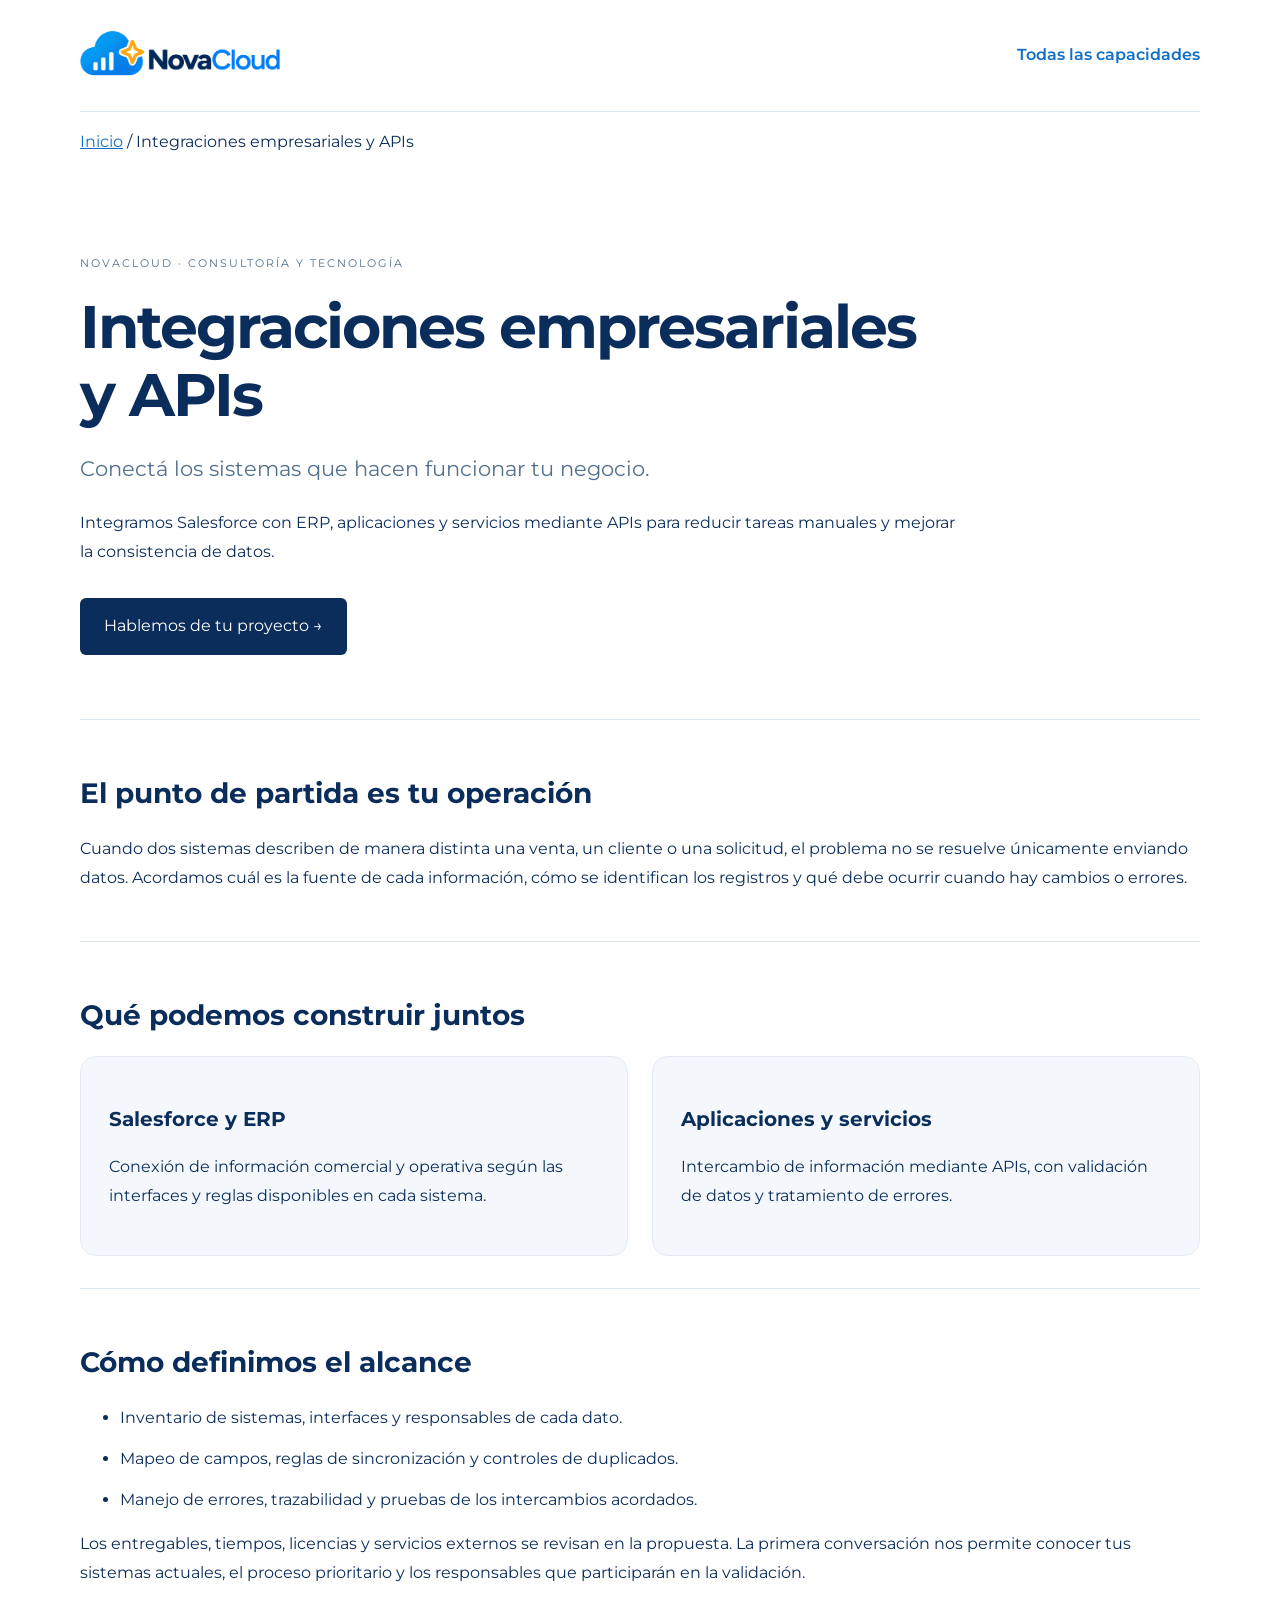
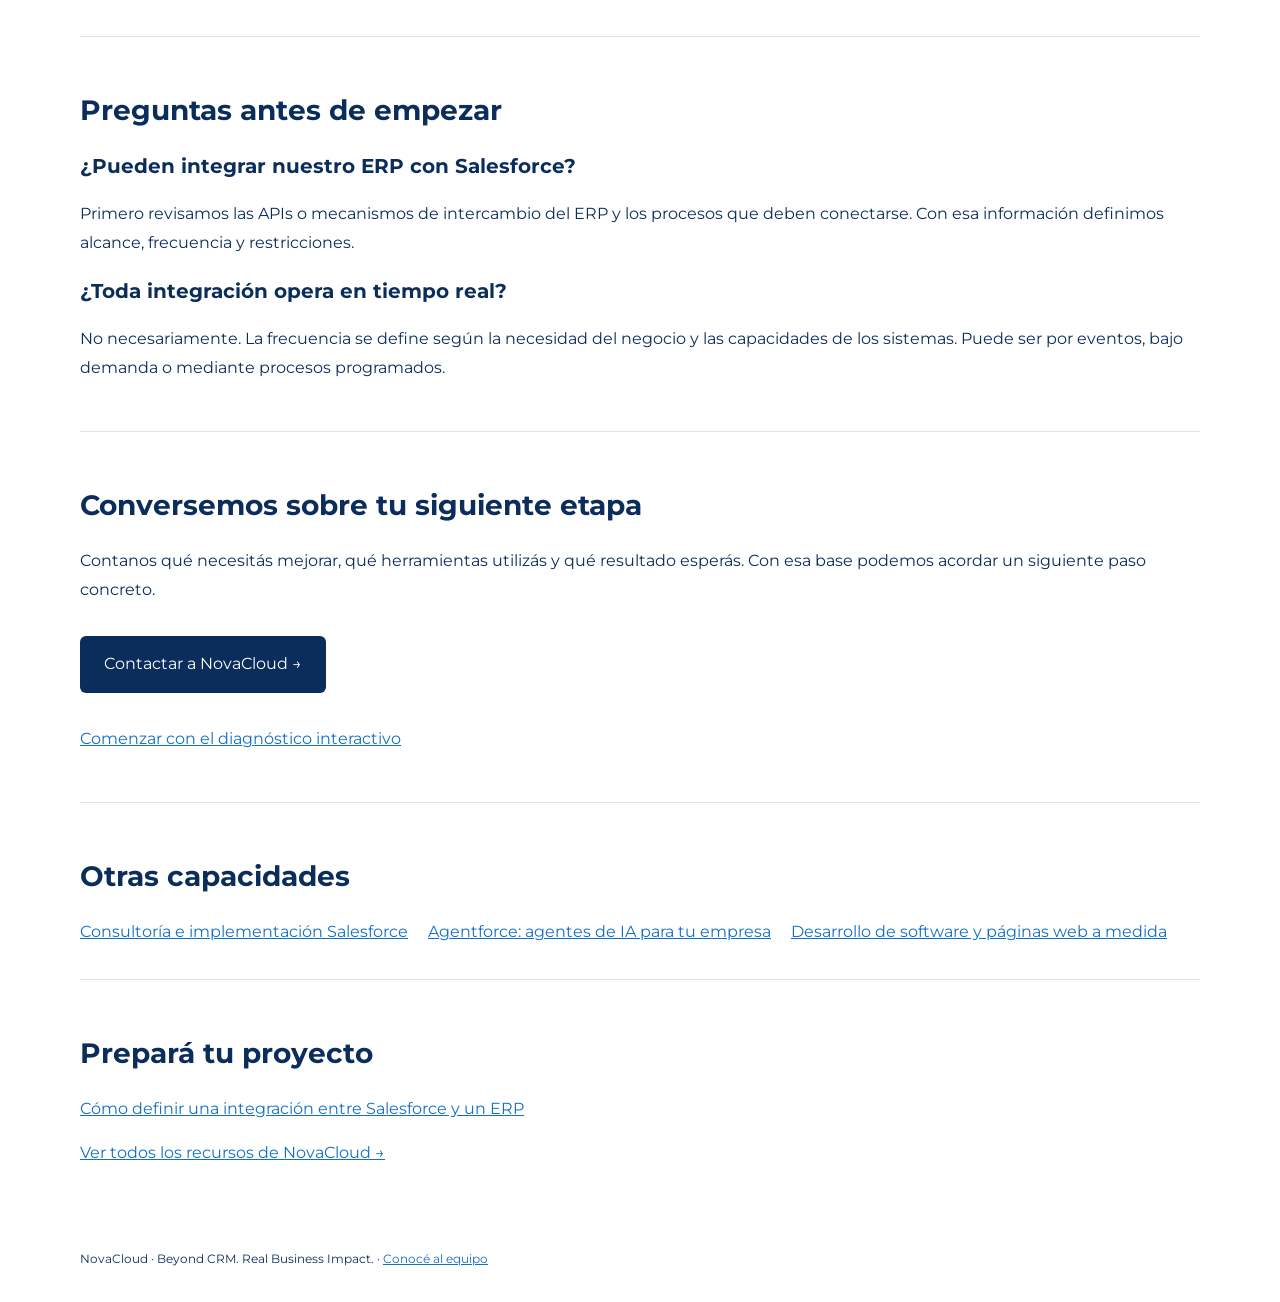
<file: integraciones.html>
<!doctype html><html lang="es"><head><meta charset="utf-8"><meta name="viewport" content="width=device-width,initial-scale=1"><title>Integraciones empresariales y APIs | NovaCloud</title><meta name="description" content="Integramos Salesforce con ERP, aplicaciones y servicios mediante APIs para reducir tareas manuales y mejorar la consistencia de datos."><meta name="robots" content="index,follow,max-image-preview:large"><link rel="canonical" href="https://edmiguedo.github.io/novacloud/integraciones.html"><meta property="og:type" content="website"><meta property="og:title" content="Integraciones empresariales y APIs | NovaCloud"><meta property="og:description" content="Integramos Salesforce con ERP, aplicaciones y servicios mediante APIs para reducir tareas manuales y mejorar la consistencia de datos."><meta property="og:url" content="https://edmiguedo.github.io/novacloud/integraciones.html"><meta property="og:image" content="https://edmiguedo.github.io/novacloud/assets/novacloud-social-2026.png"><meta name="twitter:card" content="summary_large_image"><link rel="icon" href="assets/favicon-2026.ico"><link rel="preconnect" href="https://fonts.googleapis.com"><link rel="preconnect" href="https://fonts.gstatic.com" crossorigin><link href="https://fonts.googleapis.com/css2?family=Montserrat:wght@400;500;600;700&display=swap" rel="stylesheet"><link rel="stylesheet" href="assets/services.css"><script type="application/ld+json">{"@context": "https://schema.org", "@graph": [{"@type": "Organization", "@id": "https://edmiguedo.github.io/novacloud/#organization", "name": "NovaCloud", "url": "https://edmiguedo.github.io/novacloud/", "logo": "https://edmiguedo.github.io/novacloud/assets/novacloud-logo-2026.webp", "description": "Consultoría Salesforce, Agentforce, integraciones y desarrollo de software y páginas web a medida. NovaCloud conecta procesos, equipos y tecnología."}, {"@type": "Service", "@id": "https://edmiguedo.github.io/novacloud/integraciones.html#service", "name": "Integraciones empresariales y APIs", "description": "Integramos Salesforce con ERP, aplicaciones y servicios mediante APIs para reducir tareas manuales y mejorar la consistencia de datos.", "url": "https://edmiguedo.github.io/novacloud/integraciones.html", "provider": {"@id": "https://edmiguedo.github.io/novacloud/#organization"}}, {"@type": "BreadcrumbList", "itemListElement": [{"@type": "ListItem", "position": 1, "name": "Inicio", "item": "https://edmiguedo.github.io/novacloud/"}, {"@type": "ListItem", "position": 2, "name": "Integraciones empresariales y APIs", "item": "https://edmiguedo.github.io/novacloud/integraciones.html"}]}]}</script></head><body><header><a class="wordmark" href="./" aria-label="NovaCloud — Inicio"><img src="assets/novacloud-logo-2026.webp" alt="NovaCloud" width="1000" height="314"></a><a href="./#servicios">Todas las capacidades</a></header><main><nav aria-label="Ruta de navegación"><p><a href="./">Inicio</a> / Integraciones empresariales y APIs</p></nav><div class="intro"><p class="eyebrow">NovaCloud · Consultoría y tecnología</p><h1>Integraciones empresariales y APIs</h1><p class="lead">Conectá los sistemas que hacen funcionar tu negocio.</p><p>Integramos Salesforce con ERP, aplicaciones y servicios mediante APIs para reducir tareas manuales y mejorar la consistencia de datos.</p><a class="btn" href="./#contacto">Hablemos de tu proyecto →</a></div><section><h2>El punto de partida es tu operación</h2><p>Cuando dos sistemas describen de manera distinta una venta, un cliente o una solicitud, el problema no se resuelve únicamente enviando datos. Acordamos cuál es la fuente de cada información, cómo se identifican los registros y qué debe ocurrir cuando hay cambios o errores.</p></section><section><h2>Qué podemos construir juntos</h2><div class="grid"><article class="card"><h3>Salesforce y ERP</h3><p>Conexión de información comercial y operativa según las interfaces y reglas disponibles en cada sistema.</p></article><article class="card"><h3>Aplicaciones y servicios</h3><p>Intercambio de información mediante APIs, con validación de datos y tratamiento de errores.</p></article></div></section><section><h2>Cómo definimos el alcance</h2><ul><li>Inventario de sistemas, interfaces y responsables de cada dato.</li><li>Mapeo de campos, reglas de sincronización y controles de duplicados.</li><li>Manejo de errores, trazabilidad y pruebas de los intercambios acordados.</li></ul><p>Los entregables, tiempos, licencias y servicios externos se revisan en la propuesta. La primera conversación nos permite conocer tus sistemas actuales, el proceso prioritario y los responsables que participarán en la validación.</p></section><section><h2>Preguntas antes de empezar</h2><h3>¿Pueden integrar nuestro ERP con Salesforce?</h3><p>Primero revisamos las APIs o mecanismos de intercambio del ERP y los procesos que deben conectarse. Con esa información definimos alcance, frecuencia y restricciones.</p><h3>¿Toda integración opera en tiempo real?</h3><p>No necesariamente. La frecuencia se define según la necesidad del negocio y las capacidades de los sistemas. Puede ser por eventos, bajo demanda o mediante procesos programados.</p></section><section><h2>Conversemos sobre tu siguiente etapa</h2><p>Contanos qué necesitás mejorar, qué herramientas utilizás y qué resultado esperás. Con esa base podemos acordar un siguiente paso concreto.</p><a class="btn" href="./#contacto">Contactar a NovaCloud →</a><p><a href="./#diagnostico">Comenzar con el diagnóstico interactivo</a></p></section><section><h2>Otras capacidades</h2><div class="links"><a href="consultoria-salesforce.html">Consultoría e implementación Salesforce</a><a href="agentforce.html">Agentforce: agentes de IA para tu empresa</a><a href="software-a-medida.html">Desarrollo de software y páginas web a medida</a></div></section><section><h2>Prepará tu proyecto</h2><p><a href="guia-integracion-salesforce-erp.html">Cómo definir una integración entre Salesforce y un ERP</a></p><p><a href="recursos.html">Ver todos los recursos de NovaCloud →</a></p></section></main><footer>NovaCloud · Beyond CRM. Real Business Impact. · <a href="./#nosotros">Conocé al equipo</a></footer></body></html>
</file>
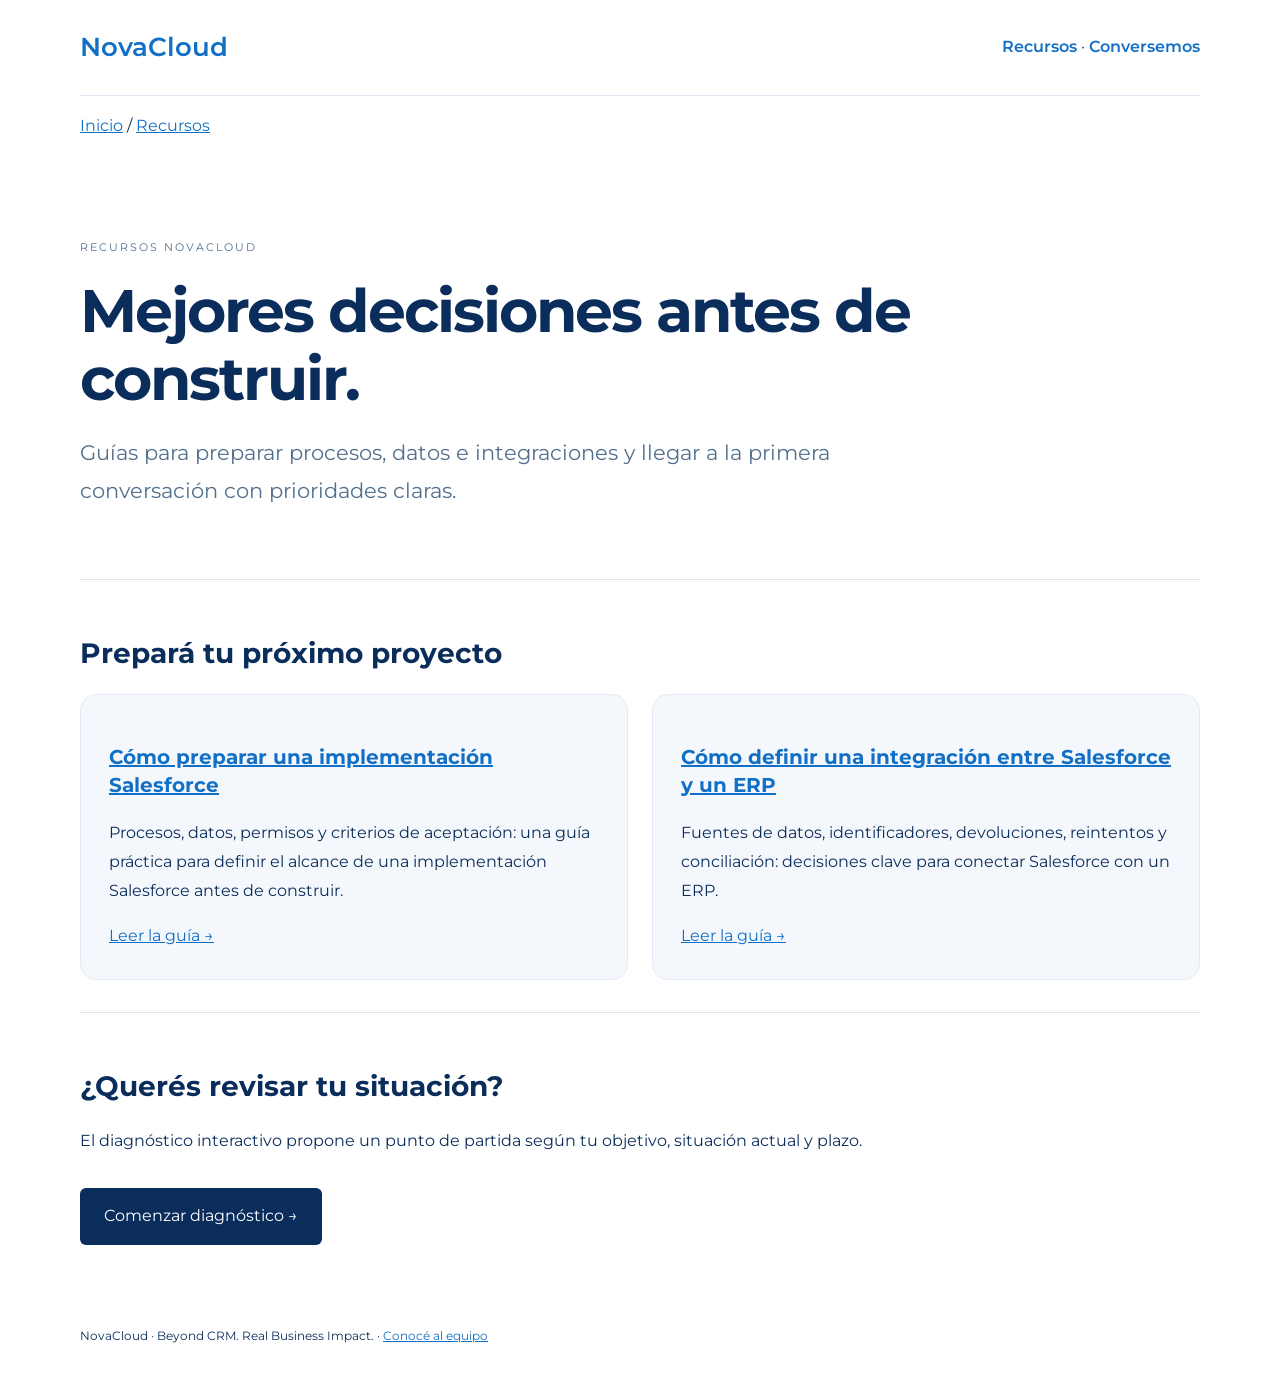
<file: recursos.html>
<!doctype html><html lang="es"><head><meta charset="utf-8"><meta name="viewport" content="width=device-width,initial-scale=1"><title>Guías de Salesforce e integraciones | NovaCloud</title><meta name="description" content="Recursos de NovaCloud para preparar una implementación Salesforce y definir integraciones con ERP: decisiones, datos y criterios de aceptación."><meta name="robots" content="index,follow,max-image-preview:large"><link rel="canonical" href="https://edmiguedo.github.io/novacloud/recursos.html"><meta property="og:type" content="website"><meta property="og:title" content="Guías de Salesforce e integraciones"><meta property="og:description" content="Recursos de NovaCloud para preparar una implementación Salesforce y definir integraciones con ERP: decisiones, datos y criterios de aceptación."><meta property="og:url" content="https://edmiguedo.github.io/novacloud/recursos.html"><meta property="og:image" content="https://edmiguedo.github.io/novacloud/assets/novacloud-social-2026.png"><meta name="twitter:card" content="summary_large_image"><link rel="icon" href="assets/favicon-2026.ico"><link rel="preconnect" href="https://fonts.googleapis.com"><link rel="preconnect" href="https://fonts.gstatic.com" crossorigin><link href="https://fonts.googleapis.com/css2?family=Montserrat:wght@400;500;600;700&display=swap" rel="stylesheet"><link rel="stylesheet" href="assets/services.css"><script type="application/ld+json">{"@context": "https://schema.org", "@graph": [{"@type": "Organization", "@id": "https://edmiguedo.github.io/novacloud/#organization", "name": "NovaCloud", "url": "https://edmiguedo.github.io/novacloud/", "logo": "https://edmiguedo.github.io/novacloud/assets/novacloud-logo-2026.webp"}, {"@type": "WebPage", "@id": "https://edmiguedo.github.io/novacloud/recursos.html#webpage", "url": "https://edmiguedo.github.io/novacloud/recursos.html", "name": "Guías de Salesforce e integraciones", "description": "Recursos de NovaCloud para preparar una implementación Salesforce y definir integraciones con ERP: decisiones, datos y criterios de aceptación.", "inLanguage": "es", "isPartOf": {"@id": "https://edmiguedo.github.io/novacloud/#website"}}, {"@type": "BreadcrumbList", "itemListElement": [{"@type": "ListItem", "position": 1, "name": "Inicio", "item": "https://edmiguedo.github.io/novacloud/"}, {"@type": "ListItem", "position": 2, "name": "Recursos", "item": "https://edmiguedo.github.io/novacloud/recursos.html"}]}]}</script></head><body><a class="skip-link" href="#contenido">Saltar al contenido</a><header><a class="wordmark" href="./" aria-label="NovaCloud, inicio">NovaCloud</a><nav aria-label="Principal"><a href="recursos.html">Recursos</a> · <a href="./#contacto">Conversemos</a></nav></header><main id="contenido"><nav aria-label="Ruta de navegación"><p><a href="./">Inicio</a> / <a href="recursos.html">Recursos</a></p></nav><div class="intro"><p class="eyebrow">Recursos NovaCloud</p><h1>Mejores decisiones antes de construir.</h1><p class="lead">Guías para preparar procesos, datos e integraciones y llegar a la primera conversación con prioridades claras.</p></div><section><h2>Prepará tu próximo proyecto</h2><div class="grid"><article class="card"><h3><a href="guia-implementacion-salesforce.html">Cómo preparar una implementación Salesforce</a></h3><p>Procesos, datos, permisos y criterios de aceptación: una guía práctica para definir el alcance de una implementación Salesforce antes de construir.</p><a href="guia-implementacion-salesforce.html">Leer la guía →</a></article><article class="card"><h3><a href="guia-integracion-salesforce-erp.html">Cómo definir una integración entre Salesforce y un ERP</a></h3><p>Fuentes de datos, identificadores, devoluciones, reintentos y conciliación: decisiones clave para conectar Salesforce con un ERP.</p><a href="guia-integracion-salesforce-erp.html">Leer la guía →</a></article></div></section><section><h2>¿Querés revisar tu situación?</h2><p>El diagnóstico interactivo propone un punto de partida según tu objetivo, situación actual y plazo.</p><a class="btn" href="./#diagnostico">Comenzar diagnóstico →</a></section></main><footer>NovaCloud · Beyond CRM. Real Business Impact. · <a href="./#nosotros">Conocé al equipo</a></footer></body></html>
</file>
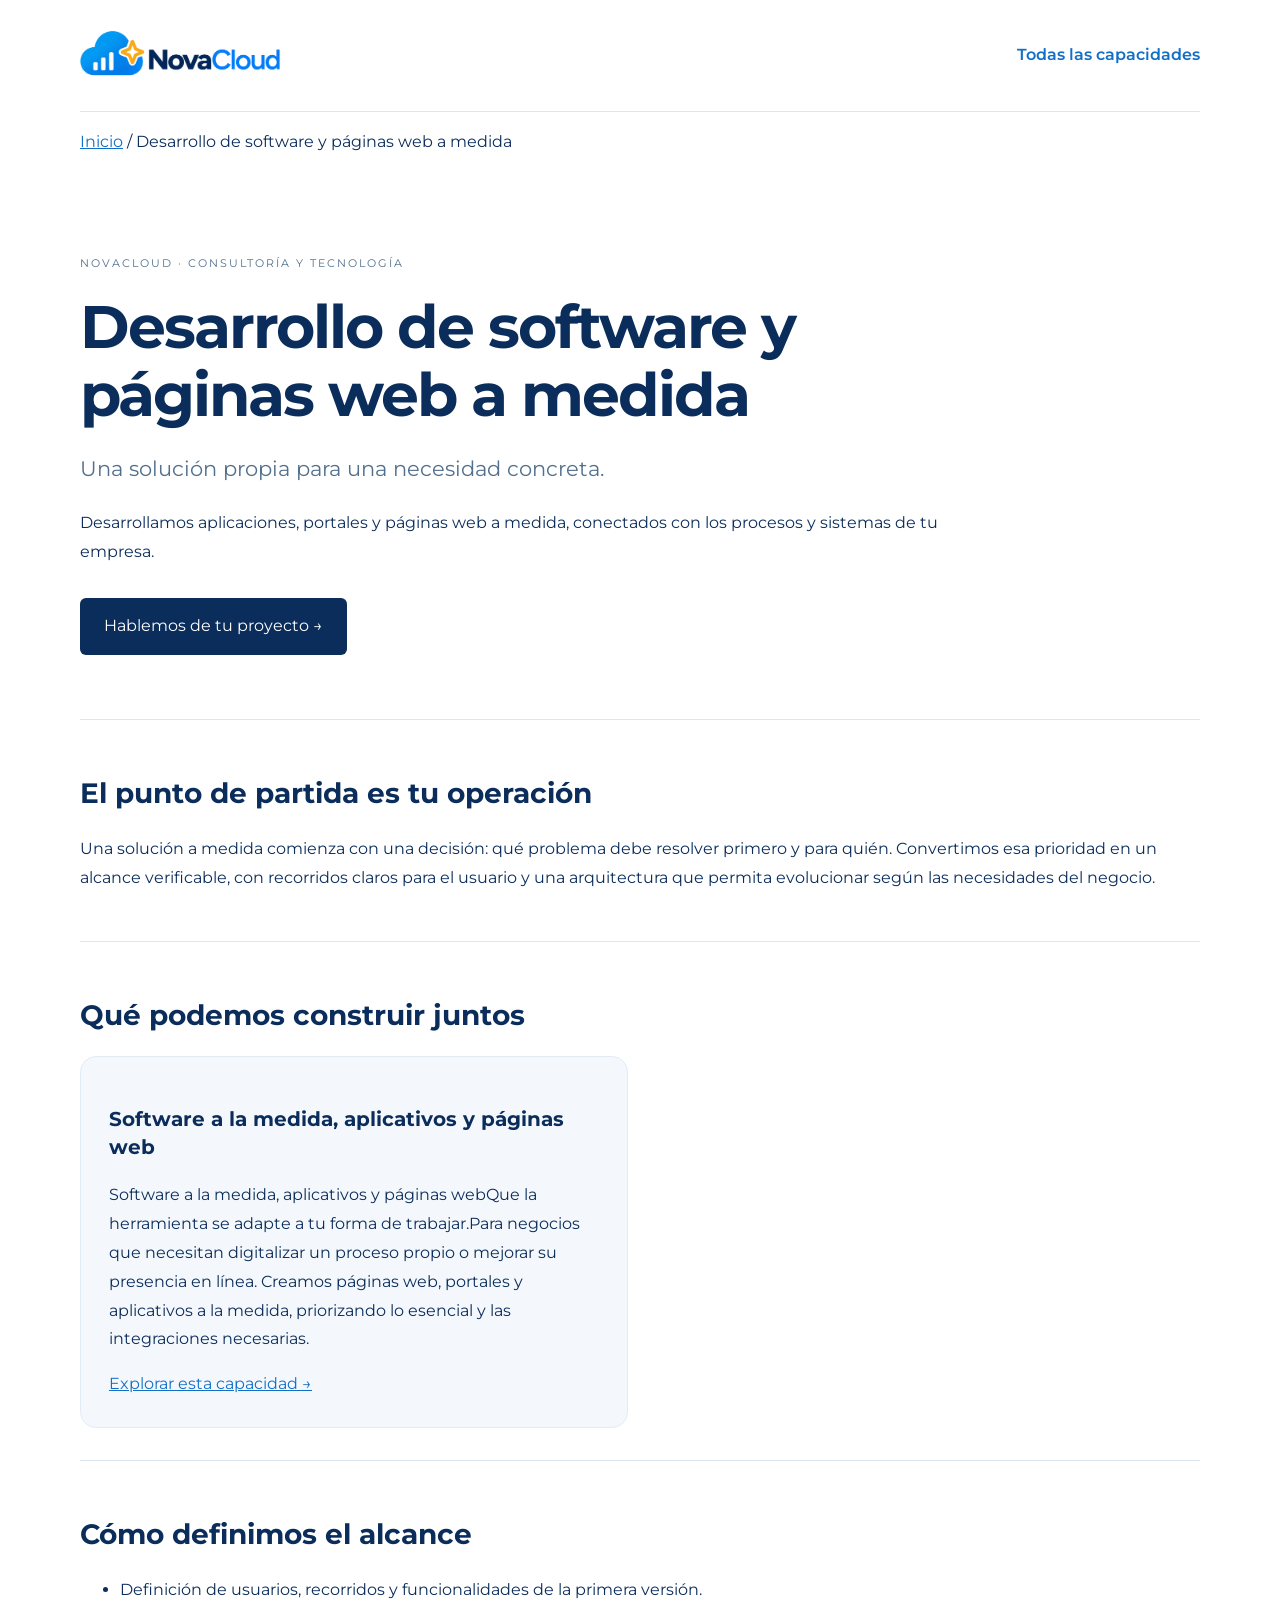
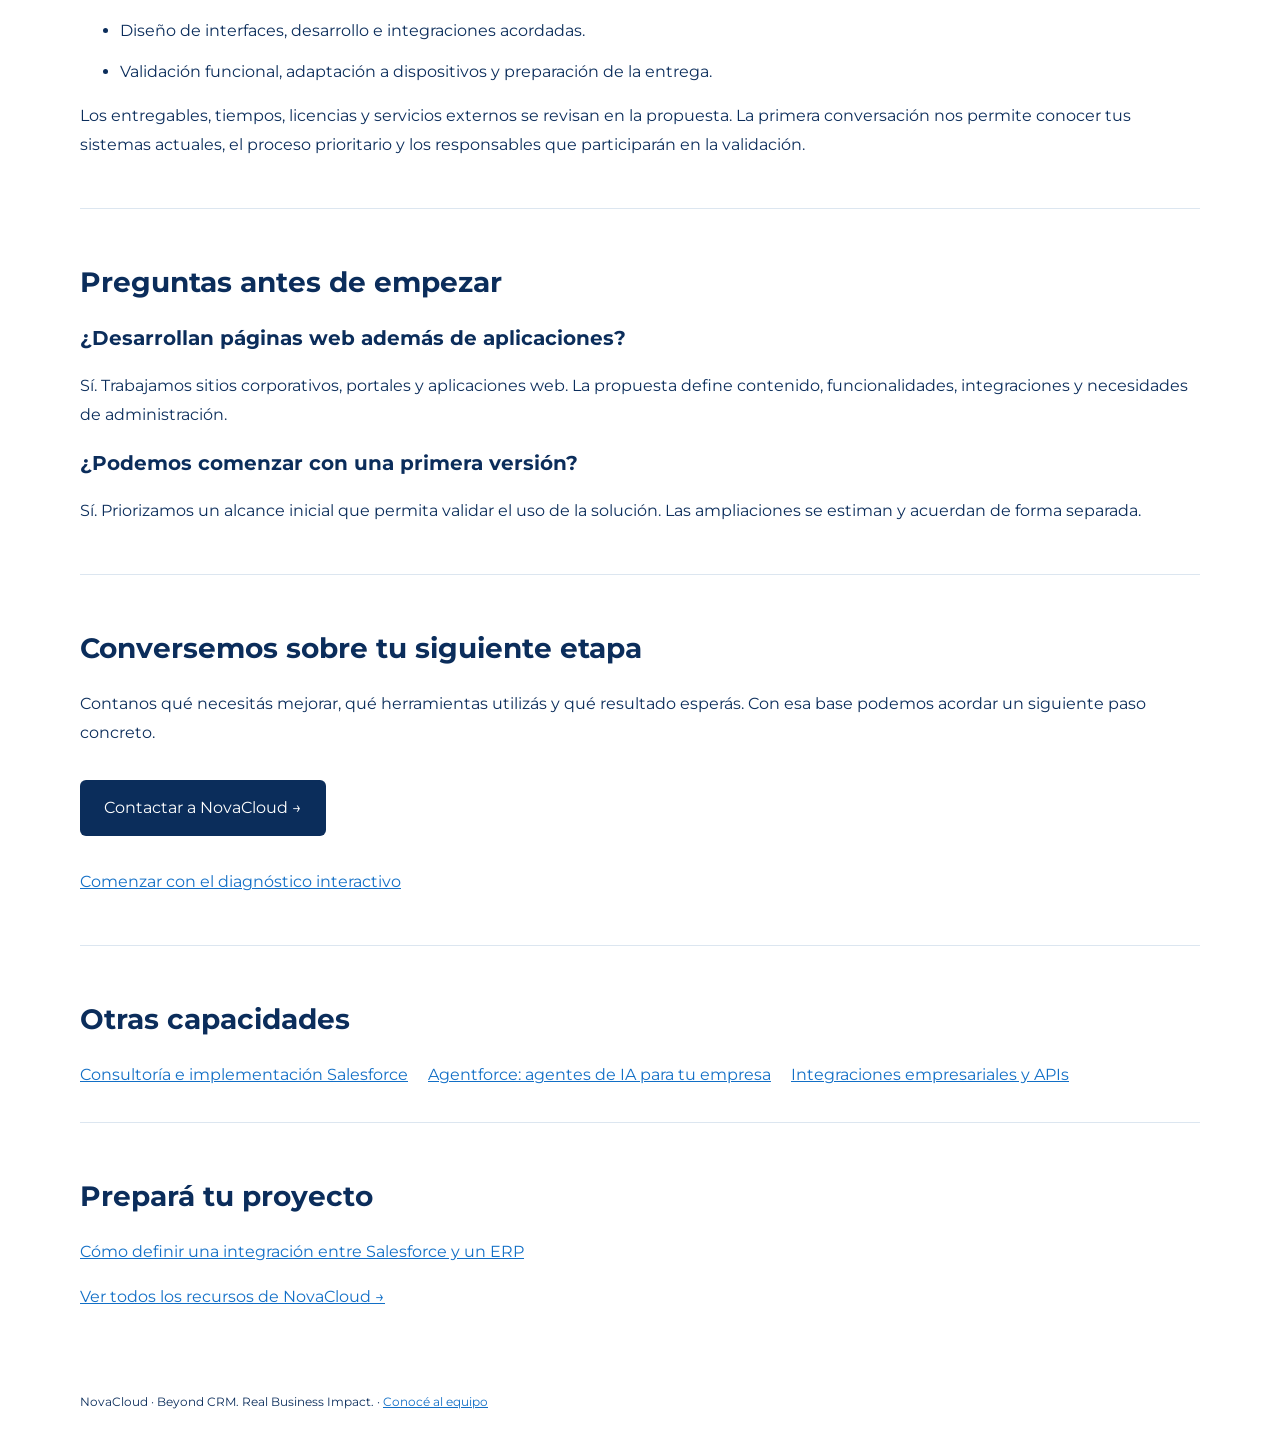
<file: software-a-medida.html>
<!doctype html><html lang="es"><head><meta charset="utf-8"><meta name="viewport" content="width=device-width,initial-scale=1"><title>Desarrollo de software y páginas web a medida | NovaCloud</title><meta name="description" content="Desarrollamos aplicaciones, portales y páginas web a medida, conectados con los procesos y sistemas de tu empresa."><meta name="robots" content="index,follow,max-image-preview:large"><link rel="canonical" href="https://edmiguedo.github.io/novacloud/software-a-medida.html"><meta property="og:type" content="website"><meta property="og:title" content="Desarrollo de software y páginas web a medida | NovaCloud"><meta property="og:description" content="Desarrollamos aplicaciones, portales y páginas web a medida, conectados con los procesos y sistemas de tu empresa."><meta property="og:url" content="https://edmiguedo.github.io/novacloud/software-a-medida.html"><meta property="og:image" content="https://edmiguedo.github.io/novacloud/assets/novacloud-social-2026.png"><meta name="twitter:card" content="summary_large_image"><link rel="icon" href="assets/favicon-2026.ico"><link rel="preconnect" href="https://fonts.googleapis.com"><link rel="preconnect" href="https://fonts.gstatic.com" crossorigin><link href="https://fonts.googleapis.com/css2?family=Montserrat:wght@400;500;600;700&display=swap" rel="stylesheet"><link rel="stylesheet" href="assets/services.css"><script type="application/ld+json">{"@context": "https://schema.org", "@graph": [{"@type": "Organization", "@id": "https://edmiguedo.github.io/novacloud/#organization", "name": "NovaCloud", "url": "https://edmiguedo.github.io/novacloud/", "logo": "https://edmiguedo.github.io/novacloud/assets/novacloud-logo-2026.webp", "description": "Consultoría Salesforce, Agentforce, integraciones y desarrollo de software y páginas web a medida. NovaCloud conecta procesos, equipos y tecnología."}, {"@type": "Service", "@id": "https://edmiguedo.github.io/novacloud/software-a-medida.html#service", "name": "Desarrollo de software y páginas web a medida", "description": "Desarrollamos aplicaciones, portales y páginas web a medida, conectados con los procesos y sistemas de tu empresa.", "url": "https://edmiguedo.github.io/novacloud/software-a-medida.html", "provider": {"@id": "https://edmiguedo.github.io/novacloud/#organization"}}, {"@type": "BreadcrumbList", "itemListElement": [{"@type": "ListItem", "position": 1, "name": "Inicio", "item": "https://edmiguedo.github.io/novacloud/"}, {"@type": "ListItem", "position": 2, "name": "Desarrollo de software y páginas web a medida", "item": "https://edmiguedo.github.io/novacloud/software-a-medida.html"}]}]}</script></head><body><header><a class="wordmark" href="./" aria-label="NovaCloud — Inicio"><img src="assets/novacloud-logo-2026.webp" alt="NovaCloud" width="1000" height="314"></a><a href="./#servicios">Todas las capacidades</a></header><main><nav aria-label="Ruta de navegación"><p><a href="./">Inicio</a> / Desarrollo de software y páginas web a medida</p></nav><div class="intro"><p class="eyebrow">NovaCloud · Consultoría y tecnología</p><h1>Desarrollo de software y páginas web a medida</h1><p class="lead">Una solución propia para una necesidad concreta.</p><p>Desarrollamos aplicaciones, portales y páginas web a medida, conectados con los procesos y sistemas de tu empresa.</p><a class="btn" href="./#contacto">Hablemos de tu proyecto →</a></div><section><h2>El punto de partida es tu operación</h2><p>Una solución a medida comienza con una decisión: qué problema debe resolver primero y para quién. Convertimos esa prioridad en un alcance verificable, con recorridos claros para el usuario y una arquitectura que permita evolucionar según las necesidades del negocio.</p></section><section><h2>Qué podemos construir juntos</h2><div class="grid"><article class="card"><h3>Software a la medida, aplicativos y páginas web</h3><p>Software a la medida, aplicativos y páginas webQue la herramienta se adapte a tu forma de trabajar.Para negocios que necesitan digitalizar un proceso propio o mejorar su presencia en línea. Creamos páginas web, portales y aplicativos a la medida, priorizando lo esencial y las integraciones necesarias.</p><a href="./#solucion-5">Explorar esta capacidad →</a></article></div></section><section><h2>Cómo definimos el alcance</h2><ul><li>Definición de usuarios, recorridos y funcionalidades de la primera versión.</li><li>Diseño de interfaces, desarrollo e integraciones acordadas.</li><li>Validación funcional, adaptación a dispositivos y preparación de la entrega.</li></ul><p>Los entregables, tiempos, licencias y servicios externos se revisan en la propuesta. La primera conversación nos permite conocer tus sistemas actuales, el proceso prioritario y los responsables que participarán en la validación.</p></section><section><h2>Preguntas antes de empezar</h2><h3>¿Desarrollan páginas web además de aplicaciones?</h3><p>Sí. Trabajamos sitios corporativos, portales y aplicaciones web. La propuesta define contenido, funcionalidades, integraciones y necesidades de administración.</p><h3>¿Podemos comenzar con una primera versión?</h3><p>Sí. Priorizamos un alcance inicial que permita validar el uso de la solución. Las ampliaciones se estiman y acuerdan de forma separada.</p></section><section><h2>Conversemos sobre tu siguiente etapa</h2><p>Contanos qué necesitás mejorar, qué herramientas utilizás y qué resultado esperás. Con esa base podemos acordar un siguiente paso concreto.</p><a class="btn" href="./#contacto">Contactar a NovaCloud →</a><p><a href="./#diagnostico">Comenzar con el diagnóstico interactivo</a></p></section><section><h2>Otras capacidades</h2><div class="links"><a href="consultoria-salesforce.html">Consultoría e implementación Salesforce</a><a href="agentforce.html">Agentforce: agentes de IA para tu empresa</a><a href="integraciones.html">Integraciones empresariales y APIs</a></div></section><section><h2>Prepará tu proyecto</h2><p><a href="guia-integracion-salesforce-erp.html">Cómo definir una integración entre Salesforce y un ERP</a></p><p><a href="recursos.html">Ver todos los recursos de NovaCloud →</a></p></section></main><footer>NovaCloud · Beyond CRM. Real Business Impact. · <a href="./#nosotros">Conocé al equipo</a></footer></body></html>
</file>
<file: assets/home.a4942e4c696d.css>
:root{--ink:#092537;--muted:#526979;--blue:#147cf1;--light:#f2f6f8;--line:#dbe4e9;--dark:#071e30;--lime:#c1ed91}*{box-sizing:border-box}html{scroll-behavior:smooth;scroll-padding-top:100px}body{margin:0;background:#fff;color:var(--ink);font:16px/1.6 'Montserrat',sans-serif}h1,h2,h3,h4,p{margin:0}h1,h2,h3{font-family:Montserrat,sans-serif}a{color:inherit;text-decoration:none}button,input,select,textarea{font:inherit}button,a,input,textarea,select{-webkit-tap-highlight-color:transparent}button{cursor:pointer}a:focus-visible,button:focus-visible,input:focus-visible,select:focus-visible,textarea:focus-visible{outline:3px solid #147cf1;outline-offset:5px}.wrap{width:min(1240px,calc(100% - 88px));margin:auto}.skip{position:fixed;top:-100px;background:white;padding:12px;z-index:100}.skip:focus{top:0}header{height:90px;background:#fff;position:sticky;top:0;z-index:30;border-bottom:1px solid var(--line)}.nav{height:100%;display:flex;align-items:center;justify-content:space-between;gap:24px}.brand{display:flex;align-items:center;gap:10px;font:800 25px Montserrat,sans-serif;letter-spacing:-1px}.mark{width:30px;height:32px;background:var(--blue);clip-path:polygon(0 100%,0 0,30% 0,70% 60%,70% 0,100% 0,100% 100%,70% 100%,30% 40%,30% 100%)}.brand small{font-size:9px;letter-spacing:1px;align-self:flex-end;padding-bottom:3px}nav{display:flex;gap:28px;font-size:13px;font-weight:600}nav a:hover{color:var(--blue)}.actions{display:flex;gap:20px;align-items:center}.lang{border:0;background:none;font-size:12px;padding:8px 0}.lang[aria-pressed=true]{font-weight:800}.langsep{color:#bcc7cf}.btn{display:inline-flex;justify-content:center;align-items:center;gap:30px;background:var(--blue);color:white;padding:16px 23px;border:1px solid transparent;border-radius:4px;font-size:14px;font-weight:600;transition:background .2s,transform .2s}.btn:hover{background:#0864c7;transform:translateY(-2px)}.btn.small{padding:11px 17px;gap:18px;font-size:12px}.btn.outline{color:var(--ink);border-color:var(--line);background:transparent}.menu{display:none;background:none;border:1px solid var(--line);border-radius:4px;padding:7px 11px}.eyebrow{font-size:10px;font-weight:700;letter-spacing:2px;text-transform:uppercase;display:flex;align-items:center;gap:10px}.eyebrow:before{content:'';width:6px;height:6px;background:var(--blue);border-radius:50%}.hero{background:var(--light);overflow:hidden;position:relative}.hero-grid{display:grid;grid-template-columns:1.1fr .9fr;min-height:650px;align-items:center;gap:30px}.hero-copy{padding:75px 0;position:relative;z-index:2}h1{font-size:clamp(52px,5.5vw,79px);line-height:1.07;letter-spacing:-4px;font-weight:600;margin:30px 0}h1 em{font-style:normal;color:var(--blue)}.hero-copy>p{max-width:490px;font-size:16px;color:var(--muted);line-height:1.8}.hero-ctas{display:flex;gap:12px;flex-wrap:wrap;margin-top:30px}.hero-note{display:flex;align-items:center;gap:14px;margin-top:35px;font-size:10px;letter-spacing:1.3px;color:#526979;text-transform:uppercase}.hero-note i{width:28px;height:1px;background:#92a7b4}.visual{position:relative;height:540px;display:grid;place-items:center;isolation:isolate}.visual:before{content:'';position:absolute;width:560px;height:560px;background:radial-gradient(circle,#d5e7fa 0,transparent 67%);z-index:-2}.orbit{position:absolute;border:1px solid #b9d0e1;border-radius:50%;width:390px;height:390px;transform:rotate(-25deg) scaleY(.69)}.orbit.o2{transform:rotate(40deg) scaleY(.75);width:460px;height:460px}.orbit.o3{transform:rotate(-65deg) scaleY(.7);width:300px;height:300px}.sculpture{width:235px;height:265px;position:relative;transform:rotate(-12deg);filter:drop-shadow(18px 30px 20px #183d7040);animation:float 7s ease-in-out infinite}.slab{position:absolute;width:79px;height:240px;background:linear-gradient(110deg,#87bcff 0%,#2789fc 25%,#0751ad 75%,#042e66);border:1px solid #75b7ff;border-radius:14px;transform:skewY(-18deg);box-shadow:inset -12px 0 18px #052c6344}.slab.one{left:0;top:20px}.slab.two{right:0;top:0}.slab.three{left:79px;top:38px;height:170px;transform:skewY(40deg);background:linear-gradient(100deg,#83bfff,#187ce9 55%,#094481)}.visual-tag{position:absolute;background:#ffffffed;border:1px solid white;padding:10px 15px;border-radius:5px;font-size:10px;letter-spacing:1px;box-shadow:0 10px 40px #193d6910;display:flex;align-items:center;gap:10px}.visual-tag b{font-size:14px;color:var(--blue)}.tag1{left:4px;top:100px}.tag2{right:-5px;top:260px}.tag3{left:25px;bottom:65px}.visual-caption{position:absolute;bottom:12px;text-transform:uppercase;letter-spacing:2.2px;font-size:9px;color:var(--muted)}@keyframes float{50%{transform:translateY(-12px) rotate(-8deg)}}.trust{border-bottom:1px solid var(--line)}.trust-inner{display:flex;align-items:center;justify-content:space-between;gap:24px;padding:28px 0}.trust p{font-size:11px;max-width:180px;color:var(--muted)}.client-word{font:800 25px Montserrat,sans-serif;letter-spacing:-1px}.client-word:last-child{font-size:21px}.trust-line{height:28px;width:1px;background:var(--line)}section.space{padding:100px 0}.section-head{display:grid;grid-template-columns:1fr 1fr;gap:60px;align-items:end;margin:22px 0 45px}h2{font-size:clamp(32px,3.4vw,48px);font-weight:500;line-height:1.18;letter-spacing:-2px}p.muted{color:var(--muted);max-width:470px;font-size:14px;line-height:1.9}.service-grid{display:grid;grid-template-columns:repeat(2,1fr);border-top:1px solid var(--line);border-left:1px solid var(--line)}.service{padding:35px;border-right:1px solid var(--line);border-bottom:1px solid var(--line);transition:background .2s}.service:hover{background:var(--light)}.service-top{display:flex;align-items:center;justify-content:space-between;color:var(--blue);font-size:12px;margin-bottom:34px}.service-top span:last-child{font-size:23px}.service h3{font-size:24px;letter-spacing:-.8px;margin-bottom:7px}.service h4{font-size:14px;font-weight:500;margin-bottom:14px}.service p{color:var(--muted);font-size:13px;max-width:440px}.service .tags{font-size:9px;letter-spacing:1px;text-transform:uppercase;margin-top:28px;color:#385b72}.dark{background:var(--dark);color:white}.dark .muted{color:#a6b9c7}.dark .eyebrow{color:#9db7c9}.dark .eyebrow:before{background:var(--lime)}.approach{display:grid;grid-template-columns:.9fr 1.1fr;gap:100px}.approach h2{margin:25px 0}.approach .large-num{font:500 135px/1 Montserrat,sans-serif;letter-spacing:-10px;color:#294357;margin-top:45px}.approach .large-num small{display:block;font:10px 'Montserrat',sans-serif;letter-spacing:2px;color:#a6b9c7;margin-top:10px}.steps{border-top:1px solid #365063}.step{display:grid;grid-template-columns:36px 1fr;gap:20px;padding:25px 0;border-bottom:1px solid #365063}.step>b{font-size:10px;color:var(--lime);padding-top:6px}.step h3{font-size:19px;font-weight:500;margin-bottom:8px}.step p{font-size:13px;color:#a6b9c7}.client-grid{display:grid;grid-template-columns:1fr 1fr;gap:24px}.client-panel{padding:38px;background:var(--light);min-height:290px;display:flex;flex-direction:column;justify-content:space-between}.client-panel:nth-child(2){background:#e9eef2}.client-panel .client-word{font-size:35px}.client-panel .eyebrow{margin:28px 0 12px;font-size:9px}.client-panel p{font-size:13px;color:var(--muted);max-width:430px}.about{background:var(--light)}.about-grid{display:grid;grid-template-columns:1fr 1fr;gap:75px}.about h2{margin:22px 0}.values{margin-top:38px;border-top:1px solid #cbd9e2}.values details{border-bottom:1px solid #cbd9e2;padding:18px 0}.values summary{cursor:pointer;font-weight:500;font-size:14px}.values p{padding-top:12px;color:var(--muted);font-size:13px}.people{display:flex;flex-direction:column;gap:16px}.person{background:white;padding:28px;display:grid;grid-template-columns:65px 1fr;gap:22px}.monogram{width:65px;height:75px;display:grid;place-items:center;background:#dceaf5;color:#2d638a;font:500 25px Montserrat,sans-serif}.person:nth-child(2) .monogram{background:#e7e9f6;color:#565f8f}.person h3{font-size:20px;letter-spacing:-.6px}.person .role{font-size:10px;color:var(--blue);margin:5px 0 13px}.person p{font-size:12px;color:var(--muted)}.contact-grid{display:grid;grid-template-columns:1fr 1fr;gap:90px}.contact-grid h2{font-size:clamp(40px,4vw,59px);margin:24px 0}.contact-grid h2 em{font-style:normal;color:var(--blue)}.contact-note{margin-top:30px;font-size:12px;color:var(--muted);border-top:1px solid var(--line);padding-top:20px}form{display:grid;grid-template-columns:1fr 1fr;gap:18px}label{font-size:11px;display:flex;flex-direction:column;gap:7px}.full{grid-column:1/-1}input,select,textarea{width:100%;border:1px solid #d7e0e5;border-radius:3px;padding:12px;background:#fafcfd;color:var(--ink);font-size:13px}textarea{resize:vertical;min-height:95px}form p{font-size:10px;color:var(--muted)}#status{font-size:12px;color:#246331}footer{background:var(--dark);color:white;padding:46px 0 25px}.footer-top{display:flex;justify-content:space-between;gap:30px;align-items:center;padding-bottom:35px}.footer-top p{font-size:12px;color:#9db1c0}.footer-bottom{border-top:1px solid #2c4354;padding-top:22px;display:flex;justify-content:space-between;font-size:10px;color:#9db1c0}.footer-bottom a{color:white}.reveal{animation:appear .7s ease both}@keyframes appear{from{opacity:0;transform:translateY(15px)}}
@media(min-width:1500px){.hero-grid{min-height:720px}}@media(max-width:1100px){.wrap{width:calc(100% - 56px)}nav{gap:16px}.actions{gap:10px}.actions>.btn{display:none}.hero-grid{gap:0}h1{font-size:60px}.visual{transform:scale(.85);margin-left:-20px}.approach,.contact-grid{gap:45px}.about-grid{gap:35px}}@media(max-width:760px){.wrap{width:calc(100% - 40px)}header{height:72px}.brand{font-size:22px}.brand small{display:none}.mark{width:25px;height:27px}.menu{display:block}nav{display:none;position:absolute;top:71px;left:0;right:0;background:white;padding:24px;box-shadow:0 15px 20px #071e3010;flex-direction:column}nav.open{display:flex}.actions{gap:9px}.hero-grid{grid-template-columns:1fr}.hero-copy{padding:52px 0 0}h1{font-size:clamp(49px,10vw,72px);letter-spacing:-2.8px;margin:25px 0}.hero-copy>p{font-size:14px}.hero-ctas .btn{font-size:12px;padding:14px 16px;gap:15px}.hero-note{font-size:8px}.visual{height:390px;transform:scale(.82);margin:-10px -20px -10px}.tag1{left:0;top:40px}.tag2{right:0;top:180px}.tag3{bottom:20px;left:0}.visual-caption{bottom:-15px}.trust-inner{flex-wrap:wrap;justify-content:center;padding:23px 0;gap:22px}.trust p{max-width:none;width:100%;text-align:center}.trust-line{display:none}.client-word{font-size:22px}.client-word:last-child{font-size:18px}section.space{padding:65px 0}.section-head,.approach,.about-grid,.contact-grid{grid-template-columns:1fr;gap:24px}.section-head{margin-bottom:30px}h2{font-size:35px;letter-spacing:-1.3px}.service-grid,.client-grid{grid-template-columns:1fr}.service{padding:27px}.service-top{margin-bottom:24px}.approach .large-num{display:none}.steps{margin-top:15px}.client-panel{min-height:260px;padding:28px}.person{padding:22px;grid-template-columns:46px 1fr;gap:16px}.monogram{width:46px;height:59px;font-size:19px}.person h3{font-size:18px}.contact-grid h2{font-size:44px}.footer-top{align-items:flex-start;flex-direction:column;gap:15px}.footer-bottom{gap:15px;flex-wrap:wrap}.hero .eyebrow{font-size:8px;letter-spacing:1.4px}}@media(prefers-reduced-motion:reduce){html{scroll-behavior:auto}*,*:before,*:after{animation:none!important;transition:none!important}}

.cloud-badge{width:104px;flex-shrink:0;color:#00a1e0;transition:transform .35s ease,filter .35s ease}.cloud-badge svg{display:block;width:100%;height:auto}.service:hover .cloud-badge{transform:translateY(-4px);filter:drop-shadow(0 7px 9px #00a1e022)}.service-top{min-height:76px;margin-bottom:20px}.service-top .service-number{font-size:11px;letter-spacing:1px;text-transform:uppercase}.service h3{max-width:420px;line-height:1.3}.service h4{margin-top:12px}.service{display:flex;flex-direction:column}.service .tags{margin-top:auto;padding-top:28px}.service p{padding-bottom:4px}
@media(max-width:760px){.cloud-badge{width:88px}.service h3{font-size:23px}.service-top{min-height:64px}}

:root{--ink:#0b2d5b;--blue:#1e88e5;--light:#f4f8fd;--dark:#0b2d5b;--lime:#f5a623;--muted:#536981;--line:#dfe8f2}body{font-size:15px}h1,h2,h3{font-weight:600}header{height:100px;background:#ffffffef;backdrop-filter:blur(16px);transition:box-shadow .3s}header.scrolled{box-shadow:0 8px 35px #0b2d5b12}.brand-logo{display:block;width:110px;height:81px;object-fit:contain}.nav{gap:22px}nav{font-size:12px;gap:24px}.btn{border-radius:100px;box-shadow:0 8px 24px #1e88e51c}.btn:hover{background:#1374c9;box-shadow:0 12px 32px #1e88e52e}.hero{background:radial-gradient(ellipse at 90% 25%,#17477e 0,transparent 55%),linear-gradient(125deg,#071c39,#0b2d5b);color:white}.hero-grid{min-height:690px;grid-template-columns:1.12fr .88fr}.hero-copy>p{color:#c2d4e9;max-width:570px;font-size:16px}.hero .eyebrow{color:#95c9ff}.hero .eyebrow:before{background:#f5a623}.hero h1{font-size:clamp(52px,5.7vw,80px);font-weight:600;letter-spacing:-3.9px}.hero h1 em{background:linear-gradient(100deg,#67b7ff,#e0f0ff);background-clip:text;color:transparent}.hero .btn.outline{border-color:#7799c05c;color:white;background:#ffffff08}.hero .btn.outline:hover{background:#ffffff15}.hero-note{color:#a6bed9;letter-spacing:1px}.hero-note i{background:#f5a623}.visual:before{background:radial-gradient(circle,#1e88e531,transparent 65%)}.orbit{border-color:#67b7ff29}.cloud-sculpture{width:320px;max-width:100%;filter:drop-shadow(0 24px 38px #0005);animation:cloudFloat 6s ease-in-out infinite;position:relative}.nova-cloud{width:100%;display:block;overflow:hidden}.visual-tag{background:#14375eeb;border:1px solid #71b8ff35;color:#cce5ff;box-shadow:0 15px 35px #0002;border-radius:12px;padding:13px 17px}.visual-tag b{color:#f5a623}.tag1{left:0;top:85px}.tag2{right:-8px;top:315px}.tag3{left:5px;bottom:70px}.visual-caption{color:#8eadd0}.trust{background:#f7faff}.trust-inner{padding:26px 0}.trust-logo{display:block;width:190px;height:56px;object-fit:contain}.gec-trust{background:#0b2d5b;padding:12px 22px;border-radius:8px}.gec-trust .trust-logo{height:28px}.trust .eyebrow{font-size:8px}.service-grid{gap:20px;border:0}.service{border:1px solid var(--line);border-radius:20px;padding:32px;background:#fff;position:relative;transition:transform .3s,box-shadow .3s,border-color .3s}.service:hover{transform:translateY(-5px);box-shadow:0 18px 45px #0b2d5b0c;border-color:#90c9fa;background:white}.service h3{font-size:24px;letter-spacing:-.8px}.service h4{font-size:13px;font-weight:600}.service p{font-size:13px;line-height:1.9}.service .tags{font-size:9px;line-height:1.9;letter-spacing:.6px;padding:23px 0;color:#37709f}.service-details{border-top:1px solid var(--line)}.service-details summary{font-size:12px;font-weight:600;padding:18px 0;cursor:pointer;list-style:none;display:flex;align-items:center;justify-content:space-between}.service-details summary::-webkit-details-marker{display:none}.service-details summary>span:last-child{transition:transform .2s;color:var(--blue);font-size:20px}.service-details[open] summary>span:last-child{transform:rotate(45deg)}.detail-body{padding:0 0 20px}.detail-body h5{font-size:11px;margin:16px 0 6px}.service-cta{display:flex;justify-content:space-between;gap:12px;border-top:1px solid var(--line);padding-top:18px;font-size:11px;font-weight:600;color:#146bb7}.service-cta:hover{color:#0b2d5b}.why{background:#f4f8fd}.why-grid{display:grid;grid-template-columns:repeat(4,1fr);gap:28px}.why-number{display:block;color:#1e88e5;font-size:12px;margin-bottom:22px}.why-card{border-top:2px solid #bedaf3;padding-top:24px}.why-card:first-child{border-color:#f5a623}.why-card h3{font-size:18px;line-height:1.5;margin-bottom:12px;letter-spacing:-.4px}.why-card p{font-size:12px;line-height:1.9;color:var(--muted)}.client-panel{border-radius:20px;background:#f4f7fc;overflow:hidden}.client-panel:nth-child(2){background:#0b2d5b;color:white}.client-panel:nth-child(2) p{color:#c2d4e9}.client-panel:nth-child(2) .eyebrow:before{background:#f5a623}.client-logo-panel{height:90px;display:flex;align-items:center}.client-logo-panel img{width:270px;max-width:100%;height:auto;max-height:100%;object-fit:contain}.about-grid{grid-template-columns:.8fr 1.2fr;gap:60px}.people{display:grid;grid-template-columns:1fr 1fr;gap:20px;align-items:start}.person{display:flex;flex-direction:column;gap:0;padding:0;border-radius:16px;overflow:hidden;box-shadow:0 16px 40px #0b2d5b08}.portrait{width:100%;height:auto;aspect-ratio:1/1.13;object-fit:cover;object-position:center 25%;display:block}.person>div{padding:25px 22px}.person h3{font-size:19px;line-height:1.4}.person .role{font-size:10px;line-height:1.8;margin:7px 0 14px}.person p{line-height:1.85;font-size:11px}input,select,textarea{border-radius:10px;padding:14px}form{padding:30px;border:1px solid var(--line);border-radius:22px;background:#f8fbff}footer .brand{background:white;border-radius:12px;padding:10px 24px}footer .brand-logo{width:130px;height:95px}.brand-loader{position:fixed;inset:0;z-index:100;background:#f8fbff;display:flex;align-items:center;justify-content:center;flex-direction:column;pointer-events:none;animation:loaderExit .5s ease 1.1s forwards}.brand-loader .nova-cloud{width:150px;animation:loaderPulse 1s ease-in-out infinite}.loader-line{width:85px;height:2px;background:#dce9f5;margin-top:28px;overflow:hidden;border-radius:3px}.loader-line:after{content:'';display:block;height:100%;background:#f5a623;animation:loaderProgress 1.1s ease forwards;transform-origin:left}.brand-loader.loaded{opacity:0;visibility:hidden;transition:opacity .45s,visibility .45s}.scroll-reveal{transition:opacity .7s ease,transform .7s ease}.scroll-reveal.waiting{opacity:0;transform:translateY(24px)}.scroll-reveal.visible{opacity:1;transform:translateY(0)}@keyframes cloudFloat{50%{transform:translateY(-14px) rotate(2deg)}}@keyframes loaderPulse{50%{transform:translateY(-5px)}}@keyframes loaderProgress{from{transform:scaleX(0)}to{transform:scaleX(1)}}@keyframes loaderExit{to{opacity:0;visibility:hidden}}@media(min-width:1500px){.hero-grid{min-height:760px}}@media(max-width:1100px){.hero h1{font-size:60px}.about-grid{grid-template-columns:1fr}.people{max-width:780px}.why-grid{grid-template-columns:repeat(2,1fr)}.trust-inner{flex-wrap:wrap;justify-content:center}.trust p{max-width:160px}.contact-grid{gap:35px}.visual{margin-left:-20px}.cloud-sculpture{width:290px}}@media(max-width:760px){header{height:84px}nav{top:83px}.brand-logo{width:90px;height:68px}.hero-grid{grid-template-columns:1fr;min-height:0}.hero h1{font-size:clamp(46px,10vw,68px);letter-spacing:-2.7px}.hero-copy>p{font-size:14px}.hero-copy{padding-top:48px}.visual{height:380px;margin-top:0}.tag1{top:20px}.tag2{top:240px}.tag3{bottom:0}.cloud-sculpture{width:275px}.trust p{max-width:none}.trust-logo{width:150px;height:50px}.gec-trust{padding:10px 16px}.gec-trust .trust-logo{height:26px}.trust .eyebrow{width:100%;justify-content:center}.service-grid{gap:16px}.service{padding:25px}.service h3{font-size:23px}.why-grid{gap:28px 24px}.why-card h3{font-size:16px}.people{gap:16px}.person>div{padding:18px 15px}.person h3{font-size:17px}.person .role{font-size:9px}.portrait{aspect-ratio:1/1.2}.contact-grid h2{font-size:36px}.contact-grid form{padding:22px;gap:15px}form label{grid-column:1/-1}.section-head{gap:20px}.footer-top{flex-direction:row;flex-wrap:wrap}.brand-loader .nova-cloud{width:120px}}@media(max-width:420px){.people,.why-grid{grid-template-columns:1fr}.portrait{aspect-ratio:1/1}.person>div{padding:24px}.person h3{font-size:21px}.person p{font-size:12px}.hero-ctas .btn{width:100%}.hero-note{font-size:7px}.visual{transform:scale(.72);margin-left:-32px;margin-right:-32px}.client-logo-panel img{width:240px}}@media(prefers-reduced-motion:reduce){.brand-loader{display:none}.scroll-reveal.waiting{opacity:1;transform:none}.cloud-sculpture{animation:none}}
.direct-contact{display:grid;gap:12px;margin-top:30px}.direct-contact>a{display:flex;align-items:center;gap:16px;padding:16px 18px;border:1px solid var(--line);border-radius:14px;transition:border-color .2s,background .2s}.direct-contact>a:hover{border-color:#67b7ff;background:#f4f8fd}.direct-contact small{display:block;font-size:10px;color:var(--muted);margin-bottom:3px}.direct-contact strong{font-size:14px;font-weight:600}.contact-symbol{width:37px;height:37px;border-radius:50%;background:#e7f2ff;color:#1e88e5;display:grid;place-items:center;font-size:20px}.floating-whatsapp{position:fixed;bottom:24px;right:24px;z-index:40;display:flex;align-items:center;gap:10px;padding:15px 21px;background:#0b2d5b;color:white;border:1px solid #67b7ff66;border-radius:50px;box-shadow:0 8px 30px #0b2d5b30;font-size:12px;font-weight:600;transition:transform .2s,background .2s}.floating-whatsapp:hover{transform:translateY(-4px);background:#17477e}footer{padding-bottom:90px}@media(max-width:760px){.floating-whatsapp{right:16px;bottom:16px;padding:14px}.floating-whatsapp>span{display:none}.direct-contact strong{font-size:13px}}
.product-brand{width:145px;background:white;padding:6px 8px;border-radius:12px;display:flex;align-items:center;flex-direction:column;gap:7px}.product-brand svg{width:105px;height:74px;overflow:hidden}.product-brand .product-name{font:400 13px/1.2 Montserrat,sans-serif!important;letter-spacing:-.4px;text-align:center;color:#77818a;max-width:135px}.service-top{align-items:center;min-height:108px}.connection-map{position:absolute;inset:0;width:100%;height:100%;fill:none;stroke:#67b7ff30;stroke-width:1.4;pointer-events:none}.connection-flow{stroke:#67b7ff;stroke-dasharray:5 20;animation:flowDash 9s linear infinite}.visual-tag{font-size:12px;font-weight:500;text-transform:none;letter-spacing:0;transition:transform .3s,border-color .3s,background .3s}.visual-tag:hover{transform:translateY(-5px);border-color:#67b7ff;background:#1a4778}.node-dot{width:5px;height:5px;background:#f5a623;border-radius:50%;box-shadow:0 0 12px #f5a62388}.hero:after{content:'';position:absolute;inset:0;background-image:radial-gradient(#67b7ff24 .7px,transparent .7px);background-size:28px 28px;pointer-events:none;mask-image:linear-gradient(90deg,transparent,#000)}.hero-grid{position:relative;z-index:1}.example-box{background:#f2f7fd;border-left:2px solid #f5a623;border-radius:0 9px 9px 0;padding:2px 17px 16px;margin-top:20px}.detail-body .scope-note{font-size:11px;margin-top:18px;color:#526981}.service-details[open] .detail-body,.faq-item[open]>div{animation:detailIn .3s ease both}.service-cta>span:last-child{transition:transform .25s}.service-cta:hover>span:last-child{transform:translate(3px,-3px)}.about-grid{grid-template-columns:1fr 1fr;gap:45px 80px}.team-intro{max-width:580px}.team-statement{font:600 clamp(29px,3vw,43px)/1.25 Montserrat,sans-serif;letter-spacing:-1.5px;align-self:center;border-left:2px solid #f5a623;padding-left:35px}.team-statement em{font-style:normal;color:#1e88e5}.team-statement p{font-size:13px;line-height:1.9;letter-spacing:0;font-weight:400;color:var(--muted);margin-top:22px;max-width:360px}.people{grid-column:1/-1;max-width:none;gap:30px}.person{display:grid;grid-template-columns:1fr 1fr;min-width:0;border:1px solid #e1eaf3;transition:transform .35s,box-shadow .35s}.portrait{height:100%;min-height:320px;aspect-ratio:auto;object-position:center}.person>div{padding:30px 24px;align-self:center}.person h3{font-size:22px}.person p{font-size:12px}.person:hover{transform:translateY(-5px);box-shadow:0 18px 45px #0b2d5b12}.person .role{font-size:10px}.faq-section{background:#fff;border-bottom:1px solid var(--line)}.faq-grid{display:grid;grid-template-columns:.8fr 1.2fr;gap:90px}.faq-grid h2{margin:22px 0}.text-link{display:inline-flex;margin-top:25px;font-size:12px;font-weight:600;color:#146bb7}.faq-list{border-top:1px solid var(--line)}.faq-item{border-bottom:1px solid var(--line)}.faq-item summary{display:flex;justify-content:space-between;align-items:center;gap:20px;list-style:none;padding:23px 0;font-size:14px;font-weight:600;cursor:pointer}.faq-item summary::-webkit-details-marker{display:none}.faq-plus{font-size:22px;color:#1e88e5;font-weight:400;transition:transform .25s}.faq-item[open] .faq-plus{transform:rotate(45deg)}.faq-item p{font-size:13px;line-height:1.9;color:var(--muted);padding:0 28px 24px 0}nav a{position:relative;padding:9px 0}nav a:after{content:'';position:absolute;bottom:0;left:0;right:0;height:2px;background:#1e88e5;transform:scaleX(0);transform-origin:left;transition:transform .25s}nav a[aria-current="location"]{color:#146bb7}nav a[aria-current="location"]:after,nav a:hover:after{transform:scaleX(1)}.page-progress{height:2px;background:#f5a623;position:absolute;bottom:0;left:0;width:100%;transform:scaleX(0);transform-origin:left;pointer-events:none}.btn:active{transform:translateY(0) scale(.98)}.faq-item summary:focus-visible,.service-details summary:focus-visible,.values summary:focus-visible{outline:2px solid #1e88e5;outline-offset:5px}@keyframes flowDash{to{stroke-dashoffset:-200}}@keyframes detailIn{from{opacity:0;transform:translateY(-6px)}to{opacity:1;transform:none}}@media(max-width:1100px){.person{grid-template-columns:1fr}.portrait{height:auto;min-height:0;aspect-ratio:1/1;object-position:center 25%}.person>div{padding:28px}.about-grid{gap:35px}.faq-grid{gap:40px}.nav{gap:16px}nav{gap:16px}}@media(max-width:760px){.hero .visual{transform:none;margin:5px 0 0;height:370px;width:100%;max-width:480px;justify-self:center}.cloud-sculpture{width:230px}.visual .orbit{width:280px;height:280px}.visual .orbit.o2{width:320px;height:320px}.visual .orbit.o3{width:220px;height:220px}.visual .tag1{top:24px;left:0}.visual .tag2{right:0;top:230px}.visual .tag3{left:0;bottom:27px}.visual .visual-caption{bottom:0;font-size:8px}.visual-tag{padding:10px 12px;font-size:10px;gap:8px}.connection-map{opacity:.45}.hero-grid{gap:10px}.hero .hero-copy{padding-bottom:8px}.hero h1{font-size:clamp(44px,10vw,68px)}.hero-note{line-height:1.7}.hero-ctas{gap:10px}.about-grid,.faq-grid{grid-template-columns:1fr;gap:32px}.team-statement{padding-left:22px;font-size:30px}.people{grid-column:auto;grid-template-columns:1fr 1fr;gap:18px}.person h3{font-size:20px}.person>div{padding:23px 18px}.person .role{font-size:10px}.person p{font-size:12px}.faq-item summary{font-size:13px;padding:22px 0}.service-top{min-height:100px}.service h3{overflow-wrap:anywhere}.product-brand{width:130px}.product-brand .product-name{font-size:12px!important}.wrap{width:calc(100% - 36px)}.contact-grid h2{font-size:clamp(31px,8.3vw,44px)}input,select,textarea{font-size:16px;min-height:46px}button.lang{min-width:34px;min-height:44px}button.menu{min-width:42px;min-height:42px}.nav{gap:10px}.actions{gap:4px}nav.open{max-height:calc(100dvh - 84px);overflow:auto}.service-cta{min-height:45px;align-items:center}.brand-logo{width:90px}.trust-inner{gap:18px}.trust-logo{width:135px}.gec-trust{padding:10px 13px}.faq-grid .text-link{margin-top:20px}.hero .btn{min-height:48px}}@media(max-width:520px){.people{grid-template-columns:1fr}.person{grid-template-columns:1fr}.portrait{aspect-ratio:1/1;max-height:none}.person>div{padding:26px}.person h3{font-size:24px}.person .role{font-size:11px}.hero-ctas .btn{width:100%}.why-grid{grid-template-columns:1fr}.team-statement{font-size:28px}.service{padding:23px}.section-head h2{font-size:31px}}@media(prefers-reduced-motion:reduce){.connection-flow{animation:none}.person:hover,.visual-tag:hover{transform:none}.page-progress{transition:none}.service-details[open] .detail-body,.faq-item[open]>div{animation:none}}

/* Focused refinement: team, clients, contact and mobile. */
.people{gap:28px;align-items:stretch}.person{grid-template-columns:minmax(0,.95fr) minmax(0,1fr);border-radius:20px;box-shadow:0 12px 35px #0b2d5b08;overflow:hidden;align-items:stretch;background:#fff}.person .portrait{width:100%;height:100%;min-height:345px;object-fit:cover;object-position:50% 26%;display:block}.person:nth-child(2) .portrait{object-position:50% 22%}.person>div{padding:28px 23px;align-self:center;min-width:0}.person h3{font-size:23px;line-height:1.25;letter-spacing:-.8px}.person .role{font-size:10px;line-height:1.8;margin:10px 0 18px;padding-bottom:15px;border-bottom:1px solid #e5edf6}.person p{font-size:12px;line-height:1.9}.person:hover{box-shadow:0 20px 48px #0b2d5b12;transform:translateY(-3px)}
.trust-inner{gap:25px}.trust-logo.primazol-logo{width:215px;height:70px;object-fit:contain}.gec-trust{width:215px;height:70px;display:flex;align-items:center;justify-content:center;padding:16px 20px;border-radius:10px}.gec-trust .trust-logo{width:175px;height:auto;max-height:38px}.client-panel{padding:36px;min-height:300px;border:1px solid #e2eaf3}.client-panel:nth-child(2){border-color:#153e6d}.client-logo-panel{height:100px;display:flex;align-items:center;justify-content:center;margin-bottom:22px}.client-logo-panel img{width:100%;max-width:340px;max-height:100px;height:auto;object-fit:contain}.client-panel:nth-child(2) .client-logo-panel img{max-width:290px;max-height:70px}.client-panel p{line-height:1.9}.client-panel .eyebrow{margin-top:0}
#contacto{background:linear-gradient(135deg,#f4f8fd,#edf5ff);position:relative;border-top:1px solid #dce8f5}.contact-grid{align-items:center;gap:65px}.contact-grid h2{font-size:clamp(37px,4.2vw,58px);line-height:1.15;letter-spacing:-2px;margin:25px 0}.contact-grid>div>p{font-size:14px;max-width:450px}.contact-grid form{background:#fff;border:1px solid #dce7f3;box-shadow:0 22px 65px #0b2d5b0b;padding:32px;border-radius:22px}.contact-grid form label{font-size:11px;font-weight:500}.contact-grid input,.contact-grid select,.contact-grid textarea{background:#f8fafd;border-color:#dce5f0;transition:border-color .2s,box-shadow .2s}.contact-grid input:focus,.contact-grid select:focus,.contact-grid textarea:focus{border-color:#67b7ff;box-shadow:0 0 0 3px #1e88e510}.contact-grid .direct-contact>a{background:#ffffffa8;border-color:#dbe6f2}.contact-grid .direct-contact>a:hover{background:#fff;border-color:#8abce8;transform:translateY(-2px)}.direct-contact>a{transition:transform .2s,background .2s,border-color .2s}.direct-contact>a[href*="wa.me"] .contact-symbol{background:#e3f7ec;color:#08743e}.contact-note{border-color:#d8e5f3;line-height:1.8}
#send-whatsapp{position:relative;overflow:hidden;background:#128c4a;color:#fff;border-color:#128c4a;gap:12px;box-shadow:0 7px 20px #128c4a20;min-height:52px;transition:background .25s,transform .25s,box-shadow .25s}#send-whatsapp:before{content:'';position:absolute;top:0;left:-60%;height:100%;width:40%;background:linear-gradient(110deg,transparent,#ffffff24,transparent);transform:skewX(-20deg);transition:left .65s ease;pointer-events:none}#send-whatsapp:hover{background:#08743e;border-color:#08743e;box-shadow:0 10px 26px #128c4a35;transform:translateY(-2px)}#send-whatsapp:hover:before{left:120%}#send-whatsapp:active{transform:translateY(0)}#send-whatsapp:focus-visible{outline-color:#128c4a}.floating-whatsapp{background:#128c4a;border-color:#179e57;box-shadow:0 8px 25px #128c4a28}.floating-whatsapp:hover{background:#08743e;box-shadow:0 12px 32px #128c4a36}.floating-whatsapp.contact-visible{opacity:0;visibility:hidden;pointer-events:none;transform:translateY(15px)}.floating-whatsapp{transition:opacity .25s,visibility .25s,transform .25s,background .25s}#status{line-height:1.7}
@media(max-width:1100px){.person{grid-template-columns:1fr}.person .portrait{height:auto;min-height:0;aspect-ratio:1/1;object-position:center 25%}.person>div{padding:28px}.contact-grid{gap:30px}.trust-inner{gap:20px}}
@media(max-width:760px){.people{grid-template-columns:1fr 1fr;gap:18px}.person>div{padding:23px 18px}.person h3{font-size:21px}.person .role{font-size:10px}.person p{font-size:12px}.person .portrait{aspect-ratio:1/1}.trust-logo.primazol-logo,.gec-trust{width:160px;height:58px}.gec-trust{padding:12px 16px}.gec-trust .trust-logo{width:128px}.trust-inner{gap:14px}.client-panel{padding:28px;min-height:270px}.client-logo-panel{height:90px;margin-bottom:25px}.client-logo-panel img{max-width:300px}.client-panel:nth-child(2) .client-logo-panel img{max-width:260px}.contact-grid{gap:32px}.contact-grid h2{font-size:clamp(35px,8.7vw,49px);letter-spacing:-1.4px}.contact-grid form{padding:24px;border-radius:18px}.contact-grid input,.contact-grid select,.contact-grid textarea{font-size:16px;min-height:48px}.contact-grid textarea{min-height:125px}.direct-contact strong{overflow-wrap:anywhere}.contact-grid form .btn{min-height:52px;font-size:12px;padding:14px 12px}.floating-whatsapp{bottom:calc(16px + env(safe-area-inset-bottom));right:16px;width:52px;height:52px;justify-content:center;padding:0}footer{padding-bottom:95px}.contact-grid form p{font-size:11px;line-height:1.7}.contact-grid .contact-note{margin-top:24px}html{scroll-padding-top:100px}}
@media(max-width:520px){.people{grid-template-columns:1fr;gap:24px}.person .portrait{aspect-ratio:1.12/1}.person>div{padding:25px}.person h3{font-size:25px}.person .role{font-size:11px}.person p{font-size:13px}.contact-grid form{padding:21px}.direct-contact>a{padding:15px 13px;gap:12px}.trust-logo.primazol-logo,.gec-trust{width:145px;height:56px}.gec-trust .trust-logo{width:118px}.contact-grid h2{font-size:36px}.section-head h2{overflow-wrap:break-word}}
@media(prefers-reduced-motion:reduce){#send-whatsapp:before{display:none}#send-whatsapp:hover,.person:hover,.direct-contact>a:hover{transform:none}}

/* Focused finish: service conversations, footer and motion. */
.service-whatsapp{display:flex;align-items:center;justify-content:space-between;gap:14px;min-height:48px;padding:13px 18px!important;border:1px solid #147b43!important;border-radius:12px;background:#147b43;color:#fff!important;position:relative;overflow:hidden;transition:background .2s,box-shadow .2s,transform .2s}
.service-whatsapp:hover,.service-whatsapp:focus-visible{background:#106337;box-shadow:0 8px 24px #147b4325;transform:translateY(-2px)}.service-whatsapp:after{content:'';position:absolute;inset:0;background:linear-gradient(110deg,transparent 35%,#ffffff23 50%,transparent 65%);transform:translateX(-110%);transition:transform .55s;pointer-events:none}.service-whatsapp:hover:after{transform:translateX(110%)}
footer{padding:64px 0 25px}.footer-intro{display:flex;justify-content:space-between;align-items:center;gap:32px;padding-bottom:42px;border-bottom:1px solid #ffffff25}.footer-intro .eyebrow{color:#b7cce5;font-size:9px;letter-spacing:1.4px}.footer-intro h2{font-size:clamp(27px,3vw,38px);letter-spacing:-1px;margin-top:15px}.footer-wa{background:#147b43;white-space:nowrap;box-shadow:none}.footer-wa:hover{background:#106337;box-shadow:0 8px 24px #0002}.footer-grid{display:grid;grid-template-columns:1.3fr 1fr 1.3fr 1.15fr;gap:36px;padding:44px 0}.footer-brand .brand-logo{width:118px;height:88px;background:#fff;border-radius:12px;padding:7px;margin-bottom:18px}.footer-brand p{font-size:14px;line-height:1.65}.footer-brand .footer-description{font-size:11px;color:#b7cce5;max-width:230px;margin-top:13px}.footer-column{display:flex;flex-direction:column;align-items:flex-start;gap:7px;min-width:0}.footer-column h3{font-size:12px;color:#fff;margin:6px 0 13px;letter-spacing:.2px}.footer-column a{font-size:12px;line-height:1.6;color:#bbd0e8;padding:5px 0;transition:color .2s,transform .2s;overflow-wrap:anywhere}.footer-column a:hover{color:#fff;transform:translateX(3px)}.footer-contact a:last-child{color:#f5bb5b;margin-top:9px}.footer-bottom{gap:18px;flex-wrap:wrap}.scroll-reveal{transition:opacity .65s ease,transform .65s cubic-bezier(.2,.65,.3,1),box-shadow .3s,border-color .3s;transition-delay:var(--reveal-delay,0ms)}.scroll-reveal.waiting{transform:translateY(16px)}.connection-flow{stroke-dasharray:3 27;animation-duration:14s;opacity:.75}.visual-tag{transition:transform .3s,border-color .3s,background .3s}.visual-tag:hover{transform:translateY(-3px);border-color:#91ccff99;background:#204b79}.motion-paused .cloud-sculpture,.motion-paused .connection-flow,.motion-paused .node-dot{animation-play-state:paused!important}
@media(max-width:1000px){.footer-grid{grid-template-columns:1fr 1fr;gap:32px}.footer-intro{align-items:flex-start;flex-direction:column}}
@media(max-width:540px){footer{padding-top:44px}.footer-grid{gap:28px 20px;grid-template-columns:1fr 1fr}.footer-brand,.footer-contact{grid-column:1/-1}.footer-intro .eyebrow{line-height:1.8;letter-spacing:.8px}.footer-wa{width:100%;white-space:normal}.footer-column a{min-height:40px;display:flex;align-items:center}.footer-bottom{flex-direction:column;gap:12px}.service-whatsapp{font-size:12px}}
@media(prefers-reduced-motion:reduce){.scroll-reveal.waiting{opacity:1;transform:none}.service-whatsapp:after{display:none}.scroll-reveal,.visual-tag,.footer-column a{transition:none!important}.connection-flow,.cloud-sculpture,.node-dot{animation:none!important}}

/* Unified vector language and restrained motion. */
:root{--motion-fast:180ms;--motion-base:280ms;--motion-enter:560ms;--motion-ease:cubic-bezier(.22,1,.36,1)}
.nc-icon{width:20px;height:20px;display:inline-block;flex:0 0 20px;vertical-align:middle;pointer-events:none}.visual-tag>.nc-icon{color:#f5a623}.btn>.nc-icon,.service-cta>.nc-icon{width:18px;height:18px;flex-basis:18px}.service-whatsapp{justify-content:flex-start}.service-whatsapp>.icon-arrow{margin-left:auto}.why-icon{display:inline-flex;align-items:center;justify-content:center;width:48px;height:48px;border:1px solid #d7e8f9;border-radius:14px;background:#edf5fd;color:#1e88e5;margin-bottom:20px}.why-icon .nc-icon{width:24px;height:24px}.software-icon{width:88px;height:72px;display:grid;place-items:center;border-radius:18px;background:#edf5fd;color:#1e88e5}.software-icon .nc-icon{width:38px;height:38px}.step-title{display:flex;align-items:center;gap:12px}.step-title .nc-icon{color:#f5bb5b}.faq-plus{display:inline-flex;align-items:center;justify-content:center;flex-shrink:0}.service-details summary>.icon-plus{color:var(--blue);transition:transform var(--motion-base) var(--motion-ease)}.service-details[open] summary>.icon-plus{transform:rotate(45deg)}.menu{min-width:42px;min-height:42px;display:none;align-items:center;justify-content:center}.footer-contact a:last-child{display:flex;gap:8px;align-items:center}.footer-bottom>a{display:inline-flex;align-items:center;gap:8px}.direct-contact .nc-icon{width:22px;height:22px}
.btn,.visual-tag,.service,.person,.direct-contact>a,.why-icon{transition:transform var(--motion-base) var(--motion-ease),box-shadow var(--motion-base) ease,background var(--motion-fast) ease,border-color var(--motion-fast) ease}.scroll-reveal{transition:opacity var(--motion-enter) ease,transform var(--motion-enter) var(--motion-ease),box-shadow var(--motion-base) ease,border-color var(--motion-fast) ease;transition-delay:var(--reveal-delay,0ms),var(--reveal-delay,0ms),0ms,0ms}.scroll-reveal.waiting{transform:translateY(14px)}.scroll-reveal.visible{transform:none}.btn>.icon-arrow,.service-whatsapp>.icon-arrow{transition:transform var(--motion-base) var(--motion-ease)}.cloud-sculpture{animation:novaDrift 8s ease-in-out infinite}.connection-flow{stroke-dasharray:4 30;animation-duration:18s;opacity:.65}.service-details[open] .detail-body,.faq-item[open]>div{animation:novaDetail 260ms var(--motion-ease) both}.faq-plus{transition:transform var(--motion-base) var(--motion-ease)}
@keyframes novaDrift{0%,100%{transform:translateY(0)}50%{transform:translateY(-8px)}}@keyframes novaDetail{from{opacity:0;transform:translateY(-5px)}to{opacity:1;transform:translateY(0)}}
@media(hover:hover) and (pointer:fine){.service.scroll-reveal.visible:hover{transform:translateY(-4px)}.person.scroll-reveal.visible:hover{transform:translateY(-3px)}.why-card:hover .why-icon{transform:translateY(-3px);background:#e2f0fd}.btn:hover>.icon-arrow,.service-whatsapp:hover>.icon-arrow{transform:translate(2px,-2px)}}
@media(max-width:760px){.menu{display:inline-flex}.cloud-sculpture{animation-duration:10s}.connection-flow{animation-duration:22s}.scroll-reveal.waiting{transform:translateY(8px)}}
@media(hover:none){.service:hover,.person:hover,.btn:hover,.visual-tag:hover{transform:none}.service-whatsapp:after,#send-whatsapp:before{display:none}}
@media(prefers-reduced-motion:reduce){html{scroll-behavior:auto}.scroll-reveal.waiting{opacity:1;transform:none}.cloud-sculpture,.connection-flow,.service-details[open] .detail-body,.faq-item[open]>div{animation:none!important}*,*::before,*::after{transition:none!important;animation:none!important}}
.tab-hidden .cloud-sculpture,.tab-hidden .connection-flow,.tab-hidden .node-dot{animation-play-state:paused!important}
/* Final polish: light, depth and progressive motion. */
.service{isolation:isolate;overflow:hidden}.service:before{content:'';position:absolute;inset:0;z-index:-1;pointer-events:none;background:radial-gradient(260px circle at var(--spot-x,50%) var(--spot-y,30%),#1e88e51c,transparent 75%);opacity:0;transition:opacity 280ms ease}.service.spotlight:before{opacity:1}.service.spotlight{border-color:#8cc6f5}.cloud-depth{transform:perspective(900px) rotateX(var(--depth-rx,0deg)) rotateY(var(--depth-ry,0deg));transition:transform 450ms var(--motion-ease);position:relative}.ecosystem[data-node] .connection-flow{stroke:#cceaff;opacity:1;stroke-width:2}.ecosystem[data-node] .visual-tag{opacity:.6}.ecosystem[data-node="0"] .tag1,.ecosystem[data-node="1"] .tag2,.ecosystem[data-node="2"] .tag3{opacity:1;border-color:#f5a62399;box-shadow:0 8px 28px #0002}.visual-tag{transition:opacity 240ms,border-color 240ms,transform 280ms var(--motion-ease)}
.portrait-frame{overflow:hidden;min-width:0;position:relative;border-radius:18px}.portrait-frame:after{content:'';position:absolute;inset:0;pointer-events:none;border:1px solid #0b2d5b12;border-radius:inherit}.person .portrait{transition:transform 650ms var(--motion-ease);height:100%;width:100%}.person{box-shadow:0 6px 24px #0b2d5b06}.person>div:not(.portrait-frame){min-width:0}.person>.portrait-frame{padding:0}.menu-backdrop{display:none}.service-details[open] .detail-body,.faq-item[open]>div{animation:none}.service-details,.faq-item{overflow:hidden}
@media(hover:hover) and (pointer:fine){.person:hover .portrait{transform:scale(1.025)}}
@media(max-width:760px){.portrait-frame{aspect-ratio:1/1}.person .portrait{height:100%;aspect-ratio:auto}.menu{position:relative}.menu .nc-icon{transition:transform 250ms}.menu[aria-expanded=true] .nc-icon{transform:rotate(90deg)}#navigation{display:flex;position:absolute;top:calc(100% + 10px);left:20px;right:20px;border-radius:18px;border:1px solid #dfe8f2;padding:18px;gap:3px;box-shadow:0 20px 60px #071e3026;opacity:0;visibility:hidden;transform:translateY(-9px);pointer-events:none;transition:opacity 220ms,transform 280ms var(--motion-ease),visibility 220ms}#navigation.open{opacity:1;visibility:visible;transform:none;pointer-events:auto}#navigation a{padding:13px 14px;border-radius:9px;font-size:14px}#navigation a:hover,#navigation a[aria-current=location]{background:#f0f6fc}#navigation a:after{display:none}.menu-backdrop{display:block;position:fixed;inset:84px 0 0;background:#061d3550;backdrop-filter:blur(5px);z-index:29;opacity:0;visibility:hidden;pointer-events:none;transition:opacity 220ms,visibility 220ms}body.menu-open .menu-backdrop{opacity:1;visibility:visible;pointer-events:auto}body.menu-open{overflow:hidden}}
@media(max-width:440px){.portrait-frame{aspect-ratio:1.12/1}}
@media(prefers-reduced-motion:reduce){.cloud-depth{transform:none!important}.person:hover .portrait{transform:none}.service:before{display:none}#navigation{transform:none}}

.form-trap{position:absolute!important;left:-10000px!important;width:1px!important;height:1px!important}form[aria-busy=true] [type=submit]{opacity:.75;cursor:wait}#status[data-state=error]{color:#a12e36;background:#fff2f2;padding:13px;border-radius:10px}#status[data-state=success]{color:#146b40}#inquiry-success{border:1px solid #dfe9f4;border-radius:28px;padding:0;width:min(540px,calc(100% - 32px));max-height:90dvh;color:#0b2d5b;box-shadow:0 30px 100px #071c3940;background:#fff}#inquiry-success::backdrop{background:#071c3970;backdrop-filter:blur(7px)}.thanks-panel{padding:40px 36px 28px;text-align:center;position:relative;background:radial-gradient(ellipse at 50% 0,#eaf5ff,transparent 55%)}.thanks-dismiss{position:absolute;right:15px;top:12px;background:transparent;border:0;color:#60768f;font-size:28px;min-width:44px;min-height:44px}.thanks-mark{width:118px;margin:0 auto 24px;position:relative}.thanks-mark>svg{display:block;width:100%}.thanks-check{position:absolute;right:-3px;bottom:-5px;width:35px;height:35px;background:#147b43;color:#fff;border:4px solid #fff;border-radius:50%;display:grid;place-items:center}.thanks-check svg{width:22px;height:22px}.thanks-kicker{font-size:9px;letter-spacing:1.5px;color:#54708f;font-weight:600}.thanks-panel h2{font-size:36px;letter-spacing:-1.3px;margin:15px 0 8px;overflow-wrap:anywhere}.thanks-panel h3{font-size:16px;font-weight:600}.thanks-panel #success-description{font-size:13px;line-height:1.85;color:#536981;margin:16px 0 24px}.thanks-recap{text-align:left;border:1px solid #dfe9f4;border-radius:14px;background:#f7faff;padding:16px 20px;margin-bottom:24px;display:grid;gap:13px}.thanks-recap span{display:block;font-size:10px;color:#60768f;margin-bottom:3px}.thanks-recap strong{display:block;font-size:12px;font-weight:600;overflow-wrap:anywhere}.thanks-close{width:100%}.thanks-note{font-size:10px;color:#71849b;margin-top:16px}#inquiry-success[open]{animation:thanksEnter 320ms cubic-bezier(.22,1,.36,1)}#inquiry-success[open] .thanks-check{animation:thanksCheck 450ms 100ms both cubic-bezier(.22,1,.36,1)}@keyframes thanksEnter{from{opacity:0;transform:translateY(14px) scale(.98)}to{opacity:1;transform:none}}@keyframes thanksCheck{from{opacity:0;transform:scale(.7)}to{opacity:1;transform:scale(1)}}@media(max-width:540px){.thanks-panel{padding:36px 22px 24px}.thanks-panel h2{font-size:30px}}@media(prefers-reduced-motion:reduce){#inquiry-success[open],#inquiry-success[open] .thanks-check{animation:none}}

.capability-tools{margin:-10px 0 26px}.capability-filters{display:flex;flex-wrap:wrap;gap:9px}.capability-filters button{font:600 12px Montserrat,sans-serif;border:1px solid #dfe8f2;color:#536981;background:#fff;border-radius:40px;padding:12px 17px;min-height:44px;transition:background .2s,color .2s,border-color .2s}.capability-filters button[aria-pressed=true]{background:#0b2d5b;color:white;border-color:#0b2d5b}.capability-filters button:hover{border-color:#1e88e5}#capability-count{font-size:11px;color:#60768f;margin-top:13px}.service[hidden]{display:none!important}.form-service-link{font-size:11px;display:flex;justify-content:center;align-items:center;gap:8px;color:#536981;padding:12px 4px 0;min-height:40px}.form-service-link:hover{color:#147cf1}.start-section{background:#f4f8fd;border-top:1px solid #e5edf6}.start-grid{display:grid;grid-template-columns:repeat(3,minmax(0,1fr));gap:22px}.start-card{display:flex;flex-direction:column;align-items:flex-start;background:#fff;border:1px solid #dfe8f2;border-radius:20px;padding:30px}.start-number{display:grid;place-items:center;width:40px;height:40px;border-radius:12px;background:#edf5fd;color:#1e88e5;font-size:12px;font-weight:700;margin-bottom:22px}.start-card h3{font-size:21px;line-height:1.35;letter-spacing:-.5px;margin-bottom:13px}.start-card>p{font-size:13px;color:#536981;line-height:1.85}.start-outcome{font-size:12px;line-height:1.8;padding:20px 0;margin-top:auto;color:#0b2d5b}.start-card .btn{font-size:11px;width:100%;padding:13px 14px;box-shadow:none}.field-error{font-size:11px;line-height:1.5;color:#a12e36;min-height:0}.field-error:empty{display:none}input[aria-invalid=true],textarea[aria-invalid=true]{border-color:#c45159!important;background:#fff8f8!important}@media(max-width:900px){.start-grid{grid-template-columns:1fr}.start-card{padding:25px}.start-card .btn{width:auto}.start-outcome{padding:15px 0}}@media(max-width:540px){.capability-filters{gap:7px}.capability-filters button{font-size:10px;padding:10px 12px}.start-card .btn{width:100%}}

/* Cinematic polish, scoped to the established composition. */
.cloud-halo{position:absolute;inset:12% 3%;z-index:-1;pointer-events:none;border-radius:50%;background:radial-gradient(ellipse at 45% 45%,#2198f33b 0,#2279d31c 42%,transparent 70%);animation:haloDrift 12s ease-in-out infinite}.cloud-halo:after{content:'';position:absolute;inset:20%;border-radius:50%;background:radial-gradient(ellipse at 75% 20%,#f5a62320,transparent 62%);transform:rotate(-20deg)}@keyframes haloDrift{0%,100%{transform:translate(-6px,2px) scale(.98);opacity:.8}50%{transform:translate(10px,-8px) scale(1.08);opacity:1}}
.hero-intro .hero-copy>.eyebrow{animation:heroEntrance .65s .06s both var(--motion-ease)}.hero-intro .hero-copy h1{animation:heroEntrance .75s .14s both var(--motion-ease)}.hero-intro .hero-copy>p{animation:heroEntrance .7s .25s both var(--motion-ease)}.hero-intro .hero-ctas{animation:heroEntrance .65s .35s both var(--motion-ease)}.hero-intro .hero-note{animation:heroEntrance .65s .43s both var(--motion-ease)}.hero-intro .cloud-depth{animation:heroCloudEntrance .9s .28s both var(--motion-ease)}.hero-intro .visual-tag{animation:heroEntrance .65s .55s both var(--motion-ease)}.hero-intro .tag2{animation-delay:.64s}.hero-intro .tag3{animation-delay:.73s}@keyframes heroEntrance{from{opacity:0;transform:translateY(14px)}to{opacity:1;transform:none}}@keyframes heroCloudEntrance{from{opacity:0;translate:0 12px;scale:.97}to{opacity:1;translate:0 0;scale:1}}
.connection-map .connection-track{stroke:#67b7ff35;stroke-width:1.4;transition:stroke .25s,opacity .25s}.connection-map .connection-pulse{stroke:#97d5ff;stroke-width:2.4;stroke-linecap:round;stroke-dasharray:7 93;animation:connectionTravel 6s linear infinite;opacity:.8}.connection-pulse.pulse-1{animation-delay:-2s}.connection-pulse.pulse-2{animation-delay:-4s}@keyframes connectionTravel{from{stroke-dashoffset:100}to{stroke-dashoffset:0}}.ecosystem[data-node] .connection-pulse,.ecosystem[data-node] .connection-track{opacity:.15}.ecosystem[data-node="0"] .pulse-0,.ecosystem[data-node="1"] .pulse-1,.ecosystem[data-node="2"] .pulse-2{opacity:1;stroke:#f5bb5b;stroke-width:3}.ecosystem[data-node="0"] .track-0,.ecosystem[data-node="1"] .track-1,.ecosystem[data-node="2"] .track-2{opacity:1;stroke:#9ed9ff80}
#metodo .steps{position:relative;border-top:0;padding-left:22px;isolation:isolate}#metodo .steps:before,#metodo .steps:after{content:'';position:absolute;left:0;top:22px;bottom:22px;width:2px;z-index:-1;border-radius:2px;background:#365473}#metodo .steps:after{background:linear-gradient(#67b7ff,#f5bb5b);transform:scaleY(var(--method-progress,0));transform-origin:top;transition:transform .5s var(--motion-ease)}#metodo .step{position:relative;padding:25px 12px;border-radius:12px;transition:background .3s,border-color .3s,opacity .5s,transform .5s}#metodo .step:before{content:'';position:absolute;left:-26px;top:32px;width:10px;height:10px;border:2px solid #365473;background:#0b2d5b;border-radius:50%;transition:background .3s,border-color .3s}#metodo .step.step-current{background:#ffffff07;border-bottom-color:#67b7ff60}#metodo .step.step-reached:before{background:#67b7ff;border-color:#a4ddff}#metodo .step.step-current:before{background:#f5bb5b;border-color:#ffe0a6}
.motion-paused .cloud-halo,.motion-paused .connection-pulse,.tab-hidden .cloud-halo,.tab-hidden .connection-pulse{animation-play-state:paused!important}
@media(max-width:760px){.cloud-halo{animation:none;opacity:.8}.connection-map .connection-pulse{animation-duration:9s;stroke-width:2}.hero-intro .hero-copy h1,.hero-intro .hero-copy>p,.hero-intro .hero-ctas{animation-duration:.5s}.hero-intro .visual-tag{animation:none}#metodo .steps{padding-left:18px}#metodo .step:before{left:-22px}#contacto .contact-grid{gap:34px}}
@media(prefers-reduced-motion:reduce){.hero-intro *{animation:none!important}.cloud-halo,.connection-pulse{animation:none!important}.connection-map .connection-pulse{opacity:.3;stroke-dasharray:none}#metodo .steps:after{transition:none}#metodo .step{transition:none}}

/* NovaCloud signature: restrained star geometry and connecting lines. */
.goal-section{background:#fff;border-bottom:1px solid #e3edf6}.goal-options{display:grid;grid-template-columns:repeat(4,1fr);gap:12px}.goal-options button{background:#f7faff;border:1px solid #dfe8f2;border-radius:14px;padding:20px;text-align:left;display:flex;flex-direction:column;gap:14px;color:#0b2d5b;font-size:14px;font-weight:600;min-height:150px;transition:background .2s,border-color .2s,transform .2s}.goal-number{font-size:10px;color:#6183a8}.goal-options button>span:last-child{align-self:flex-end;color:#1e88e5}.goal-options button[aria-pressed=true]{background:#0b2d5b;color:#fff;border-color:#0b2d5b}.goal-options button[aria-pressed=true] .goal-number{color:#9fc8ee}.goal-options button[aria-pressed=true]>span:last-child{color:#f5a623}.goal-result{border:1px solid #dfe8f2;border-radius:18px;padding:28px;display:flex;align-items:center;gap:30px;margin-top:18px;background:linear-gradient(115deg,#f4f8fd,#fff)}.goal-result>div{flex:1;min-width:0}.goal-caption{font-size:10px;color:#60768f;margin-bottom:10px}.goal-result h3{font-size:23px;margin-bottom:8px}.goal-result p:not(.goal-caption){font-size:13px;color:#536981;max-width:640px}.goal-result>.btn{font-size:12px;flex-shrink:0}.goal-links{display:flex;flex-wrap:wrap;gap:8px;margin-top:17px}.goal-links a{border-bottom:1px solid #9fc9ed;padding:5px 0;margin-right:12px;color:#1479ca;font-size:11px}.agent-showcase{background:#f4f8fd}.agent-grid{display:grid;grid-template-columns:1fr 1.05fr;gap:70px;align-items:center}.agent-grid h2{margin:22px 0}.agent-grid .muted{font-size:14px}.demo-disclosure{font-size:11px;color:#60768f;line-height:1.8;border-left:2px solid #f5a623;padding-left:14px;margin:22px 0}.demo-console{border:1px solid #d8e5f2;border-radius:22px;background:#fff;box-shadow:0 22px 55px #0b2d5b0d;overflow:hidden}.demo-console-head{display:flex;gap:12px;align-items:center;padding:22px;border-bottom:1px solid #e8eef5}.demo-console-head strong{display:block;font-size:13px}.demo-console-head small{display:block;color:#6c829d;font-size:8px;letter-spacing:1.4px;margin-top:4px}.demo-avatar{display:grid;place-items:center;background:#0b2d5b;color:#f5a623;border-radius:12px;width:42px;height:42px;font-size:30px}.demo-steps{display:flex;gap:6px;padding:18px 22px 0}.demo-steps button{flex:1;padding:10px 5px;border:1px solid #e1ebf5;border-radius:9px;background:#fff;color:#60768f;font-size:10px;min-height:42px}.demo-steps button[aria-pressed=true]{background:#edf5fd;color:#0b2d5b;border-color:#a8d0f4}.demo-scene{padding:24px 22px;min-height:310px;display:flex;flex-direction:column;gap:14px}.demo-message{border-radius:14px;padding:16px;font-size:12px;line-height:1.8;background:#edf5fd;color:#163d65;max-width:94%}.demo-message.user{align-self:flex-end;background:#0b2d5b;color:#fff}.demo-action{border:1px solid #dce9f3;border-radius:12px;padding:15px;font-size:11px;color:#536981;background:#fafcfe}.demo-action strong{display:block;color:#147b43;font-size:10px;margin-bottom:5px}.demo-console-bottom{display:flex;justify-content:space-between;align-items:center;padding:18px 22px;border-top:1px solid #e8eef5;font-size:10px;color:#60768f}.demo-console-bottom .btn{font-size:11px}.goal-section .eyebrow:before,.agent-showcase .eyebrow:before,.start-section .eyebrow:before{width:13px;height:13px;border-radius:0;background:#f5a623;clip-path:polygon(50% 0,63% 35%,100% 50%,63% 65%,50% 100%,37% 65%,0 50%,37% 35%)}.agent-showcase,.start-section{position:relative}.agent-showcase:before,.start-section:before{content:'';display:block;position:absolute;top:0;left:calc(50% - 45px);width:90px;height:2px;background:linear-gradient(90deg,transparent,#f5a623,transparent)}
@media(max-width:1000px){.goal-options{grid-template-columns:repeat(2,1fr)}.agent-grid{gap:35px}.goal-result{align-items:flex-start;flex-direction:column}}@media(max-width:760px){.agent-grid{grid-template-columns:1fr}.goal-options button{padding:16px;min-height:135px;font-size:12px}.goal-result{padding:22px}.goal-result>.btn{width:100%}.demo-scene{min-height:300px}.demo-steps{padding:14px 16px 0}.demo-console-head,.demo-console-bottom{padding:18px}.demo-scene{padding:20px 16px}}

/* Editorial refinement for objectives and Agentforce only. */
.goal-section{background:#fff;padding-bottom:90px!important}.goal-section .section-head{grid-template-columns:1.1fr .9fr;gap:70px;margin-bottom:36px}.goal-workspace{display:grid;grid-template-columns:1.05fr .95fr;gap:24px;align-items:stretch}.goal-options{grid-template-columns:repeat(2,minmax(0,1fr));gap:16px}.goal-options button{position:relative;min-height:182px;border:1px solid #dfe8f2;border-radius:18px;background:#fff;display:grid;grid-template-columns:1fr auto;grid-template-rows:1fr auto;gap:20px;padding:24px;box-shadow:0 3px 12px #0b2d5b03;align-items:start}.goal-icon{width:46px;height:46px;display:grid;place-items:center;border-radius:13px;background:#eff6fd;color:#2387dd;grid-column:1;grid-row:1}.goal-icon .nc-icon{width:24px;height:24px}.goal-number{grid-column:2;grid-row:1;margin-top:4px;color:#8ca0b8;font-size:10px;letter-spacing:1px}.goal-options button>[data-t]{grid-column:1;grid-row:2;font-size:15px;line-height:1.5;max-width:180px;align-self:center}.goal-options button>span:last-child{grid-column:2;grid-row:2;align-self:center;display:grid;place-items:center;width:26px;height:26px;border-radius:50%;font-size:16px}.goal-options button[aria-pressed=true]{background:#f3f8fe;border-color:#288ce5;color:#0b2d5b;box-shadow:inset 0 0 0 1px #288ce5,0 10px 26px #1e88e50a}.goal-options button[aria-pressed=true] .goal-icon{background:#1e88e5;color:white}.goal-options button[aria-pressed=true] .goal-number{color:#688aaf}.goal-options button[aria-pressed=true]>span:last-child{background:#0b2d5b;color:#fff}.goal-options button:hover{border-color:#288ce5;transform:translateY(-2px)}.goal-result{margin:0;min-width:0;background:radial-gradient(ellipse at 100% 0,#194c80,transparent 65%),#0b2d5b;color:#fff;padding:36px;border:0;border-radius:22px;display:flex;flex-direction:column;align-items:stretch;gap:25px;box-shadow:0 18px 45px #0b2d5b14}.goal-result>div:not(.goal-route-decoration){flex:1}.goal-route-decoration{flex:none!important;display:flex;align-items:center;width:100%;height:16px;gap:10px}.goal-route-decoration span{height:7px;width:7px;flex-shrink:0;border-radius:50%;background:#f5a623}.goal-route-decoration span:last-child{background:#8cc8ff}.goal-route-decoration i{height:1px;max-width:100px;flex:1;background:linear-gradient(90deg,#f5a62399,#8cc8ff80)}.goal-caption{color:#9dbddb;font-size:10px;line-height:1.7;margin-bottom:18px}.goal-result h3{font-size:31px;letter-spacing:-1px;line-height:1.2;margin-bottom:16px}.goal-result p:not(.goal-caption){color:#c4d7eb;font-size:13px;line-height:1.85}.goal-links{gap:9px;margin-top:23px}.goal-links a{color:#d7edff;background:#ffffff09;border:1px solid #ffffff24;border-radius:8px;padding:8px 11px;margin:0;font-size:10px}.goal-links a:hover{background:#ffffff16;border-color:#8bc9ff80}.goal-result>.btn{background:#fff;color:#0b2d5b;box-shadow:none;font-size:12px;padding:15px 18px;gap:15px;border-radius:11px;width:100%}.goal-result>.btn:hover{background:#eef6fe}
.agent-showcase{background:linear-gradient(180deg,#f5f8fc,#eef4fa);padding:100px 0!important}.agent-grid{grid-template-columns:.85fr 1.15fr;gap:70px}.agent-grid h2{font-size:clamp(34px,3.5vw,48px);line-height:1.17;letter-spacing:-1.8px;max-width:460px;margin:25px 0 20px}.agent-grid .muted{font-size:14px;line-height:1.9}.agent-benefits{display:grid;gap:12px;margin-top:25px}.agent-benefits span{display:flex;align-items:center;gap:10px;font-size:12px;color:#315578}.agent-benefits span:before{content:'';width:7px;height:7px;border:2px solid #1e88e5;border-radius:50%;flex-shrink:0}.demo-disclosure{font-size:10px;line-height:1.8;margin:25px 0}.agent-grid>.demo-console{min-width:0}.demo-console{border:1px solid #ccdcea;border-radius:22px;box-shadow:0 28px 70px #153e6c12,0 4px 12px #153e6c05}.demo-window-bar{display:flex;align-items:center;justify-content:space-between;gap:10px;padding:13px 20px;background:#f5f8fc;border-bottom:1px solid #e4ebf3;color:#70859f;font-size:8px;letter-spacing:1.3px}.demo-window-bar>div{display:flex;gap:5px}.demo-window-bar i{width:5px;height:5px;background:#c1cfdf;border-radius:50%}.demo-console-head{padding:23px 25px;border-bottom:0}.demo-avatar{background:#edf5fd;border:1px solid #d9eafb;color:#1e88e5;width:44px;height:44px;border-radius:13px}.demo-avatar svg{width:25px;height:25px}.demo-console-head strong{font-size:14px}.demo-console-head small{color:#6485a9;letter-spacing:1px;margin-top:5px}.demo-steps{padding:0 25px;gap:0;border-bottom:1px solid #e8eef5}.demo-steps button{border:0;border-radius:0;background:none;font-size:11px;color:#8090a5;min-height:46px;padding:11px 5px;border-bottom:2px solid transparent}.demo-steps button[aria-pressed=true]{background:none;color:#0b2d5b;border-bottom:2px solid #1e88e5;font-weight:600}.demo-scene{background:linear-gradient(180deg,#fafcfe,#fff);padding:25px;min-height:370px;gap:18px}.demo-message{padding:16px 19px;background:#fff;border:1px solid #e1eaf3;border-radius:4px 16px 16px 16px;max-width:94%;font-size:12px;line-height:1.85;color:#2b4e72;box-shadow:0 3px 10px #153e6c03}.demo-message.user{background:#eef5fd;color:#173f69;border-color:#dce9f7;border-radius:16px 4px 16px 16px;max-width:86%}.demo-speaker{display:block;font-size:9px;font-weight:700;color:#1e88e5;letter-spacing:.3px;margin-bottom:6px}.demo-message.user .demo-speaker{color:#6786a9}.demo-message p{margin:0}.demo-action{margin-top:auto;background:#f6faf8;border:1px solid #d9e9df;border-left:3px solid #65a180;border-radius:10px;padding:14px 16px;line-height:1.8;font-size:10px}.demo-action strong{color:#397255;font-size:10px;margin-bottom:4px}.demo-console-bottom{padding:18px 25px;background:#fff}.demo-console-bottom #demo-progress{letter-spacing:1px;color:#67829f}.demo-console-bottom .btn{border-radius:9px;box-shadow:none}
@media(max-width:1050px){.goal-result{padding:28px}.goal-options button{padding:20px}.agent-grid{gap:35px;grid-template-columns:.9fr 1.1fr}}@media(max-width:800px){.goal-workspace{grid-template-columns:1fr}.goal-result{min-height:300px}.goal-options button{min-height:160px}.agent-grid{grid-template-columns:1fr;gap:35px}.agent-grid h2{max-width:600px}.agent-grid>.demo-console{width:100%;max-width:620px;justify-self:center}.goal-section .section-head{grid-template-columns:1fr;gap:20px}.agent-showcase{padding:65px 0!important}.goal-section{padding-bottom:65px!important}}@media(max-width:480px){.goal-options{gap:10px}.goal-options button{padding:16px;min-height:165px;gap:15px}.goal-options button>[data-t]{font-size:12px;line-height:1.5}.goal-icon{width:38px;height:38px}.goal-icon .nc-icon{width:21px;height:21px}.goal-result{padding:25px;gap:20px}.goal-result h3{font-size:27px}.demo-console-head{padding:20px}.demo-scene{padding:20px 16px;min-height:395px}.demo-steps{padding:0 16px}.demo-message{max-width:98%;padding:14px;font-size:11px}.demo-console-bottom{padding:16px}.demo-window-bar{font-size:7px;letter-spacing:.8px}}@media(prefers-reduced-motion:reduce){.goal-options button:hover{transform:none}}

.nc-diagnostic{background:#f3f7fc;scroll-margin-top:100px}.diag-layout{display:grid;grid-template-columns:.85fr 1.15fr;gap:76px;align-items:start}.diag-eyebrow{font-size:10px;letter-spacing:2px;font-weight:700;color:#287bbd;margin-bottom:25px}.diag-intro h2{font-size:clamp(32px,3.2vw,47px);line-height:1.17;letter-spacing:-1.8px;margin:0 0 24px}.diag-intro>p:not(.diag-eyebrow){color:#59708b;line-height:1.9;font-size:14px}.diag-meta{display:flex;flex-wrap:wrap;gap:10px;margin:25px 0 35px}.diag-meta span{font-size:10px;border:1px solid #d5e2ee;border-radius:30px;padding:8px 12px;color:#446481}.diag-rail{list-style:none;padding:0;margin:0;display:grid;gap:0}.diag-rail li{display:flex;align-items:center;gap:14px;font-size:12px;color:#6b819b;padding:12px 0}.diag-rail li span{display:grid;place-items:center;width:30px;height:30px;border:1px solid #ccdbea;border-radius:50%;font-size:10px;background:#fff}.diag-rail li[aria-current=step]{color:#0b2d5b;font-weight:700}.diag-rail li[aria-current=step] span{background:#0b2d5b;color:#fff;border-color:#0b2d5b}.diag-rail li.done span{color:#1679c8;background:#e3f1ff;border-color:#c0def7}.diag-intro .diag-note{font-size:11px!important;max-width:360px;margin-top:30px}.diag-card{min-width:0;background:#fff;border:1px solid #dce6f0;border-radius:24px;box-shadow:0 25px 60px #183f7010;overflow:hidden}.diag-card-top{display:flex;justify-content:space-between;gap:10px;padding:22px 30px;font-size:9px;letter-spacing:1px;color:#647f9c}.diag-card-top b{padding:0 8px;color:#b3c6d9}.diag-progress{height:3px;background:#edf3f9}.diag-progress i{display:block;height:100%;background:#248be2;transition:width .35s ease}#diag-body{padding:30px 30px 12px;min-height:390px}.diag-question{font-size:25px;line-height:1.3;letter-spacing:-.7px;margin:0 0 10px;outline:none}.diag-question:focus-visible{outline:2px solid #248be2;outline-offset:5px}.diag-hint{color:#6b8199;font-size:12px;line-height:1.7;margin:0 0 24px}.diag-options{display:grid;gap:10px}.diag-option{font:inherit;text-align:left;display:flex;align-items:center;gap:15px;padding:16px;border:1px solid #dce6f0;border-radius:12px;background:#fff;color:#0b2d5b;width:100%;cursor:pointer;transition:background .2s,border-color .2s,transform .2s}.diag-option:hover{border-color:#7eadd7;transform:translateX(2px)}.diag-option[aria-pressed=true]{border-color:#2387dd;background:#f0f7ff;box-shadow:inset 0 0 0 1px #2387dd}.diag-option svg{width:23px;height:23px;flex-shrink:0;color:#2784d0}.diag-option strong{display:block;font-size:12px;font-weight:600;line-height:1.5}.diag-option small{display:block;font-size:10px;color:#687f98;line-height:1.6;margin-top:3px}.diag-check{margin-left:auto;width:18px;height:18px;flex-shrink:0;border-radius:50%;border:1px solid #c6d6e5;display:grid;place-items:center;font-size:11px}.diag-option[aria-pressed=true] .diag-check{background:#2387dd;color:white;border-color:#2387dd}.diag-controls{padding:18px 30px 12px;display:flex;justify-content:space-between;align-items:center;gap:16px}.diag-controls>button:first-child{border:0;background:none;color:#5d7897;font:inherit;font-size:11px;cursor:pointer;padding:10px 0}.diag-controls .btn{font-size:12px;border-radius:10px;box-shadow:none;min-height:45px}.diag-controls button:disabled{opacity:.4;cursor:default}.diag-status{min-height:24px;font-size:10px;color:#607d99;padding:0 30px 16px;margin:0}.diag-result-label{font-size:9px;color:#287abf;letter-spacing:1.6px;font-weight:700;margin-bottom:14px}.diag-recommendation{padding:22px;background:#0b2d5b;border-radius:15px;color:#fff;margin:22px 0}.diag-recommendation h4{font-size:19px;margin:0 0 10px;letter-spacing:-.4px}.diag-recommendation p{font-size:12px;line-height:1.8;color:#cadaee;margin:0}.diag-recap{display:grid;gap:12px;margin:22px 0}.diag-recap div{display:grid;grid-template-columns:95px 1fr;gap:14px;font-size:11px;border-bottom:1px solid #e7edf5;padding-bottom:12px;line-height:1.6}.diag-recap dt{color:#6d829b}.diag-recap dd{margin:0;font-weight:600;color:#173c65}.diag-next-step{font-size:12px;color:#58728e;line-height:1.8}.diag-contact{width:100%;justify-content:center;border-radius:10px;font-size:12px;margin-top:16px}.nc-diagnostic button:focus-visible,.diag-contact:focus-visible{outline:3px solid #e5a63b;outline-offset:3px}@media(max-width:1000px){.diag-layout{gap:35px;grid-template-columns:.85fr 1.15fr}}@media(max-width:800px){.diag-layout{grid-template-columns:1fr;gap:25px}.diag-intro h2{max-width:600px}.diag-rail{grid-template-columns:repeat(3,1fr);gap:10px}.diag-rail li{font-size:10px;gap:7px}.diag-meta{margin-bottom:15px}.diag-intro .diag-note{max-width:none;margin-top:15px}}@media(max-width:480px){.diag-card{border-radius:18px}.diag-card-top{padding:20px}.diag-card-top b{padding:0 3px}#diag-body{padding:24px 20px 8px;min-height:0}.diag-question{font-size:23px}.diag-controls{padding:18px 20px 12px}.diag-status{padding:0 20px 16px}.diag-option{padding:14px 12px;gap:10px}.diag-rail li{flex-direction:column;align-items:flex-start}.diag-recap div{grid-template-columns:75px 1fr}}@media(prefers-reduced-motion:reduce){.diag-progress i,.diag-option{transition:none}.diag-option:hover{transform:none}}
.diag-controls [hidden]{display:none!important}
/* Refined goal selector and Agentforce experience */
.goal-section{padding-top:105px!important;background:linear-gradient(180deg,#fff 70%,#f7fafd)}.goal-section .section-head{align-items:end;margin-bottom:40px}.goal-section h2{max-width:550px;font-size:clamp(34px,3.7vw,50px);letter-spacing:-1.8px;line-height:1.15}.goal-workspace{gap:30px;grid-template-columns:1.12fr .88fr}.goal-options{gap:14px}.goal-options button{min-height:195px;padding:24px;grid-template-columns:1fr 30px;grid-template-rows:auto 1fr;gap:22px;border-radius:16px;transition:border-color .22s,box-shadow .22s,transform .22s}.goal-icon{width:49px;height:49px;background:#f0f6fc;border:1px solid #deebf8;border-radius:14px}.goal-icon svg{width:25px;height:25px}.goal-number{color:#91a6bb;font-size:10px;font-weight:600}.goal-card-copy{grid-column:1;grid-row:2;align-self:end}.goal-card-copy>[data-t]{display:block;font-size:15px;font-weight:600;line-height:1.4}.goal-card-copy small{display:block;font-size:10px;color:#67829e;margin-top:8px;line-height:1.6}.goal-options button>.goal-card-arrow{align-self:end!important;width:28px!important;height:28px!important;background:#f0f5fa;color:#6086a9}.goal-card-arrow svg{width:15px;height:15px}.goal-options button[aria-pressed=true]{background:#f2f8ff;box-shadow:inset 0 0 0 1px #288ce5,0 10px 25px #0b2d5b06}.goal-options button[aria-pressed=true] .goal-icon{background:#1e88e5;border-color:#1e88e5;box-shadow:0 6px 15px #1e88e525}.goal-result{border-radius:20px;padding:38px;background:radial-gradient(ellipse at 110% -10%,#24639a88,transparent 60%),#0b2d5b;position:relative;overflow:hidden;gap:28px}.goal-result h3{font-size:34px;line-height:1.17;max-width:340px}.goal-route-decoration{margin-bottom:4px}.goal-route-decoration i{max-width:none;opacity:.65}.goal-links a{font-size:11px;padding:9px 12px}.goal-result>.btn{min-height:52px;font-size:11px}.goal-options button:focus-visible{outline:3px solid #e8b259;outline-offset:4px}
.agent-showcase{background:#f3f7fb;position:relative;border-top:1px solid #e4edf6;border-bottom:1px solid #e4edf6;padding:110px 0!important}.agent-grid{grid-template-columns:.9fr 1.1fr;gap:65px;align-items:center}.agent-grid h2{font-size:clamp(35px,3.8vw,51px);letter-spacing:-1.8px;line-height:1.15;margin-top:24px}.agent-grid .muted{max-width:420px;font-size:13px;line-height:1.95}.agent-benefits{gap:0;margin:27px 0 0}.agent-benefit{display:flex;align-items:center;gap:15px;padding:14px 0;border-bottom:1px solid #dfe8f1}.agent-benefit:last-child{border:0}.agent-benefits span:before{display:none}.agent-benefits .agent-benefit-icon{display:grid;place-items:center;flex-shrink:0;width:42px;height:42px;background:#fff;border:1px solid #dce7f2;border-radius:12px;color:#277fc7;box-shadow:0 3px 8px #173d6503}.agent-benefit-icon svg{width:21px;height:21px}.agent-benefit>span:last-child{display:block}.agent-benefit small{font-size:8px;letter-spacing:1px;color:#7c95ac;display:block;margin-bottom:4px}.agent-benefit strong{font-size:12px;color:#244c73;font-weight:600}.demo-disclosure{max-width:430px;color:#70849b;font-size:10px;margin:22px 0}.agent-grid>div>.btn{background:white;border-color:#c8dced;color:#14548b;gap:20px;border-radius:10px;font-size:12px;padding:14px 18px;box-shadow:none}.agent-grid>div>.btn:hover{background:#eaf3fc}.demo-console{border-radius:22px;border:1px solid #cfdeed;box-shadow:0 25px 65px #163e6b15,0 5px 15px #163e6b05}.demo-window-bar{background:#eaf1f8;padding:14px 23px;color:#6b839d;font-size:8px}.demo-console-head{padding:23px 26px;background:white}.demo-avatar{width:48px;height:48px;background:#0b2d5b;color:white;border:none;box-shadow:0 6px 14px #0b2d5b15}.demo-console-head small{font-size:8px;color:#4c7da8}.demo-steps{padding:0 22px 18px;background:white;border-bottom:1px solid #e3ecf5;gap:8px}.demo-steps button{display:grid;grid-template-columns:24px 1fr;gap:4px 9px;text-align:left;align-items:center;min-width:0;border:1px solid #e1eaf3;border-radius:10px;padding:12px 10px;color:#6e849b;background:#fafcfe;font-size:10px}.demo-stage-icon{grid-row:1/3;display:grid;place-items:center}.demo-stage-icon svg{width:21px;height:21px}.demo-stage-number{font-size:8px;color:#91a6ba}.demo-steps button[aria-pressed=true]{background:#edf6ff;border:1px solid #84b8e6;color:#164f83;box-shadow:0 2px 7px #1e88e508}.demo-steps button:focus-visible{outline:3px solid #e8b259;outline-offset:2px}.demo-scene{padding:26px;background:linear-gradient(145deg,#f7fafd,#fff);min-height:390px;gap:20px}.demo-message{border-radius:4px 15px 15px 15px;border:1px solid #dce7f2;box-shadow:0 4px 12px #163d6805;font-size:12px;padding:17px 19px}.demo-message.user{background:#eaf3fc;border-color:#dce9f6}.demo-speaker{font-size:9px;letter-spacing:.4px;margin-bottom:7px}.demo-action{background:#f3f8f6;border-color:#d7e6dd;border-left-width:3px;padding:15px 17px}.demo-console-bottom{border-top:1px solid #e5edf6;padding:19px 26px}.demo-console-bottom .btn{gap:14px;font-size:11px;background:#0b2d5b;padding:12px 16px}.demo-console-bottom .btn svg{width:16px;height:16px}.demo-console-bottom #demo-progress{font-size:10px}@media(max-width:1050px){.agent-grid{gap:32px}.goal-workspace{gap:20px}.goal-result{padding:28px}.goal-result h3{font-size:30px}}@media(max-width:800px){.agent-grid,.goal-workspace{grid-template-columns:1fr}.agent-grid{gap:35px}.agent-grid .muted{max-width:600px}.agent-benefits{grid-template-columns:repeat(3,1fr);gap:15px}.agent-benefit{border:0;flex-direction:column;align-items:flex-start;padding:10px 0}.agent-benefit strong{font-size:11px;line-height:1.6}.agent-grid>.demo-console{max-width:620px;width:100%}.goal-result{min-height:320px}.goal-section,.agent-showcase{padding-top:70px!important}.agent-showcase{padding-bottom:70px!important}}@media(max-width:480px){.goal-options button{padding:18px 15px;min-height:195px;gap:18px}.goal-icon{width:42px;height:42px}.goal-card-copy>[data-t]{font-size:13px}.goal-card-copy small{font-size:9px}.goal-options button>.goal-card-arrow{width:23px!important;height:23px!important}.goal-result{padding:27px}.demo-steps{padding:0 14px 15px;gap:6px}.demo-steps button{padding:11px 8px;gap:4px 5px;font-size:9px;grid-template-columns:19px 1fr}.demo-stage-icon svg{width:18px;height:18px}.demo-scene{padding:20px 16px;min-height:400px}.demo-console-head{padding:21px}.demo-console-bottom{padding:17px}.agent-benefits{gap:12px}}@media(prefers-reduced-motion:reduce){.goal-options button{transition:none}}

/* Interactive accents: capabilities, diagnostic and navigation */
#navigation{position:relative}#navigation .nav-active-line{position:absolute;bottom:-8px;left:0;height:2px;border-radius:2px;background:#238ae0;box-shadow:0 2px 9px #238ae035;pointer-events:none;opacity:0;transition:transform .3s cubic-bezier(.2,.7,.3,1),width .3s ease,opacity .2s}#navigation a[aria-current=location]:after{transform:scaleX(0)}#navigation a[aria-current=location]{color:#146bb7}#navigation a:focus-visible{outline:2px solid #278bdf;outline-offset:6px;border-radius:3px}
.service,.start-card{transition:border-color .25s ease,box-shadow .25s ease,transform .25s ease,background .25s ease}.service:focus-within,.start-card:focus-within{border-color:#88bde8;box-shadow:inset 0 0 0 1px #66a9e030,0 10px 25px #1647790b}.service .cloud-badge,.service-top .nc-icon{transition:transform .25s ease,filter .25s ease}.diag-progress i{transition:width .4s cubic-bezier(.2,.7,.3,1)}.diag-option{transition:border-color .2s,background .2s,box-shadow .2s,transform .2s}.diag-option:active{transform:scale(.99)}.diag-recommendation{border:1px solid #315b85}.diag-card{isolation:isolate}#diag-body{box-sizing:border-box}
@media(hover:hover) and (pointer:fine){.service:hover,.start-card:hover{border-color:#70afe4;box-shadow:inset 0 0 0 1px #56a3e433,0 12px 30px #1e6ba512;transform:translateY(-3px)}.service:hover .cloud-badge,.service:hover .service-top .nc-icon{transform:translateY(-3px) scale(1.025);filter:drop-shadow(0 5px 7px #1e88e522)}}
@media(max-width:760px){#navigation{position:absolute}#navigation .nav-active-line{display:none}#navigation a[aria-current=location]{box-shadow:inset 3px 0 #238ae0;background:#edf5fd}#navigation a{transition:background .2s,color .2s,box-shadow .2s}}
@media(prefers-reduced-motion:reduce){#navigation .nav-active-line,#navigation a,.service,.start-card,.service .cloud-badge,.service-top .nc-icon,.diag-progress i,.diag-option{transition:none!important}.service:hover,.start-card:hover,.service:hover .cloud-badge,.service:hover .service-top .nc-icon,.diag-option:active{transform:none!important}}

/* Three quiet depth planes; text remains outside the motion scene. */
.hero .ecosystem{isolation:isolate}.hero .cloud-halo{z-index:0;inset:9% -3% 13%;background:radial-gradient(ellipse at 50% 48%,#67bdff40 0%,#329aeb25 32%,#1e72c712 52%,transparent 72%);animation:none;opacity:1;translate:var(--hero-back-x,0px) var(--hero-back-y,0px);transition:translate .65s cubic-bezier(.2,.7,.3,1);filter:blur(9px)}.hero .cloud-halo:after{content:'';position:absolute;inset:22% 18%;border-radius:50%;background:radial-gradient(ellipse,#b0deff18,transparent 70%);filter:blur(14px)}.hero .connection-map{z-index:1;translate:var(--hero-mid-x,0px) var(--hero-mid-y,0px);transition:translate .5s cubic-bezier(.2,.7,.3,1)}.hero .orbit{z-index:1;pointer-events:none;translate:var(--hero-mid-x,0px) var(--hero-mid-y,0px);transition:translate .5s cubic-bezier(.2,.7,.3,1);border-color:#7ec7ff20}.hero .cloud-depth{z-index:3;translate:var(--hero-front-x,0px) var(--hero-front-y,0px);transition:translate .45s cubic-bezier(.2,.7,.3,1);transform:none}.hero .nova-cloud{filter:drop-shadow(0 24px 18px #03152b40) drop-shadow(0 0 22px #79c6ff12)}.hero .visual-tag{z-index:4;translate:var(--hero-mid-x,0px) var(--hero-mid-y,0px);transition:translate .5s cubic-bezier(.2,.7,.3,1),opacity .24s,border-color .24s,transform .28s}.hero .visual-caption{z-index:5}
@media(max-width:760px),(hover:none),(pointer:coarse){.hero .cloud-depth,.hero .connection-map,.hero .orbit,.hero .visual-tag,.hero .cloud-halo{translate:none!important;transition:none}.hero .cloud-halo{inset:4% -4% 9%;opacity:.85}}
@media(prefers-reduced-motion:reduce){.hero .cloud-depth,.hero .connection-map,.hero .orbit,.hero .visual-tag,.hero .cloud-halo{translate:none!important;transition:none!important}.hero .cloud-halo{animation:none!important}}

/* Category transitions, reading progress and client-brand emphasis */
.service-grid{align-content:start}.capability-filters button{transition:background .2s,border-color .2s,color .2s,box-shadow .2s}.capability-filters button[aria-pressed=true]{box-shadow:0 4px 12px #1e88e51a}
#metodo .steps:after{transition:transform .18s linear;background:linear-gradient(180deg,#67b7ff 0%,#94ceff 70%,#f5bb5b 100%)}#metodo .step{border-radius:0 10px 10px 0;transition:background .28s,border-color .28s,box-shadow .28s}#metodo .step>b{transition:color .25s,text-shadow .25s}#metodo .step-title .nc-icon{transition:color .25s,transform .25s}#metodo .step.step-current{background:linear-gradient(90deg,#5cacff12,transparent);box-shadow:inset 2px 0 #67b7ff55}#metodo .step.step-current>b{color:#f5bb5b;text-shadow:0 0 18px #f5bb5b20}#metodo .step.step-current .step-title .nc-icon{color:#96d3ff;transform:translateY(-2px)}#metodo .step.step-current:before{box-shadow:0 0 0 5px #f5bb5b13,0 0 15px #f5bb5b20}
#clientes .client-panel{transition:border-color .3s,box-shadow .3s,background .3s}#clientes .client-logo-panel{position:relative;border-radius:14px;background:transparent;transition:background .3s,box-shadow .3s}#clientes .client-logo-panel img{filter:none;opacity:1;transform-origin:center;transition:transform .35s cubic-bezier(.2,.7,.3,1)}@media(hover:hover) and (pointer:fine){#clientes .client-panel:hover{border-color:#c4ddf2;box-shadow:0 14px 35px #133c650b}#clientes .client-panel:hover .client-logo-panel{background:#f5f9fd;box-shadow:0 0 0 10px #f5f9fd}#clientes .client-panel:hover img{transform:scale(1.035);filter:none;opacity:1}}@media(prefers-reduced-motion:reduce){#metodo .steps:after,#metodo .step,#metodo .step>b,#metodo .step-title .nc-icon,#clientes .client-panel,#clientes .client-logo-panel,#clientes .client-logo-panel img{transition:none!important}#metodo .step.step-current .nc-icon,#clientes .client-panel:hover img{transform:none!important}}

/* Mobile reading and contact layout */
@media(max-width:760px){
.hero .hero-copy{padding:32px 0 0}.hero .hero-copy h1{font-size:clamp(39px,9.4vw,58px);line-height:1.07;letter-spacing:-1.8px;margin:19px 0}.hero .hero-copy>p{font-size:14px;line-height:1.8;max-width:540px}.hero .eyebrow{font-size:9px;line-height:1.6;letter-spacing:1.2px}.hero-ctas{gap:10px;margin-top:23px;flex-wrap:wrap}.hero-ctas .btn{min-height:48px;padding:13px 16px;font-size:12px;gap:15px}.hero-note{margin-top:19px;font-size:9px;line-height:1.7}.hero .visual{height:290px;min-height:0;margin:12px 0 8px;max-width:410px}.hero .cloud-sculpture{width:205px}.hero .visual .tag1{top:17px;left:0}.hero .visual .tag2{top:155px;right:0}.hero .visual .tag3{bottom:30px;left:0}.hero .visual-caption{bottom:0;font-size:8px}.hero .orbit{width:260px;height:260px}.hero .visual-tag{min-height:44px;padding:10px 11px;font-size:10px}.hero .connection-map{opacity:.35}
#servicios .service-grid{grid-template-columns:1fr;gap:14px}#servicios .service{padding:22px;border-radius:15px;min-width:0}#servicios .service-top{min-height:48px;margin-bottom:16px;gap:16px}#servicios .cloud-badge{width:84px}#servicios .service h3{font-size:23px;line-height:1.25;margin-bottom:8px}#servicios .service h4{font-size:13px;line-height:1.65;margin:0 0 13px}#servicios .service-details{margin-top:0}#servicios .service-details summary{min-height:48px;align-items:center;font-size:12px}#servicios .service-details .mobile-service-description{font-size:13px;line-height:1.8;margin:0 0 14px;padding:0}#servicios .service-details .mobile-service-tags{font-size:10px;line-height:1.7;padding:0 0 18px;margin:0 0 18px;border-bottom:1px solid #dfe8f2}#servicios .service-cta{min-height:46px;margin-top:14px;font-size:12px}#servicios .form-service-link{min-height:44px;display:flex;align-items:center;justify-content:center;font-size:11px;margin-top:3px}
#contacto .contact-grid{grid-template-columns:minmax(0,1fr);gap:28px;align-items:start}#contacto h2{font-size:clamp(30px,7.8vw,42px);line-height:1.2;letter-spacing:-1px}#contacto .direct-contact{gap:12px}#contacto .direct-contact a{min-height:60px;min-width:0}#contacto .direct-contact strong{overflow-wrap:anywhere}#brief{display:grid;grid-template-columns:minmax(0,1fr);gap:17px;padding:22px;min-width:0;width:100%;box-sizing:border-box;border-radius:16px}#brief label,#brief .full{grid-column:1;min-width:0}#brief input:not([type=hidden]):not(.form-trap),#brief select,#brief textarea{font-size:16px!important;width:100%;min-width:0;max-width:100%;box-sizing:border-box;padding:13px 14px;border-radius:9px;scroll-margin-top:110px}#brief input:not([type=hidden]):not(.form-trap),#brief select{min-height:49px}#brief textarea{min-height:150px;line-height:1.65;resize:vertical}#brief label>span:first-child{font-size:12px;line-height:1.6}#brief .btn{min-height:50px;width:100%;font-size:12px;gap:12px;white-space:normal;line-height:1.5}#brief p.full{font-size:11px;line-height:1.8}#brief .field-error{font-size:11px;line-height:1.6}#brief input:focus-visible,#brief select:focus-visible,#brief textarea:focus-visible{outline:2px solid #248be2;outline-offset:2px}.floating-whatsapp{right:max(16px,env(safe-area-inset-right));bottom:max(16px,env(safe-area-inset-bottom));min-width:48px;min-height:48px}.contact-input-active .floating-whatsapp{opacity:0;visibility:hidden;pointer-events:none}
}@media(max-width:380px){.hero-ctas{display:grid;grid-template-columns:1fr}.hero-ctas .btn{width:100%}.hero .visual{height:265px}.hero .cloud-sculpture{width:180px}.hero .visual .tag2{top:140px}.hero .visual-tag{font-size:9px;gap:6px}#brief{padding:17px}#servicios .service{padding:19px}}

/* Section navigation follows each block's existing asymmetric composition. */
.section-wayfinding{--way-ink:#0b2d5b;--way-muted:#607c98;--way-line:#d7e4ef;--way-accent:#1e88e5;display:grid;grid-template-columns:minmax(0,.8fr) minmax(0,1.2fr);gap:35px;align-items:center;margin-top:48px;padding-top:21px;border-top:1px solid var(--way-line);color:var(--way-ink)}.section-wayfinding a{display:flex;align-items:center;gap:15px;min-height:50px;width:fit-content;max-width:100%;border-radius:5px;text-decoration:none;color:var(--way-ink)}.section-wayfinding a>span{display:grid;gap:5px}.section-wayfinding small{font-size:9px;line-height:1.5;letter-spacing:1px;text-transform:uppercase;color:var(--way-muted)}.section-wayfinding strong{font-size:12px;line-height:1.5;font-weight:600}.section-wayfinding svg{width:20px;height:20px;flex-shrink:0;color:var(--way-accent);transition:translate .22s ease}.section-wayfinding .section-prev svg{rotate:180deg}.section-wayfinding .section-next{justify-self:end;text-align:right;gap:25px}.section-wayfinding .section-next svg{width:27px;height:27px}.section-wayfinding a:focus-visible{outline:2px solid var(--way-accent);outline-offset:7px}.section-nav-signature{display:flex;align-items:center;flex-wrap:wrap;gap:9px;font-size:8px;letter-spacing:1.2px;color:var(--way-muted)}.section-nav-signature i{width:20px;height:1px;background:var(--way-line)}
#inicio .section-wayfinding,#metodo .section-wayfinding{--way-ink:#e0efff;--way-muted:#9ebbd7;--way-line:#ffffff24;--way-accent:#f5b34e}#inicio .section-wayfinding{margin-top:0;padding-bottom:23px}#metodo .section-wayfinding{grid-template-columns:minmax(0,1.15fr) minmax(0,.85fr)}#nosotros .section-wayfinding,#diagnostico .section-wayfinding{--way-line:#ccddeb;--way-accent:#1879c9}#contacto .section-wayfinding{margin-top:38px}
@media(hover:hover) and (pointer:fine){.section-wayfinding .section-next:hover svg{translate:4px 0}.section-wayfinding .section-prev:hover svg{translate:-4px 0}.section-wayfinding a:hover strong{color:var(--way-accent)}}@media(max-width:760px){.section-wayfinding,#metodo .section-wayfinding{grid-template-columns:minmax(0,1fr) minmax(0,1fr);gap:18px;margin-top:30px;padding-top:16px}.section-wayfinding a{gap:9px}.section-wayfinding strong{font-size:11px}.section-wayfinding small{font-size:8px;letter-spacing:.6px}.section-wayfinding .section-next{gap:10px}.section-wayfinding .section-next svg{width:21px;height:21px}.section-nav-signature{font-size:7px;line-height:1.8;gap:6px}#inicio .section-wayfinding{padding-bottom:17px;margin-top:12px}}@media(prefers-reduced-motion:reduce){.section-wayfinding svg{transition:none}.section-wayfinding a:hover svg{translate:none!important}}

.resource-entry{font-size:13px;padding:0 0 28px}.resource-entry a{border-bottom:1px solid currentColor;padding-bottom:5px}

/* Official NovaCloud identity — October 2026 */
header .brand{flex-shrink:0}header .brand-logo{width:180px;height:auto;object-fit:contain}.footer-brand .brand-logo{width:260px;max-width:100%;height:auto;padding:14px;background:#fff;border-radius:10px}.brand-loader .nova-cloud{height:auto}.hero .nova-cloud{height:auto;object-fit:contain}@media(max-width:1100px){header .brand-logo{width:150px}}@media(max-width:540px){header .brand-logo{width:132px}.footer-brand .brand-logo{width:250px}}
</file>
<file: assets/services.css>
body{margin:0;font:16px/1.8 Montserrat,sans-serif;color:#0b2d5b;background:#fff}*{box-sizing:border-box}a{color:#126fc6}header,main,footer{width:min(1120px,calc(100% - 48px));margin:auto}header{padding:24px 0;display:flex;justify-content:space-between;align-items:center;border-bottom:1px solid #dce6f0}header a{text-decoration:none;font-weight:600}.wordmark{font-size:26px}.eyebrow{font-size:11px;letter-spacing:2px;text-transform:uppercase;color:#52708d}.intro{padding:70px 0 48px;max-width:880px}h1{font-size:clamp(32px,5vw,60px);line-height:1.13;letter-spacing:-2px;margin:20px 0}h2{font-size:28px;line-height:1.3}h3{font-size:20px;line-height:1.4}.lead{font-size:21px;color:#52708d}section{padding:32px 0;border-top:1px solid #dce6f0}.grid{display:grid;grid-template-columns:1fr 1fr;gap:24px}.card{padding:28px;background:#f4f8fc;border:1px solid #e2ebf4;border-radius:16px}.btn{display:inline-block;background:#0b2d5b;color:white;padding:14px 24px;border-radius:6px;text-decoration:none;margin:16px 0}.links{display:flex;flex-wrap:wrap;gap:20px}li{margin:12px 0}footer{padding:32px 0;font-size:12px}a:focus-visible{outline:3px solid #f5a623;outline-offset:5px}@media(max-width:650px){.grid{grid-template-columns:1fr}.intro{padding-top:36px}header{gap:16px;font-size:12px}.wordmark{font-size:22px}h1{letter-spacing:-1px}}
.table-scroll{overflow-x:auto;margin:24px 0}table{width:100%;border-collapse:collapse;min-width:560px;font-size:14px}th,td{text-align:left;vertical-align:top;padding:18px;border:1px solid #dce6f0}th{background:#0b2d5b;color:white}tr:nth-child(even){background:#f4f8fc}html{scroll-padding-top:24px}.guide-index{padding:24px;background:#f4f8fc;border-left:3px solid #e8a43b;border-radius:8px}.guide-index li{margin:7px 0}.skip-link{position:absolute;left:16px;top:-100px;background:#fff;padding:12px;z-index:10}.skip-link:focus{top:10px}@media(prefers-reduced-motion:reduce){html{scroll-behavior:auto}}

.wordmark{display:flex;flex-shrink:0}.wordmark img{display:block;width:200px;height:auto}@media(max-width:650px){.wordmark img{width:150px}}
</file>
